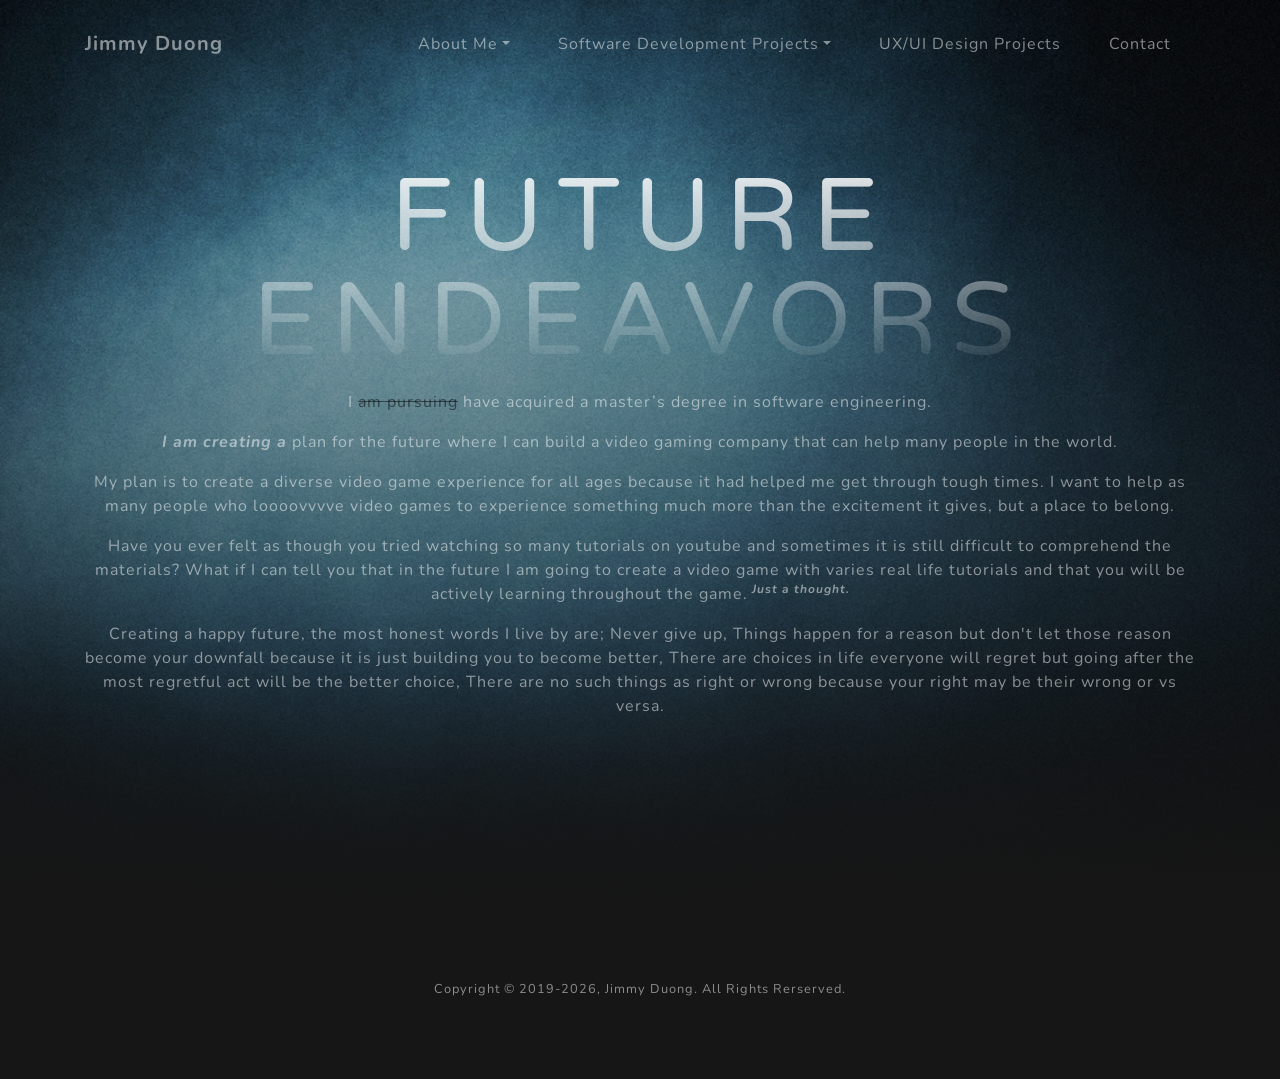
<file: dreamgoal.html>
<!DOCTYPE html>
<html lang="en">

<head>

  <meta charset="utf-8">
  <meta name="viewport" content="width=device-width, initial-scale=1, shrink-to-fit=no">
  <meta name="description" content="">
  <meta name="author" content="">

  <title>Future Endeavors</title>

  <!-- Bootstrap core CSS -->
  <link href="vendor/bootstrap/css/bootstrap.min.css" rel="stylesheet">

  <!-- Custom fonts for this template -->
  <link href="vendor/fontawesome-free/css/all.min.css" rel="stylesheet">
  <link href="https://fonts.googleapis.com/css?family=Varela+Round" rel="stylesheet">
  <link href="https://fonts.googleapis.com/css?family=Nunito:200,200i,300,300i,400,400i,600,600i,700,700i,800,800i,900,900i" rel="stylesheet">

  <!-- Custom styles for this template -->
  <link href="css/grayscale.min.css" rel="stylesheet">

</head>

<body id="page-top">
  
  <!-- Navigation -->
  <nav class="navbar navbar-expand-lg navbar-light fixed-top" id="mainNav">
    <div class="container">
      <a class="navbar-brand js-scroll-trigger" href="index.html">Jimmy Duong</a>
      <button class="navbar-toggler navbar-toggler-right" type="button" data-toggle="collapse" data-target="#navbarResponsive" aria-controls="navbarResponsive" aria-expanded="false" aria-label="Toggle navigation">
        Menu
        <i class="fas fa-bars"></i>
      </button>
      <div class="collapse navbar-collapse" id="navbarResponsive">
        <ul class="navbar-nav ml-auto">
         <li class="nav-item dropdown">
            <a class="nav-link dropdown-toggle" href="#" id ="navbarDropdown" role ="button" data-toggle="dropdown" aria-haspopup="true" aria-expanded="false">About Me</a>
              <div class="dropdown-menu dropdown-menu-right animate slideIn" aria-labelledby="navbarDropdown">
            <a class="dropdown-item" href="dreamgoal.html">Future Endeavors</a>
            <a class="dropdown-item" href="model.html">Model
              <span class="sr-only">(current)</span>
            </a>
            <a class="dropdown-item" download href="Duong_Jimmy_Resume.pdf">Download Resume</a>
            <a class="dropdown-item" download href="Resolutions - 06-24-2015 Conference_Board Meeting - RESOLUTION NO. 19.pdf">Download High School Achievement</a>
          </li>
          <li class="nav-item dropdown">
            <a class="nav-link dropdown-toggle" href="#" id ="navbarDropdown" role ="button" data-toggle="dropdown" aria-haspopup="true" aria-expanded="false">Software Development Projects</a>
              <div class="dropdown-menu dropdown-menu-right animate slideIn" aria-labelledby="navbarDropdown">
            <a class="dropdown-item" href="snakegame.html">Snake Game</a>
            <a class="dropdown-item" href="petrinet.html">Petri Net</a>
            <a class="dropdown-item" href="outlookmobileapp.html">The Outlook Mobile Application</a>
          </li>
          <li class="nav-item">
            <a class="nav-link" href="uxdesign.html">UX/UI Design Projects</a>
          </li>
          <li class="nav-item">
            <a class="nav-link" href="contact.html">Contact</a>
          </li>
        </ul>
      </div>
    </div>
  </nav>

  <!-- Header -->
  <header class="masthead">
    <div class="container d-flex h-100 align-items-center">
      <div class="mx-auto text-center">
        <h1 class="mx-auto my-0 text-uppercase">Future Endeavors</h1>
        <p class="text-white-50 mt-3">I <del class="text-black-50">am pursuing</del> have acquired a master’s degree in software engineering. </p>
        <p class="text-white-50"><i><strong>I am creating a</strong></i> plan for the future where I can build a video gaming company that can help many people in the world. 
        <p class="text-white-50">  My plan is to create a diverse video game experience for all ages because it had helped me get through tough times.
          I want to help as many people who loooovvvve video games to experience something much more than the excitement it gives, 
          but a place to belong.</p> 
        <p class="text-white-50">  Have you ever felt as though you tried watching so many tutorials on youtube and sometimes it is still difficult to comprehend the materials? 
          What if I can tell you that in the future I am going to create a video game with varies real life tutorials and that you will be actively learning throughout the game.<sup><i><strong> Just a thought.</strong></i></sup>
          </sup></p>
        <p class="text-white-50">Creating a happy future, the most honest words I live by are; Never give up, Things happen for a reason but don't let those reason become your downfall because it is just building you to become better, There are choices in life everyone will regret but going after the most regretful act will be the better choice, There are no such things as right or wrong because your right may be their wrong or vs versa.</p> 
      </div>
    </div>
  </header>


  <!-- Footer -->
  <footer class="bg-black small text-center text-white-50">
    <div class="container">
      Copyright &copy; 2019-<script>document.write(new Date().getUTCFullYear());</script>, Jimmy Duong. All Rights Rerserved.
    </div>
  </footer>

  <!-- Bootstrap core JavaScript -->
  <script src="vendor/jquery/jquery.min.js"></script>
  <script src="vendor/bootstrap/js/bootstrap.bundle.min.js"></script>

  <!-- Plugin JavaScript -->
  <script src="vendor/jquery-easing/jquery.easing.min.js"></script>

  <!-- Custom scripts for this template -->
  <script src="js/grayscale.min.js"></script>

</body>

</html>
</file>
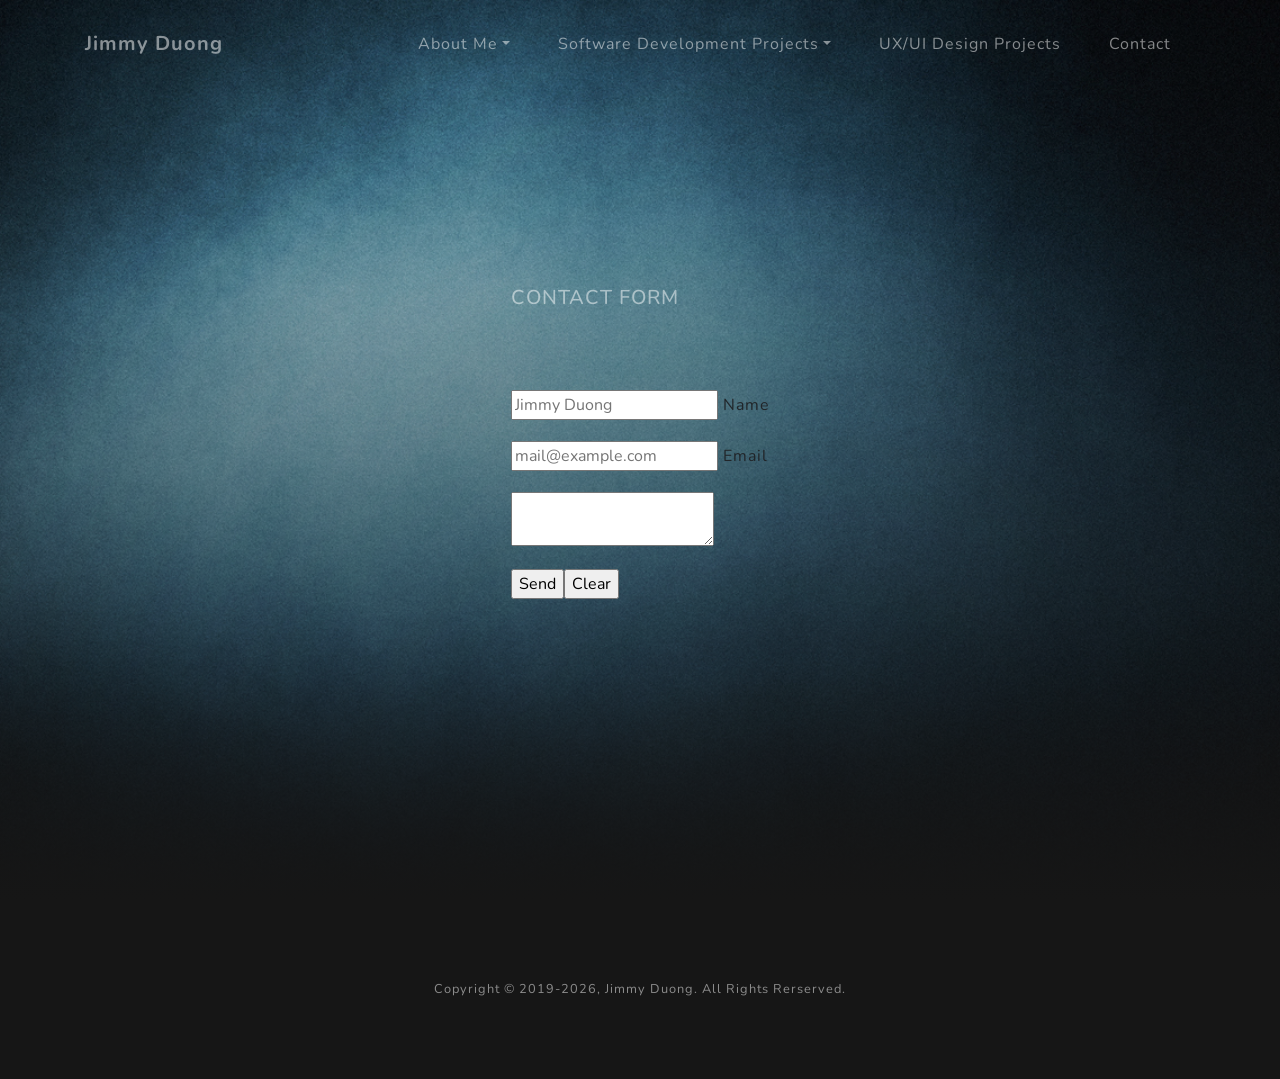
<file: EmailForm.html>
<!DOCTYPE html>
<html lang="en">

<head>

  <meta charset="utf-8">
  <meta name="viewport" content="width=device-width, initial-scale=1, shrink-to-fit=no">
  <meta name="description" content="">
  <meta name="author" content="">

  <title>Contact Information</title>

  <!-- Bootstrap core CSS -->
  <link href="vendor/bootstrap/css/bootstrap.min.css" rel="stylesheet">

  <!-- Custom fonts for this template -->
  <link href="vendor/fontawesome-free/css/all.min.css" rel="stylesheet">
  <link href="https://fonts.googleapis.com/css?family=Varela+Round" rel="stylesheet">
  <link href="https://fonts.googleapis.com/css?family=Nunito:200,200i,300,300i,400,400i,600,600i,700,700i,800,800i,900,900i" rel="stylesheet">

  <!-- Custom styles for this template -->
  <link href="css/grayscale.min.css" rel="stylesheet">

</head>

<body id="page-top">

  <!-- Navigation -->
  <nav class="navbar navbar-expand-lg navbar-light fixed-top" id="mainNav">
    <div class="container">
      <a class="navbar-brand js-scroll-trigger" href="index.html">Jimmy Duong</a>
      <button class="navbar-toggler navbar-toggler-right" type="button" data-toggle="collapse" data-target="#navbarResponsive" aria-controls="navbarResponsive" aria-expanded="false" aria-label="Toggle navigation">
        Menu
        <i class="fas fa-bars"></i>
      </button>
      <div class="collapse navbar-collapse" id="navbarResponsive">
        <ul class="navbar-nav ml-auto">
          <li class="nav-item dropdown">
            <a class="nav-link dropdown-toggle" href="#" id ="navbarDropdown" role ="button" data-toggle="dropdown" aria-haspopup="true" aria-expanded="false">About Me</a>
              <div class="dropdown-menu dropdown-menu-right animate slideIn" aria-labelledby="navbarDropdown">
            <a class="dropdown-item" href="dreamgoal.html">Dream Goal</a>
            <a class="dropdown-item" href="model.html">Model
              <span class="sr-only">(current)</span>
            </a>
            <a class="dropdown-item" download href="Duong_Jimmy_Resume.pdf">Download Resume</a>
            <a class="dropdown-item" download href="Resolutions - 06-24-2015 Conference_Board Meeting - RESOLUTION NO. 19.pdf">Download High School Achievement</a>
          </li>
          <li class="nav-item dropdown">
            <a class="nav-link dropdown-toggle" href="#" id ="navbarDropdown" role ="button" data-toggle="dropdown" aria-haspopup="true" aria-expanded="false">Software Development Projects</a>
              <div class="dropdown-menu dropdown-menu-right animate slideIn" aria-labelledby="navbarDropdown">
            <a class="dropdown-item" href="snakegame.html">Snake Game</a>
            <a class="dropdown-item" href="petrinet.html">Petri Net</a>
            <a class="dropdown-item" href="outlookmobileapp.html">The Outlook Mobile Application</a>
          </li>
          <li class="nav-item">
            <a class="nav-link" href="uxdesign.html">UX/UI Design Projects</a>
          </li>
          <li class="nav-item">
            <a class="nav-link" href="contact.html">Contact</a>
          </li>
        </ul>
      </div>
    </div>
  </nav>

  <!-- Header -->
  <header class="masthead">
    <div class="container d-flex h-100 align-items-center">
      <div class="mx-auto text-left">
        <h2 class="text-white-50 my-0 text-uppercase">Contact Form</h2>
        <section class="contact-section">
    <div class="container">

      <div class="row">

        
        <form class="form" action="mail.php" method="POST">
          <p class="name">
              <input type="text" name="name" id="name" placeholder="Jimmy Duong"/>
              <label for="name">Name</label>
          </p>
          
          <p class="email">
              <input type="text" name="email" id="email" placeholder="mail@example.com"/>
              <label for="email">Email</label>
          </p>

          <p class="text">
            <textarea name="message" placeholder=""></textarea>
          </p>

          <p class="submit">
            <input type="submit" value="Send"><input type="reset" value="Clear">
          </p>


        </form>

      </div>
    </div>
  </section>
      </div>
    </div>
  </header>


  <!-- Footer -->
  <footer class="bg-black small text-center text-white-50">
    <div class="container">
      Copyright &copy; 2019-<script>document.write(new Date().getUTCFullYear());</script>, Jimmy Duong. All Rights Rerserved.
    </div>
  </footer>

  <!-- Bootstrap core JavaScript -->
  <script src="vendor/jquery/jquery.min.js"></script>
  <script src="vendor/bootstrap/js/bootstrap.bundle.min.js"></script>

  <!-- Plugin JavaScript -->
  <script src="vendor/jquery-easing/jquery.easing.min.js"></script>

  <!-- Custom scripts for this template -->
  <script src="js/grayscale.min.js"></script>

</body>

</html>
</file>
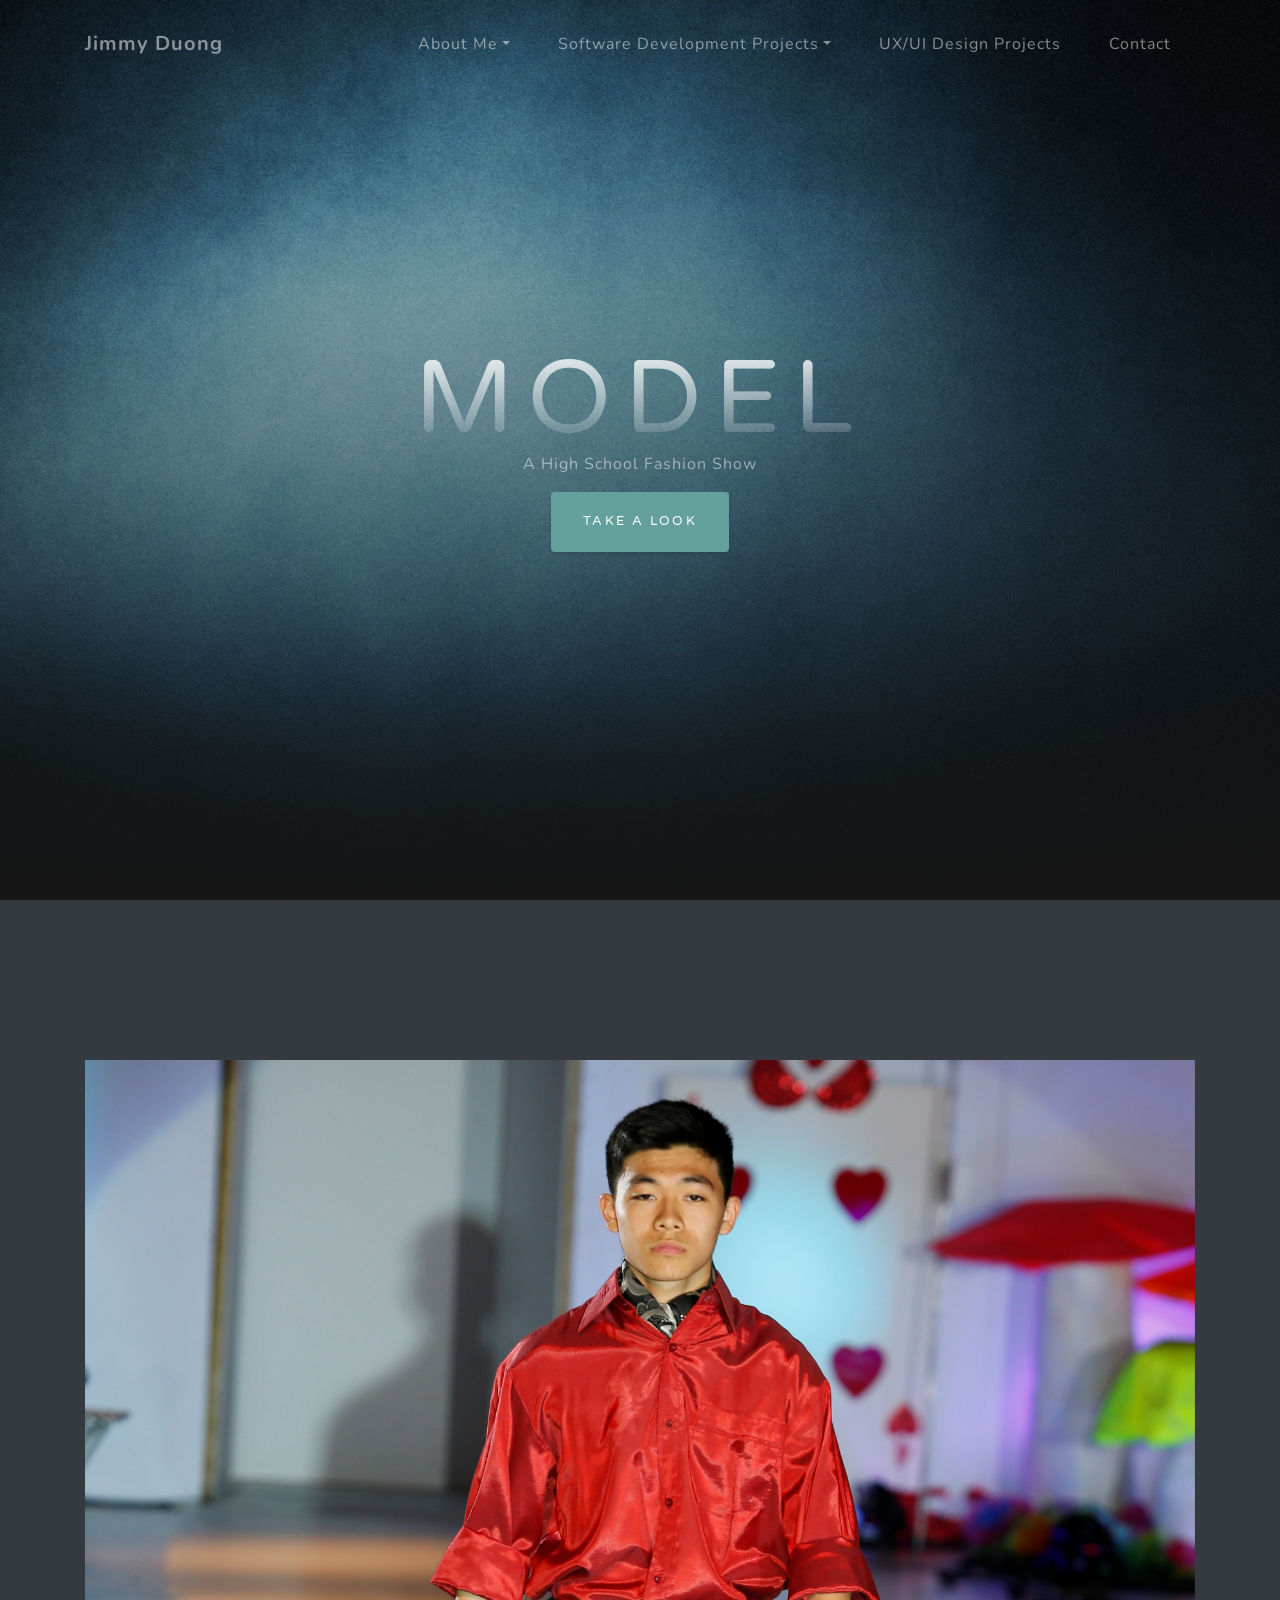
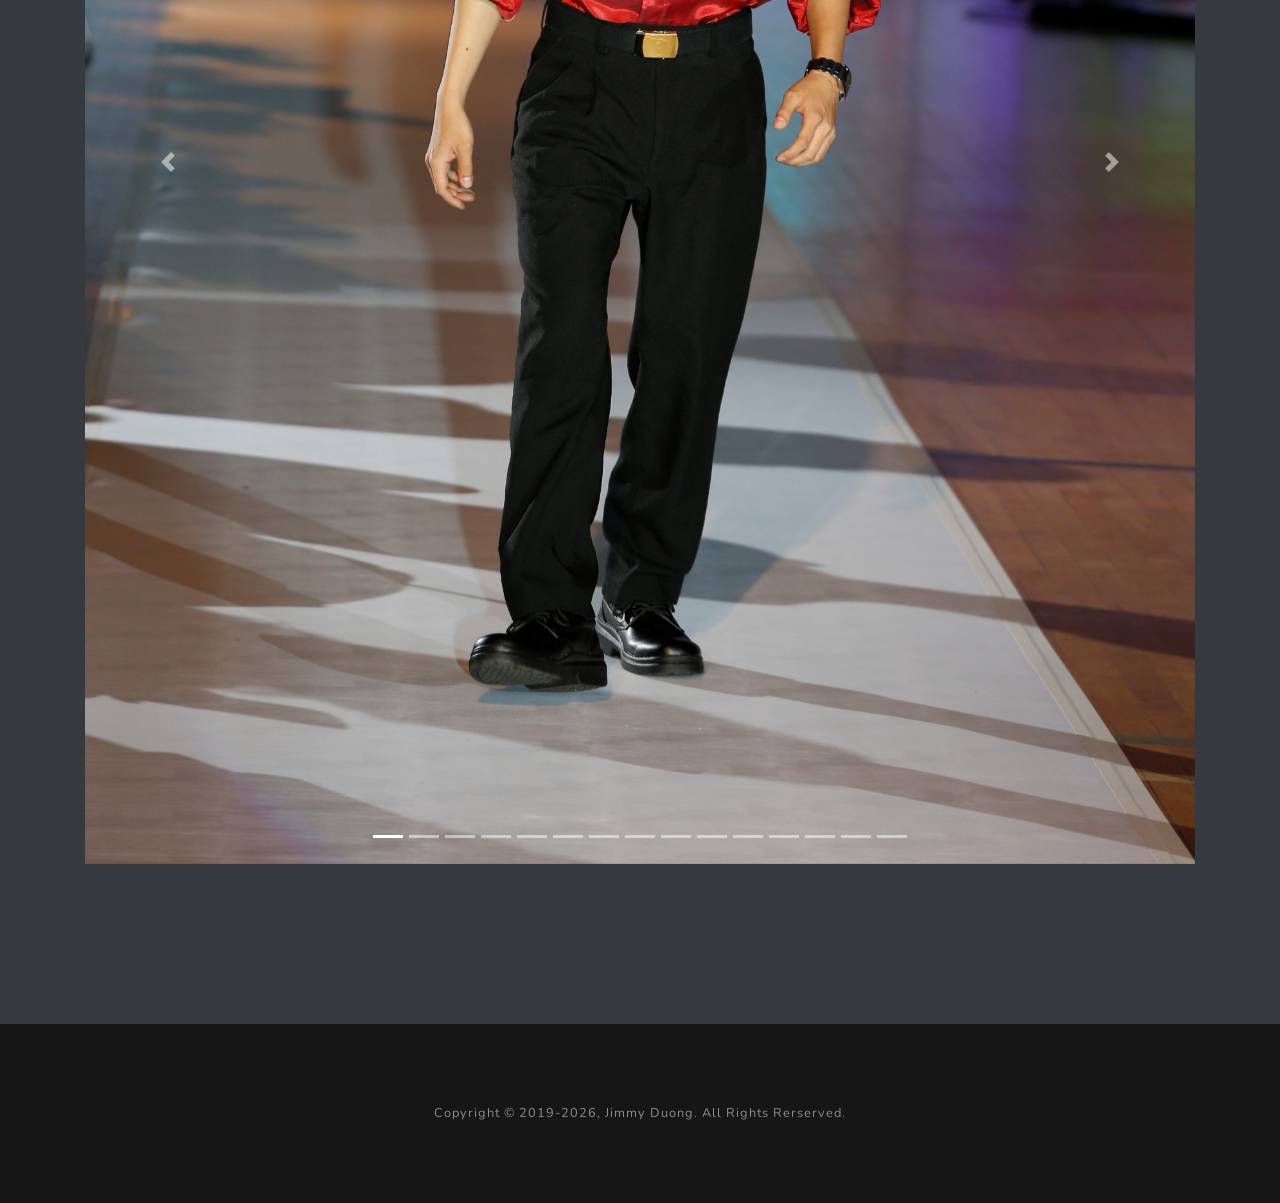
<file: model.html>
<!DOCTYPE html>
<html lang="en">

<head>

  <meta charset="utf-8">
  <meta name="viewport" content="width=device-width, initial-scale=1, shrink-to-fit=no">
  <meta name="description" content="">
  <meta name="author" content="">

  <title>Jimmy Duong</title>

  <!-- Bootstrap core CSS -->
  <link href="vendor/bootstrap/css/bootstrap.min.css" rel="stylesheet">

  <!-- Custom fonts for this template -->
  <link href="vendor/fontawesome-free/css/all.min.css" rel="stylesheet">
  <link href="https://fonts.googleapis.com/css?family=Varela+Round" rel="stylesheet">
  <link href="https://fonts.googleapis.com/css?family=Nunito:200,200i,300,300i,400,400i,600,600i,700,700i,800,800i,900,900i" rel="stylesheet">

  <!-- Custom styles for this template -->
  <link href="css/grayscale.min.css" rel="stylesheet">

</head>

<body id="page-top">

  <!-- Navigation -->
  <nav class="navbar navbar-expand-lg navbar-light fixed-top" id="mainNav">
    <div class="container">
      <a class="navbar-brand js-scroll-trigger" href="index.html">Jimmy Duong</a>
      <button class="navbar-toggler navbar-toggler-right" type="button" data-toggle="collapse" data-target="#navbarResponsive" aria-controls="navbarResponsive" aria-expanded="false" aria-label="Toggle navigation">
        Menu
        <i class="fas fa-bars"></i>
      </button>
      <div class="collapse navbar-collapse" id="navbarResponsive">
        <ul class="navbar-nav ml-auto">
         <li class="nav-item dropdown">
            <a class="nav-link dropdown-toggle" href="#" id ="navbarDropdown" role ="button" data-toggle="dropdown" aria-haspopup="true" aria-expanded="false">About Me</a>
              <div class="dropdown-menu dropdown-menu-right animate slideIn" aria-labelledby="navbarDropdown">
            <a class="dropdown-item" href="dreamgoal.html">Future Endeavors</a>
            <a class="dropdown-item" href="model.html">Model
              <span class="sr-only">(current)</span>
            </a>
            <a class="dropdown-item" download href="Duong_Jimmy_Resume.pdf">Download Resume</a>
            <a class="dropdown-item" download href="Resolutions - 06-24-2015 Conference_Board Meeting - RESOLUTION NO. 19.pdf">Download High School Achievement</a>
          </li>
          <li class="nav-item dropdown">
            <a class="nav-link dropdown-toggle" href="#" id ="navbarDropdown" role ="button" data-toggle="dropdown" aria-haspopup="true" aria-expanded="false">Software Development Projects</a>
              <div class="dropdown-menu dropdown-menu-right animate slideIn" aria-labelledby="navbarDropdown">
            <a class="dropdown-item" href="snakegame.html">Snake Game</a>
            <a class="dropdown-item" href="petrinet.html">Petri Net</a>
            <a class="dropdown-item" href="outlookmobileapp.html">The Outlook Mobile Application</a>
          </li>
          <li class="nav-item">
            <a class="nav-link" href="uxdesign.html">UX/UI Design Projects</a>
          </li>
          <li class="nav-item">
            <a class="nav-link" href="contact.html">Contact</a>
          </li>
        </ul>
      </div>
    </div>
  </nav>

  <!-- Header -->
  <header class="masthead">
    <div class="container d-flex h-100 align-items-center">
      <div class="mx-auto text-center">
        <h1 class="mx-auto my-0 text-uppercase">Model</h1>
         <p class="text-white-50">A High School Fashion Show</p>
        <a href="#fashion" class="btn btn-primary js-scroll-trigger">Take a Look</a>
      </div>
    </div>
  </header>


 <section id="fashion" class="projects-section bg-dark">
    <div class="container d-flex h-100 align-items-center">
      <div class="mx-auto text-center">
      </div>
      
<div id="carouselExampleIndicators" class="carousel slide" data-ride="carousel">
  
  <ol class="carousel-indicators">
    <li data-target="#carouselExampleIndicators" data-slide-to="0" class="active"></li>
    <li data-target="#carouselExampleIndicators" data-slide-to="1"></li>
    <li data-target="#carouselExampleIndicators" data-slide-to="2"></li>
    <li data-target="#carouselExampleIndicators" data-slide-to="3"></li>
    <li data-target="#carouselExampleIndicators" data-slide-to="4"></li>
    <li data-target="#carouselExampleIndicators" data-slide-to="5"></li>
    <li data-target="#carouselExampleIndicators" data-slide-to="6"></li>
    <li data-target="#carouselExampleIndicators" data-slide-to="7"></li>
    <li data-target="#carouselExampleIndicators" data-slide-to="8"></li>
    <li data-target="#carouselExampleIndicators" data-slide-to="9"></li>
    <li data-target="#carouselExampleIndicators" data-slide-to="10"></li>
    <li data-target="#carouselExampleIndicators" data-slide-to="11"></li>
    <li data-target="#carouselExampleIndicators" data-slide-to="12"></li>
    <li data-target="#carouselExampleIndicators" data-slide-to="13"></li>
    <li data-target="#carouselExampleIndicators" data-slide-to="14"></li>
  </ol>
  <div class="carousel-inner"style="width: 100%; height: 100%px">
    
     <div class="carousel-item active">
        <img class="d-block w-100" src="img/MPFS15-0411.JPG" alt="First slide">
      </div>
      <div class="carousel-item">
        <img class="d-block w-100" src="img/MPFS15-0412.JPG" alt="Second slide">
      </div>
      <div class="carousel-item">
        <img class="d-block w-100" src="img/MPFS15-0413.JPG" alt="Third slide">
      </div>
      <div class="carousel-item">
        <img class="d-block w-100" src="img/MPFS15-0506.JPG" alt="Fourth slide">
      </div>
      <div class="carousel-item">
        <img class="d-block w-100" src="img/MPFS15-0507.JPG" alt="Fifth slide">
      </div>
      <div class="carousel-item">
        <img class="d-block w-100" src="img/MPFS15-0508.JPG" alt="Sixth slide">
      </div>
      <div class="carousel-item">
        <img class="d-block w-100" src="img/MPFS15-0509.JPG" alt="Seventh slide">
      </div>
      <div class="carousel-item">
        <img class="d-block w-100" src="img/MPFS15-0726.JPG" alt="Eighth slide">
      </div>
      <div class="carousel-item">
        <img class="d-block w-100" src="img/MPFS15-0727.JPG" alt="Ninth slide">
      </div>
      <div class="carousel-item">
        <img class="d-block w-100" src="img/MPFS15-0728.JPG" alt="Tenth slide">
      </div>
      <div class="carousel-item">
        <img class="d-block w-100" src="img/MPFS15-0729.JPG" alt="Eleventh slide">
      </div>
      <div class="carousel-item">
        <img class="d-block w-100" src="img/MPFS15-0985.JPG" alt="Twelfth slide">
      </div>
      <div class="carousel-item">
        <img class="d-block w-100" src="img/MPFS15-0986.JPG" alt="Thirteenth slide">
      </div>
      <div class="carousel-item">
        <img class="d-block w-100" src="img/MPFS15-0987.JPG" alt="Fourteenth slide">
      </div>
      <div class="carousel-item">
        <img class="d-block w-100" src="img/MPFS15-0988.JPG" alt="Fifteenth slide">
      </div>
    </div>
  <a class="carousel-control-prev" href="#carouselExampleIndicators" role="button" data-slide="prev">
    <span class="carousel-control-prev-icon" aria-hidden="true"></span>
    <span class="sr-only">Previous</span>
  </a>
  <a class="carousel-control-next" href="#carouselExampleIndicators" role="button" data-slide="next">
    <span class="carousel-control-next-icon" aria-hidden="true"></span>
    <span class="sr-only">Next</span>
  </a>
</div>
</div>
</section>


  <!-- Footer -->
  <footer class="bg-black small text-center text-white-50">
    <div class="container">
      Copyright &copy; 2019-<script>document.write(new Date().getUTCFullYear());</script>, Jimmy Duong. All Rights Rerserved.
    </div>
  </footer>

  <!-- Bootstrap core JavaScript -->
  <script src="vendor/jquery/jquery.min.js"></script>
  <script src="vendor/bootstrap/js/bootstrap.bundle.min.js"></script>

  <!-- Plugin JavaScript -->
  <script src="vendor/jquery-easing/jquery.easing.min.js"></script>

  <!-- Custom scripts for this template -->
  <script src="js/grayscale.min.js"></script>

</body>

</html>
</file>
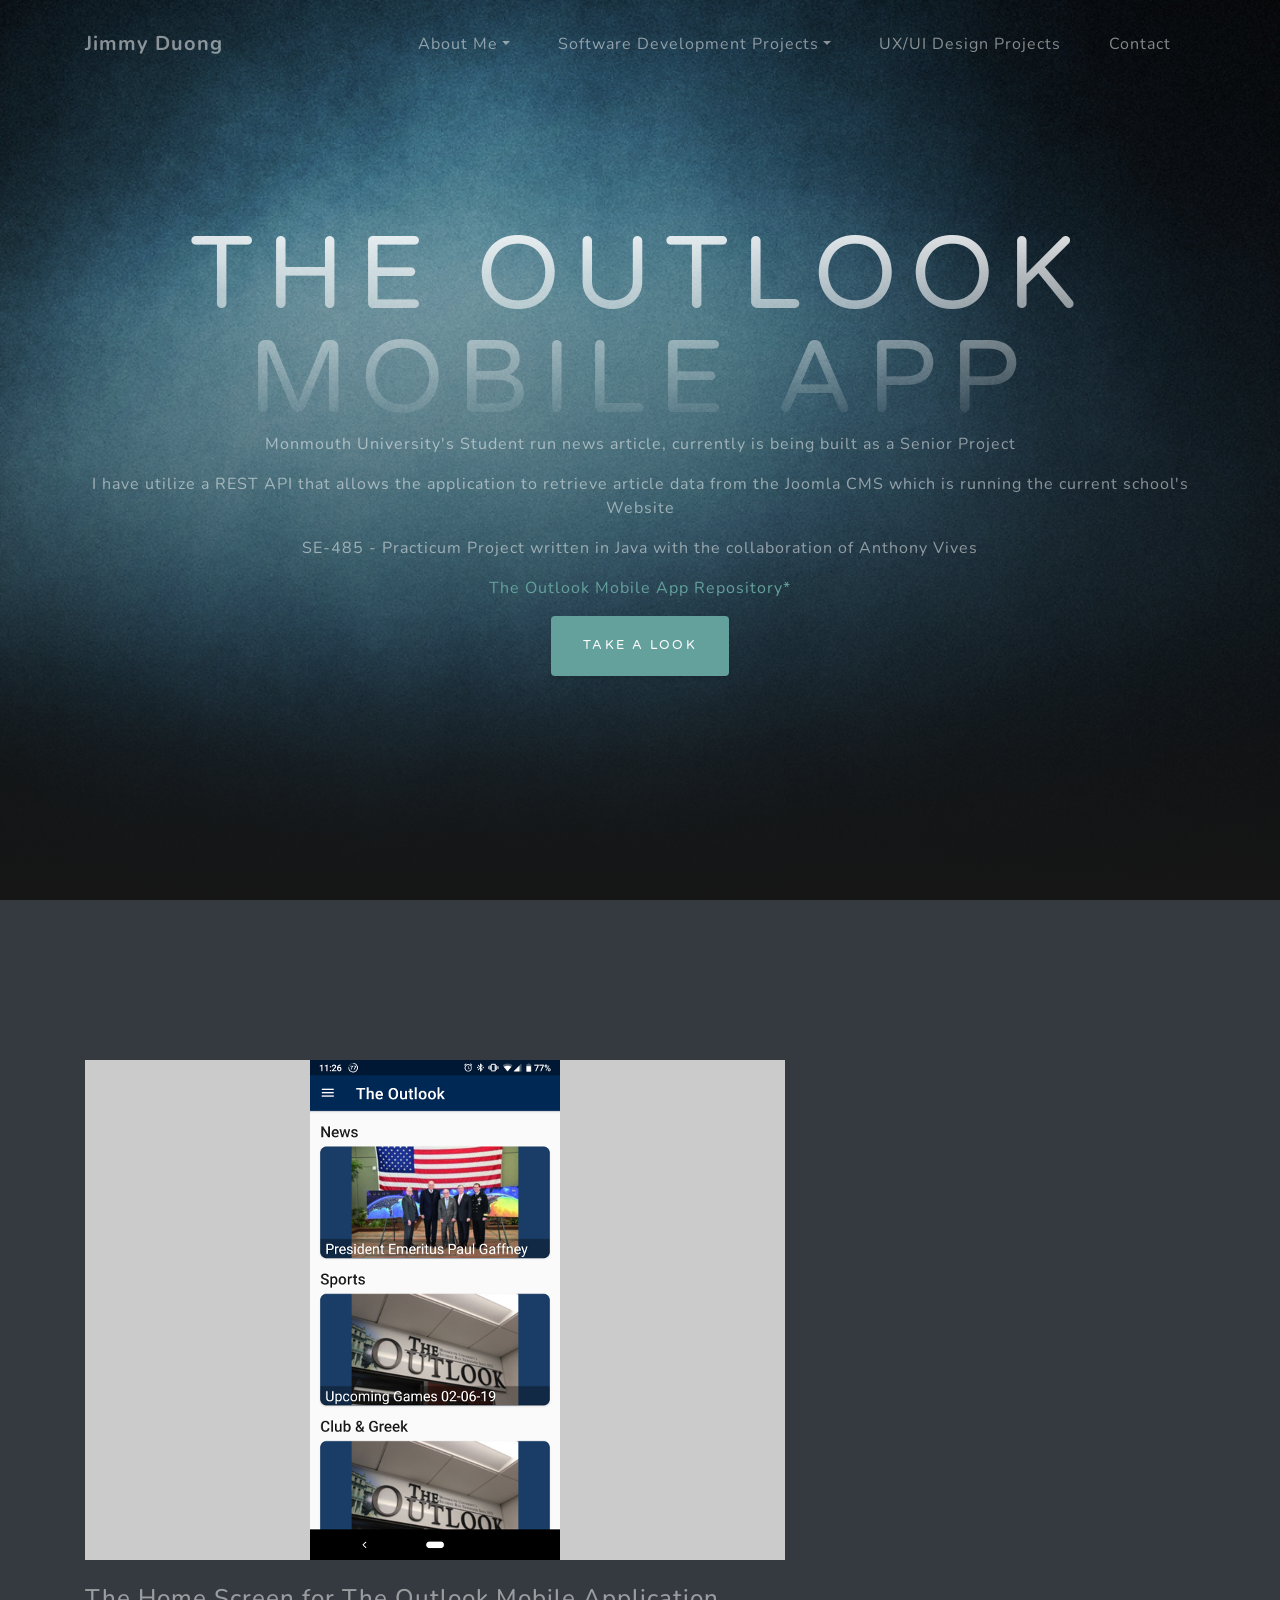
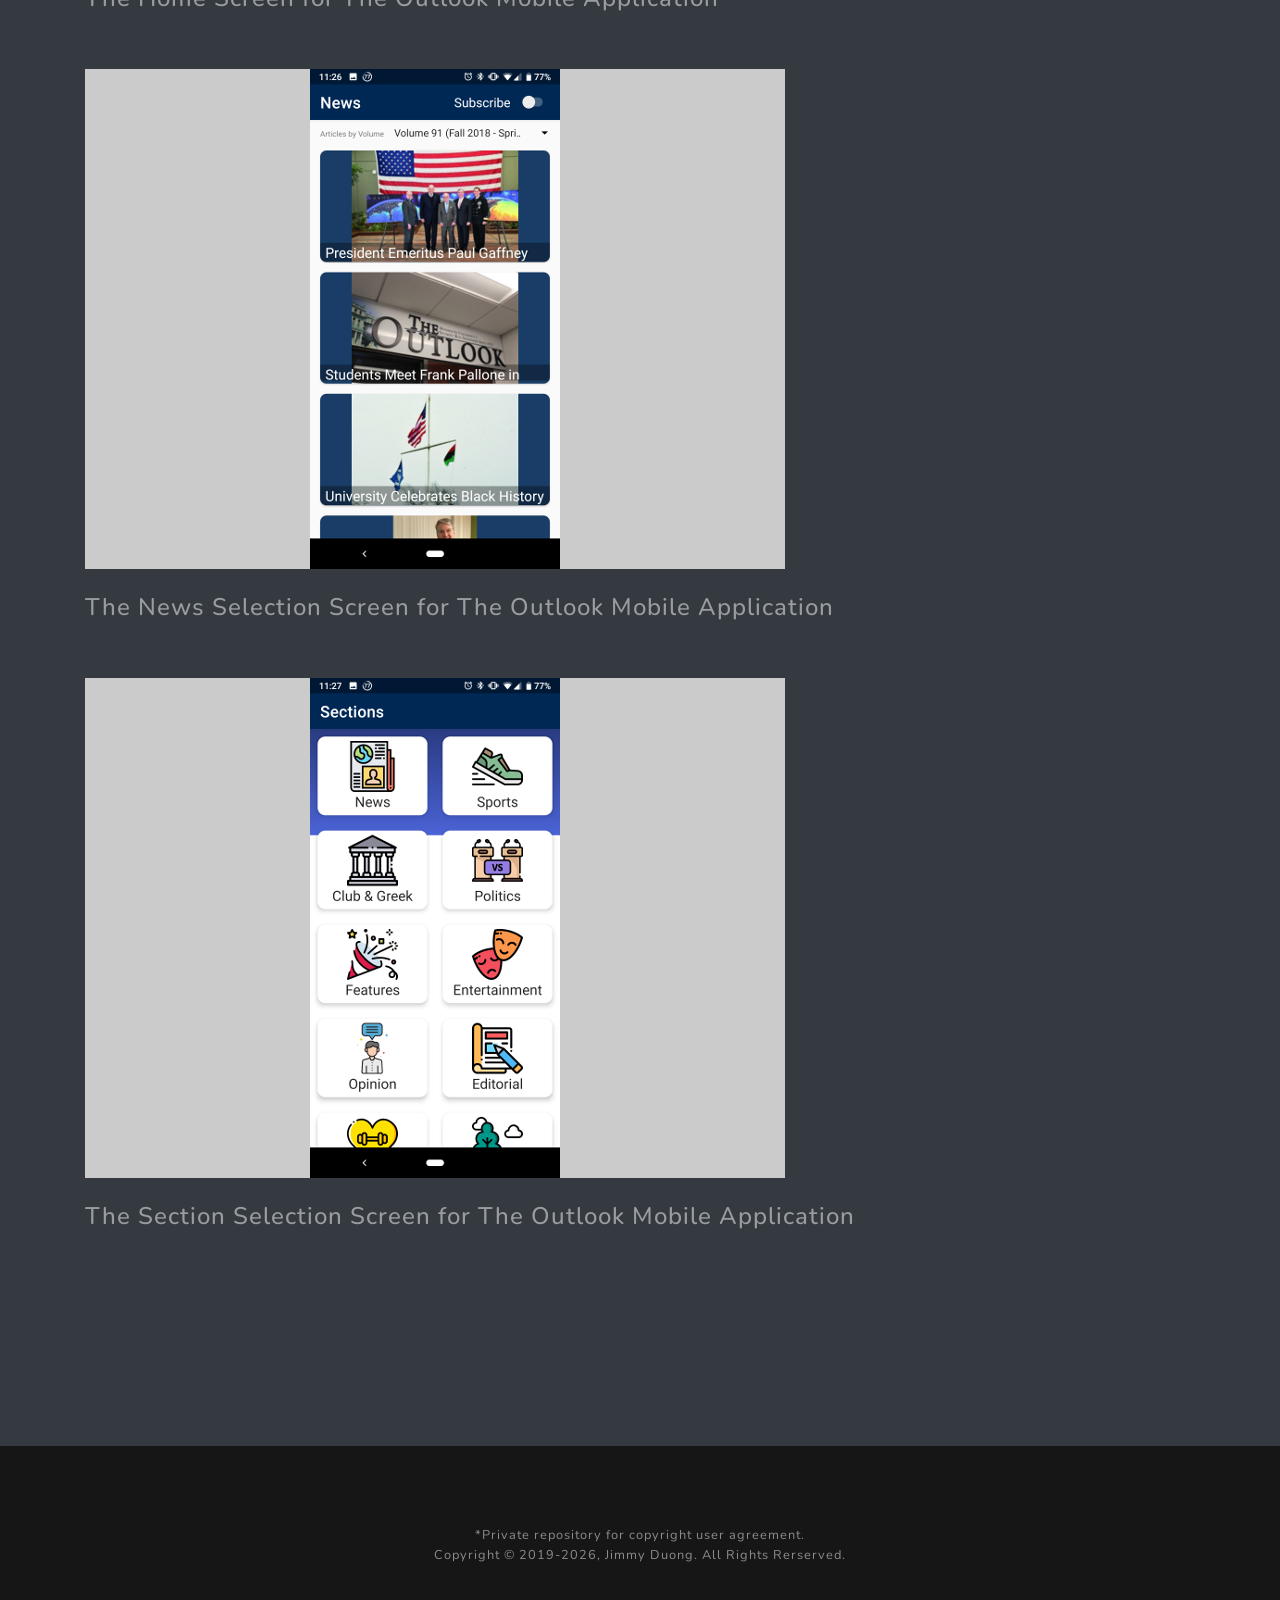
<file: outlookmobileapp.html>
<!DOCTYPE html>
<html lang="en">

<head>

  <meta charset="utf-8">
  <meta name="viewport" content="width=device-width, initial-scale=1, shrink-to-fit=no">
  <meta name="description" content="">
  <meta name="author" content="">

  <title>Software Development</title>

  <!-- Bootstrap core CSS -->
  <link href="vendor/bootstrap/css/bootstrap.min.css" rel="stylesheet">

  <!-- Custom fonts for this template -->
  <link href="vendor/fontawesome-free/css/all.min.css" rel="stylesheet">
  <link href="https://fonts.googleapis.com/css?family=Varela+Round" rel="stylesheet">
  <link href="https://fonts.googleapis.com/css?family=Nunito:200,200i,300,300i,400,400i,600,600i,700,700i,800,800i,900,900i" rel="stylesheet">

  <!-- Custom styles for this template -->
  <link href="css/grayscale.min.css" rel="stylesheet">

</head>

<body id="page-top">

  <!-- Navigation -->
  <nav class="navbar navbar-expand-lg navbar-light fixed-top" id="mainNav">
    <div class="container">
      <a class="navbar-brand js-scroll-trigger" href="index.html">Jimmy Duong</a>
      <button class="navbar-toggler navbar-toggler-right" type="button" data-toggle="collapse" data-target="#navbarResponsive" aria-controls="navbarResponsive" aria-expanded="false" aria-label="Toggle navigation">
        Menu
        <i class="fas fa-bars"></i>
      </button>
      <div class="collapse navbar-collapse" id="navbarResponsive">
        <ul class="navbar-nav ml-auto">
         <li class="nav-item dropdown">
            <a class="nav-link dropdown-toggle" href="#" id ="navbarDropdown" role ="button" data-toggle="dropdown" aria-haspopup="true" aria-expanded="false">About Me</a>
              <div class="dropdown-menu dropdown-menu-right animate slideIn" aria-labelledby="navbarDropdown">
            <a class="dropdown-item" href="dreamgoal.html">Future Endeavors</a>
            <a class="dropdown-item" href="model.html">Model
              <span class="sr-only">(current)</span>
            </a>
            <a class="dropdown-item" download href="Duong_Jimmy_Resume.pdf">Download Resume</a>
            <a class="dropdown-item" download href="Resolutions - 06-24-2015 Conference_Board Meeting - RESOLUTION NO. 19.pdf">Download High School Achievement</a>
          </li>
          <li class="nav-item dropdown">
            <a class="nav-link dropdown-toggle" href="#" id ="navbarDropdown" role ="button" data-toggle="dropdown" aria-haspopup="true" aria-expanded="false">Software Development Projects</a>
              <div class="dropdown-menu dropdown-menu-right animate slideIn" aria-labelledby="navbarDropdown">
            <a class="dropdown-item" href="snakegame.html">Snake Game</a>
            <a class="dropdown-item" href="petrinet.html">Petri Net</a>
            <a class="dropdown-item" href="outlookmobileapp.html">The Outlook Mobile Application</a>
          </li>
          <li class="nav-item">
            <a class="nav-link" href="uxdesign.html">UX/UI Design Projects</a>
          </li>
          <li class="nav-item">
            <a class="nav-link" href="contact.html">Contact</a>
          </li>
        </ul>
      </div>
    </div>
  </nav>

  <!-- Header -->
  <header class="masthead">
    <div class="container d-flex h-100 align-items-center">
      <div class="mx-auto text-center">
        <h1 class="mx-auto my-0 text-uppercase">The Outlook Mobile App</h1>
         <p class="text-white-50">Monmouth University's Student run news article, currently is being built as a Senior Project</p> 
         <p class="text-white-50"> I have utilize a REST API that allows the application to retrieve article data from the Joomla CMS which is running the current school's Website</p>
          <p class ="text-white-50">SE-485 - Practicum Project written in Java with the collaboration of Anthony Vives</p>
            <p class="text-white-50">
              <a href="https://github.com/anthonydvives/the-outlook" target="_blank">The Outlook Mobile App Repository*</a>
            </p>
        <a href="#theOutLookApp" class="btn btn-primary js-scroll-trigger">Take a Look</a>
      </div>
    </div>
  </header>
<!-- Projects Section -->
  <section id="theOutLookApp" class="projects-section bg-dark">
    <div class="container">

      <!-- Featured Project Row -->
      <div class="row align-items-center no-gutters mb-4 mb-lg-5">
        <img class="img-fluid mb-3 mb-lg-0" src="img/the-outlook-1.png" alt="">
         <h4 class="text-white-50 mt-4">The Home Screen for The Outlook Mobile Application</h4>
      </div>

      <div class="row align-items-center no-gutters mb-4 mb-lg-5">
        <img class="img-fluid mb-3 mb-lg-0" src="img/the-outlook-2.png" alt="">
         <h4 class="text-white-50 mt-4">The News Selection Screen for The Outlook Mobile Application</h4>
      </div>

      <div class="row align-items-center no-gutters mb-4 mb-lg-5">
        <img class="img-fluid mb-3 mb-lg-0" src="img/the-outlook-3.png" alt="">
         <h4 class="text-white-50 mt-4">The Section Selection Screen for The Outlook Mobile Application</h4>
      </div>
    </div>
  </section>

  <!-- Footer -->
  <footer class="bg-black small text-center text-white-50">
    <div class="container">
      <div>
        *Private repository for copyright user agreement.
      </div>
      Copyright &copy; 2019-<script>document.write(new Date().getUTCFullYear());</script>, Jimmy Duong. All Rights Rerserved.
    </div>
  </footer>

  <!-- Bootstrap core JavaScript -->
  <script src="vendor/jquery/jquery.min.js"></script>
  <script src="vendor/bootstrap/js/bootstrap.bundle.min.js"></script>

  <!-- Plugin JavaScript -->
  <script src="vendor/jquery-easing/jquery.easing.min.js"></script>

  <!-- Custom scripts for this template -->
  <script src="js/grayscale.min.js"></script>

</body>

</html>
</file>
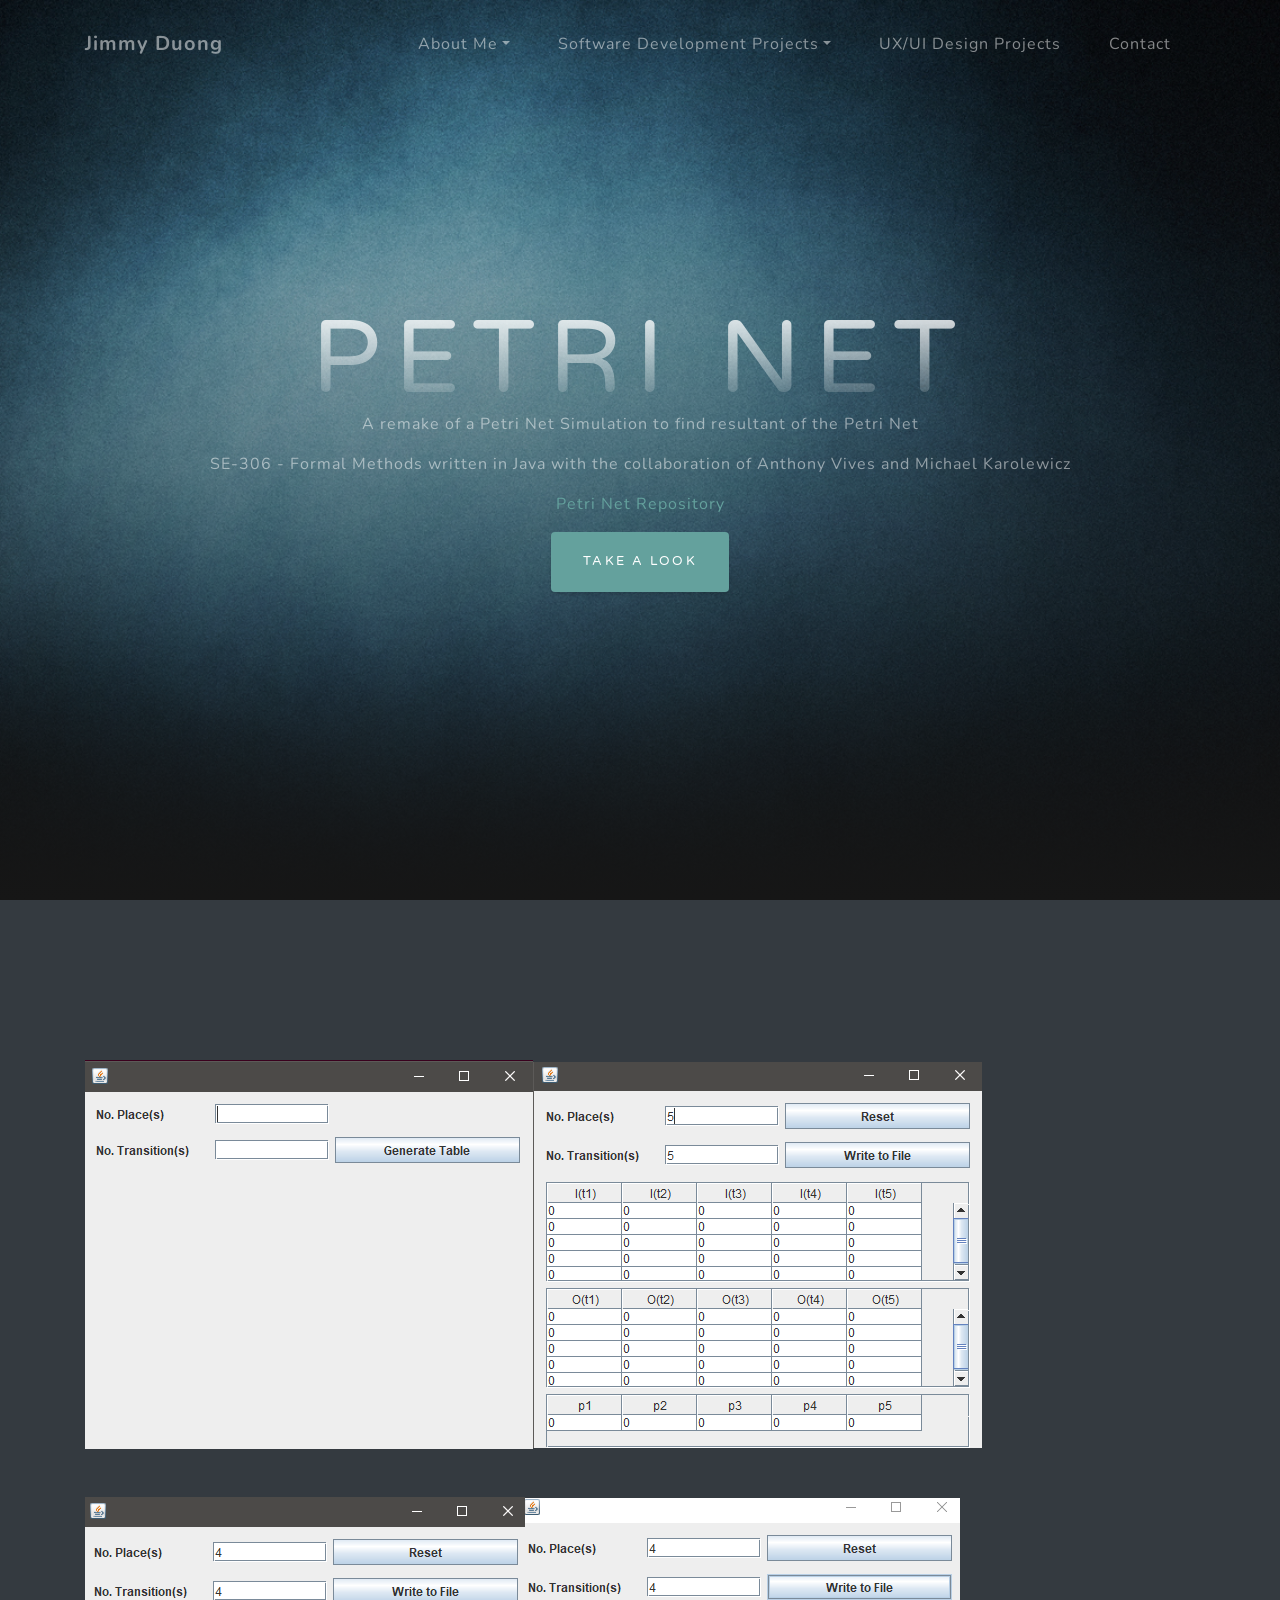
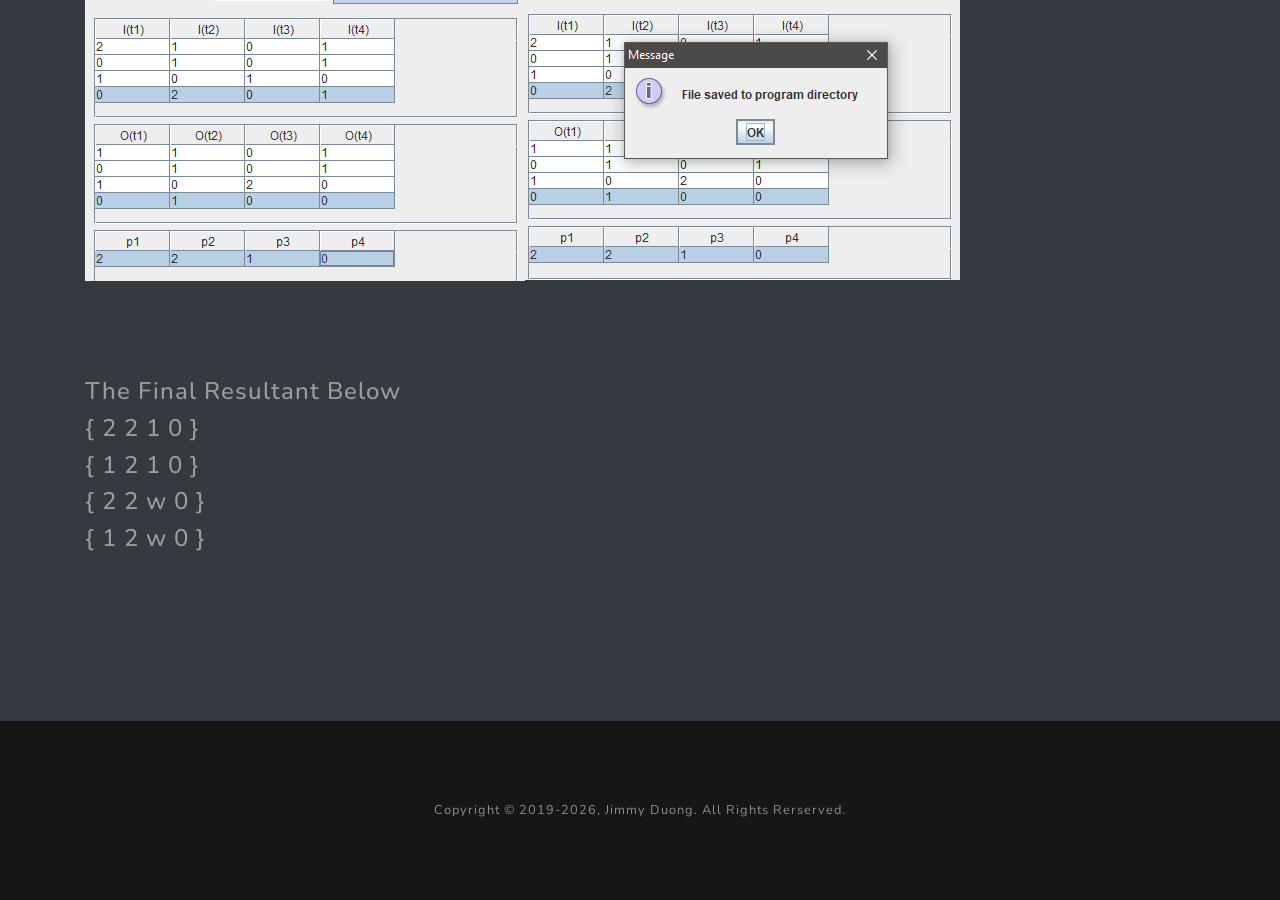
<file: petrinet.html>
<!DOCTYPE html>
<html lang="en">

<head>

  <meta charset="utf-8">
  <meta name="viewport" content="width=device-width, initial-scale=1, shrink-to-fit=no">
  <meta name="description" content="">
  <meta name="author" content="">

  <title>Software Development</title>

  <!-- Bootstrap core CSS -->
  <link href="vendor/bootstrap/css/bootstrap.min.css" rel="stylesheet">

  <!-- Custom fonts for this template -->
  <link href="vendor/fontawesome-free/css/all.min.css" rel="stylesheet">
  <link href="https://fonts.googleapis.com/css?family=Varela+Round" rel="stylesheet">
  <link href="https://fonts.googleapis.com/css?family=Nunito:200,200i,300,300i,400,400i,600,600i,700,700i,800,800i,900,900i" rel="stylesheet">

  <!-- Custom styles for this template -->
  <link href="css/grayscale.min.css" rel="stylesheet">

</head>

<body id="page-top">

  <!-- Navigation -->
  <nav class="navbar navbar-expand-lg navbar-light fixed-top" id="mainNav">
    <div class="container">
      <a class="navbar-brand js-scroll-trigger" href="index.html">Jimmy Duong</a>
      <button class="navbar-toggler navbar-toggler-right" type="button" data-toggle="collapse" data-target="#navbarResponsive" aria-controls="navbarResponsive" aria-expanded="false" aria-label="Toggle navigation">
        Menu
        <i class="fas fa-bars"></i>
      </button>
      <div class="collapse navbar-collapse" id="navbarResponsive">
        <ul class="navbar-nav ml-auto">
         <li class="nav-item dropdown">
            <a class="nav-link dropdown-toggle" href="#" id ="navbarDropdown" role ="button" data-toggle="dropdown" aria-haspopup="true" aria-expanded="false">About Me</a>
              <div class="dropdown-menu dropdown-menu-right animate slideIn" aria-labelledby="navbarDropdown">
            <a class="dropdown-item" href="dreamgoal.html">Future Endeavors</a>
            <a class="dropdown-item" href="model.html">Model
              <span class="sr-only">(current)</span>
            </a>
            <a class="dropdown-item" download href="Duong_Jimmy_Resume.pdf">Download Resume</a>
            <a class="dropdown-item" download href="Resolutions - 06-24-2015 Conference_Board Meeting - RESOLUTION NO. 19.pdf">Download High School Achievement</a>
          </li>
          <li class="nav-item dropdown">
            <a class="nav-link dropdown-toggle" href="#" id ="navbarDropdown" role ="button" data-toggle="dropdown" aria-haspopup="true" aria-expanded="false">Software Development Projects</a>
              <div class="dropdown-menu dropdown-menu-right animate slideIn" aria-labelledby="navbarDropdown">
            <a class="dropdown-item" href="snakegame.html">Snake Game</a>
            <a class="dropdown-item" href="petrinet.html">Petri Net</a>
            <a class="dropdown-item" href="outlookmobileapp.html">The Outlook Mobile Application</a>
          </li>
          <li class="nav-item">
            <a class="nav-link" href="uxdesign.html">UX/UI Design Projects</a>
          </li>
          <li class="nav-item">
            <a class="nav-link" href="contact.html">Contact</a>
          </li>
        </ul>
      </div>
    </div>
  </nav>
  
  <!-- Header -->
  <header class="masthead">
    <div class="container d-flex h-100 align-items-center">
      <div class="mx-auto text-center">
        <h1 class="mx-auto my-0 text-uppercase">Petri Net</h1>
         <p class="text-white-50">A remake of a Petri Net Simulation to find resultant of the Petri Net</p>
         <p class="text-white-50">SE-306 - Formal Methods written in Java with the collaboration of Anthony Vives and Michael Karolewicz</p>
            <p class="text-white-50">
              <a href="https://github.com/anthonydvives/petri-net" target="_blank">Petri Net Repository</a>
            </p>
          <a href="#screenshotsPetriNet" class="btn btn-primary js-scroll-trigger">Take a Look</a>
      </div>
    </div>
  </header>
<!-- Projects Section -->
  <section id="screenshotsPetriNet" class="projects-section bg-dark">
    <div class="container">

      <!-- Featured Project Row -->
      <div class="row align-items-center no-gutters mb-4 mb-lg-5">
        <div class="column align-items-center no-gutters mb-4 mb-lg-5">
        <img class="img-fluid mb-3 mb-lg-0" src="img/table_selection.png" alt="">
      </div>
      <div class="column align-items-center no-gutters mb-4 mb-lg-5">
        <img class="img-fluid mb-3 mb-lg-0" src="img/inputs_and_outputs.png" alt="">
      </div>
      <div class="column align-items-center no-gutters mb-4 mb-lg-5">
        <img class="img-fluid mb-3 mb-lg-0" src="img/inputed_numbers.png" alt="">
      </div>
      <div class="column align-items-center no-gutters mb-4 mb-lg-5">
        <img class="img-fluid mb-3 mb-lg-0" src="img/save_to_text_file.png" alt="">
      </div>
    </div>
      <h4 class="text-white-50">The Final Resultant Below</h4>
      <h4 class="text-white-50">{ 2  2  1  0 }</h4>
      <h4 class="text-white-50">{ 1  2  1  0 }</h4>
      <h4 class="text-white-50">{ 2  2  w  0 }</h4>
      <h4 class="text-white-50">{ 1  2  w  0 }</h4>
      <!--object data="output.txt"></object-->
    </div>
  </section>

  <!-- Footer -->
  <footer class="bg-black small text-center text-white-50">
    <div class="container">
      Copyright &copy; 2019-<script>document.write(new Date().getUTCFullYear());</script>, Jimmy Duong. All Rights Rerserved.
    </div>
  </footer>

  <!-- Bootstrap core JavaScript -->
  <script src="vendor/jquery/jquery.min.js"></script>
  <script src="vendor/bootstrap/js/bootstrap.bundle.min.js"></script>

  <!-- Plugin JavaScript -->
  <script src="vendor/jquery-easing/jquery.easing.min.js"></script>

  <!-- Custom scripts for this template -->
  <script src="js/grayscale.min.js"></script>

</body>

</html>
</file>
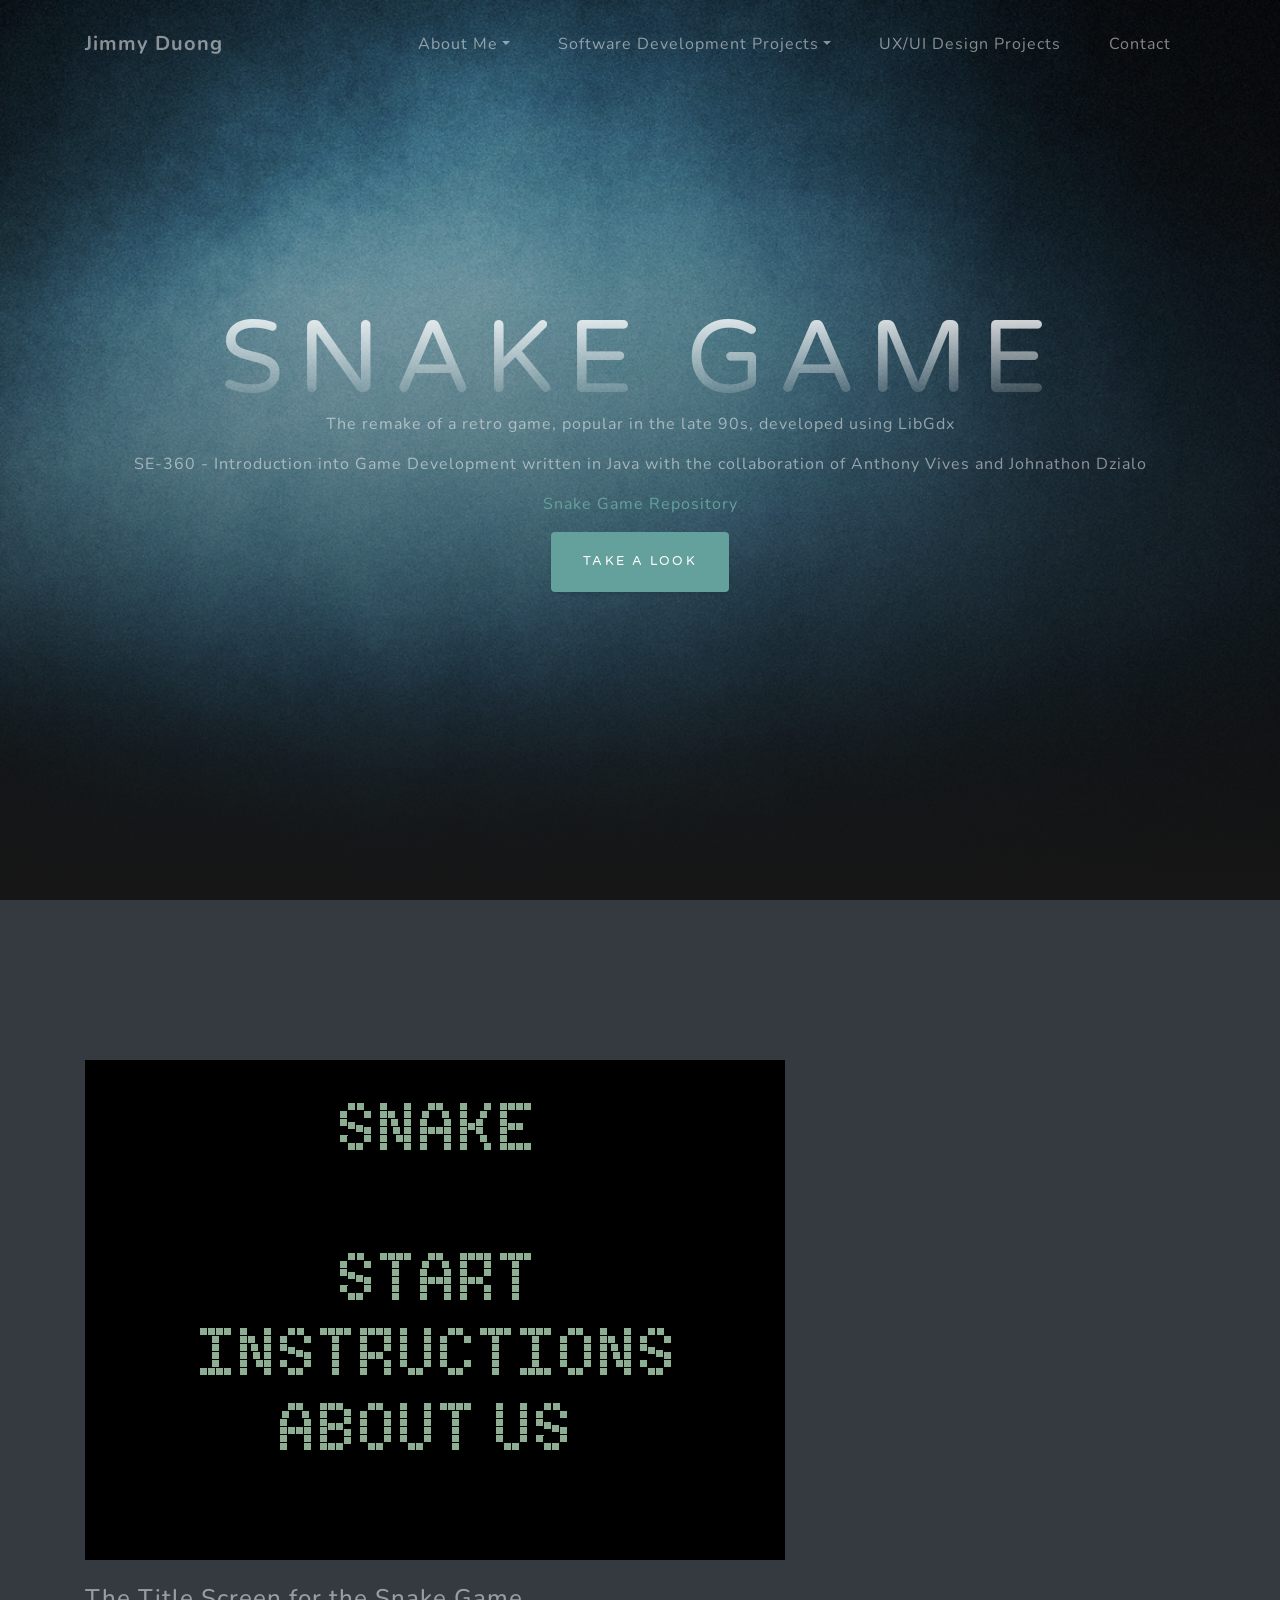
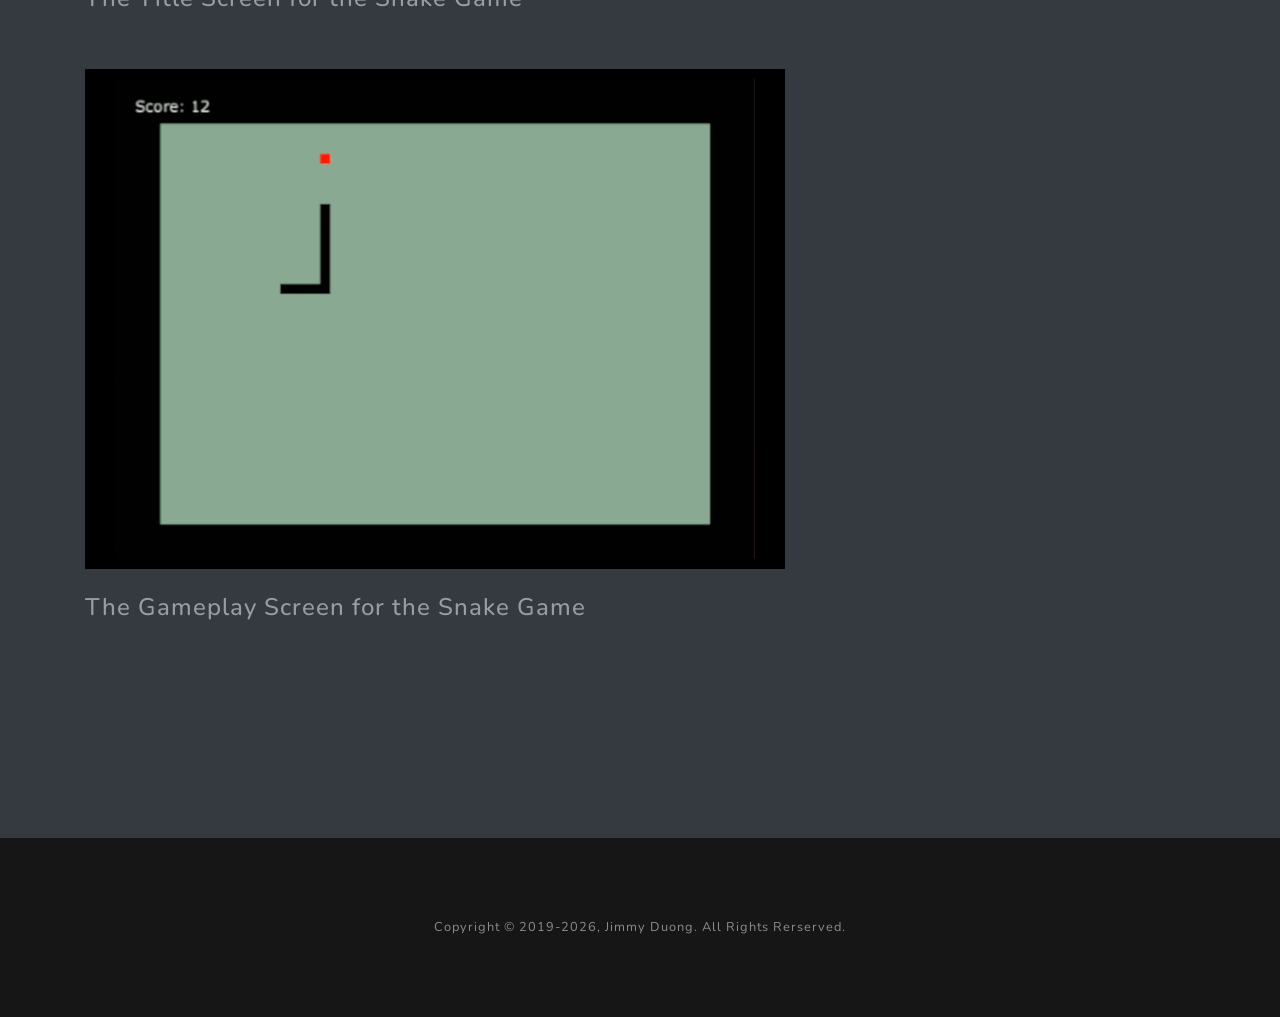
<file: snakegame.html>
<!DOCTYPE html>
<html lang="en">

<head>

  <meta charset="utf-8">
  <meta name="viewport" content="width=device-width, initial-scale=1, shrink-to-fit=no">
  <meta name="description" content="">
  <meta name="author" content="">

  <title>Software Development</title>

  <!-- Bootstrap core CSS -->
  <link href="vendor/bootstrap/css/bootstrap.min.css" rel="stylesheet">

  <!-- Custom fonts for this template -->
  <link href="vendor/fontawesome-free/css/all.min.css" rel="stylesheet">
  <link href="https://fonts.googleapis.com/css?family=Varela+Round" rel="stylesheet">
  <link href="https://fonts.googleapis.com/css?family=Nunito:200,200i,300,300i,400,400i,600,600i,700,700i,800,800i,900,900i" rel="stylesheet">

  <!-- Custom styles for this template -->
  <link href="css/grayscale.min.css" rel="stylesheet">

</head>

<body id="page-top">

  <!-- Navigation -->
  <nav class="navbar navbar-expand-lg navbar-light fixed-top" id="mainNav">
    <div class="container">
      <a class="navbar-brand js-scroll-trigger" href="index.html">Jimmy Duong</a>
      <button class="navbar-toggler navbar-toggler-right" type="button" data-toggle="collapse" data-target="#navbarResponsive" aria-controls="navbarResponsive" aria-expanded="false" aria-label="Toggle navigation">
        Menu
        <i class="fas fa-bars"></i>
      </button>
      <div class="collapse navbar-collapse" id="navbarResponsive">
        <ul class="navbar-nav ml-auto">
         <li class="nav-item dropdown">
            <a class="nav-link dropdown-toggle" href="#" id ="navbarDropdown" role ="button" data-toggle="dropdown" aria-haspopup="true" aria-expanded="false">About Me</a>
              <div class="dropdown-menu dropdown-menu-right animate slideIn" aria-labelledby="navbarDropdown">
            <a class="dropdown-item" href="dreamgoal.html">Future Endeavors</a>
            <a class="dropdown-item" href="model.html">Model
              <span class="sr-only">(current)</span>
            </a>
            <a class="dropdown-item" download href="Duong_Jimmy_Resume.pdf">Download Resume</a>
            <a class="dropdown-item" download href="Resolutions - 06-24-2015 Conference_Board Meeting - RESOLUTION NO. 19.pdf">Download High School Achievement</a>
          </li>
          <li class="nav-item dropdown">
            <a class="nav-link dropdown-toggle" href="#" id ="navbarDropdown" role ="button" data-toggle="dropdown" aria-haspopup="true" aria-expanded="false">Software Development Projects</a>
              <div class="dropdown-menu dropdown-menu-right animate slideIn" aria-labelledby="navbarDropdown">
            <a class="dropdown-item" href="snakegame.html">Snake Game</a>
            <a class="dropdown-item" href="petrinet.html">Petri Net</a>
            <a class="dropdown-item" href="outlookmobileapp.html">The Outlook Mobile Application</a>
          </li>
          <li class="nav-item">
            <a class="nav-link" href="uxdesign.html">UX/UI Design Projects</a>
          </li>
          <li class="nav-item">
            <a class="nav-link" href="contact.html">Contact</a>
          </li>
        </ul>
      </div>
    </div>
  </nav>

  <!-- Header -->
  <header class="masthead">
    <div class="container d-flex h-100 align-items-center">
      <div class="mx-auto text-center">
        <h1 class="mx-auto my-0 text-uppercase">Snake Game</h1>
         <p class="text-white-50">The remake of a retro game, popular in the late 90s, developed using LibGdx</p>
          <p class ="text-white-50">SE-360 - Introduction into Game Development written in Java with the collaboration of Anthony Vives and Johnathon Dzialo</p>
            <p class="text-white-50">
              <a href="https://github.com/anthonydvives/snake-libgdx" target="_blank">Snake Game Repository</a>
            </p>
        <a href="#screenshotSnakeGame" class="btn btn-primary js-scroll-trigger">Take a Look</a>
      </div>
    </div>
  </header>
<!-- Projects Section -->
  <section id="screenshotSnakeGame" class="projects-section bg-dark">
    <div class="container">

      <!-- Featured Project Row -->
      <div class="row align-items-center no-gutters mb-4 mb-lg-5">
          <img class="img-fluid mb-3 mb-lg-0" src="img/snake_title.png" alt="">
         <h4 class="text-white-50 mt-4">The Title Screen for the Snake Game</h4>
      </div>

      <div class="row align-items-center no-gutters mb-4 mb-lg-5">
        <img class="img-fluid mb-3 mb-lg-0" src="img/snake_gameplay.png" alt="">
         <h4 class="text-white-50 mt-4">The Gameplay Screen for the Snake Game</h4>
      </div>
    </div>
  </section>

  <!-- Footer -->
  <footer class="bg-black small text-center text-white-50">
    <div class="container">
      Copyright &copy; 2019-<script>document.write(new Date().getUTCFullYear());</script>, Jimmy Duong. All Rights Rerserved.
    </div>
  </footer>

  <!-- Bootstrap core JavaScript -->
  <script src="vendor/jquery/jquery.min.js"></script>
  <script src="vendor/bootstrap/js/bootstrap.bundle.min.js"></script>

  <!-- Plugin JavaScript -->
  <script src="vendor/jquery-easing/jquery.easing.min.js"></script>

  <!-- Custom scripts for this template -->
  <script src="js/grayscale.min.js"></script>

</body>

</html>
</file>
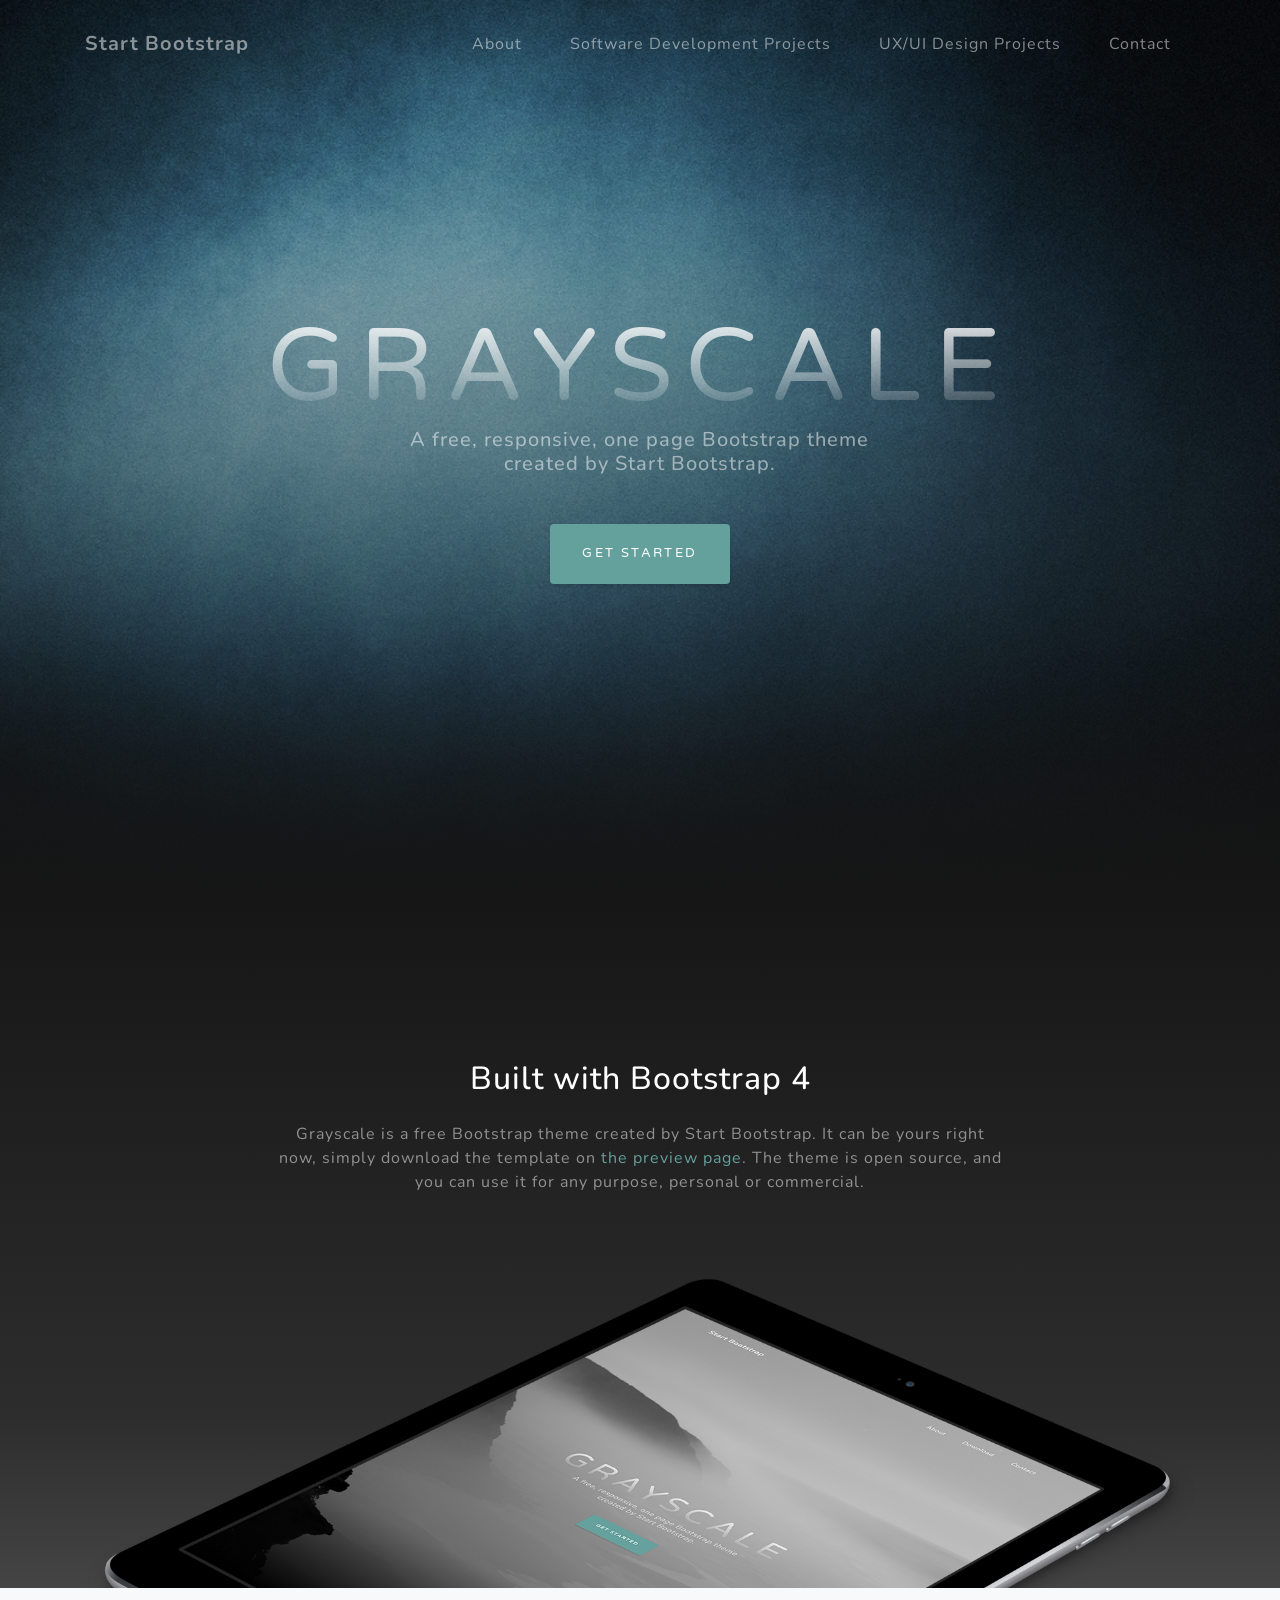
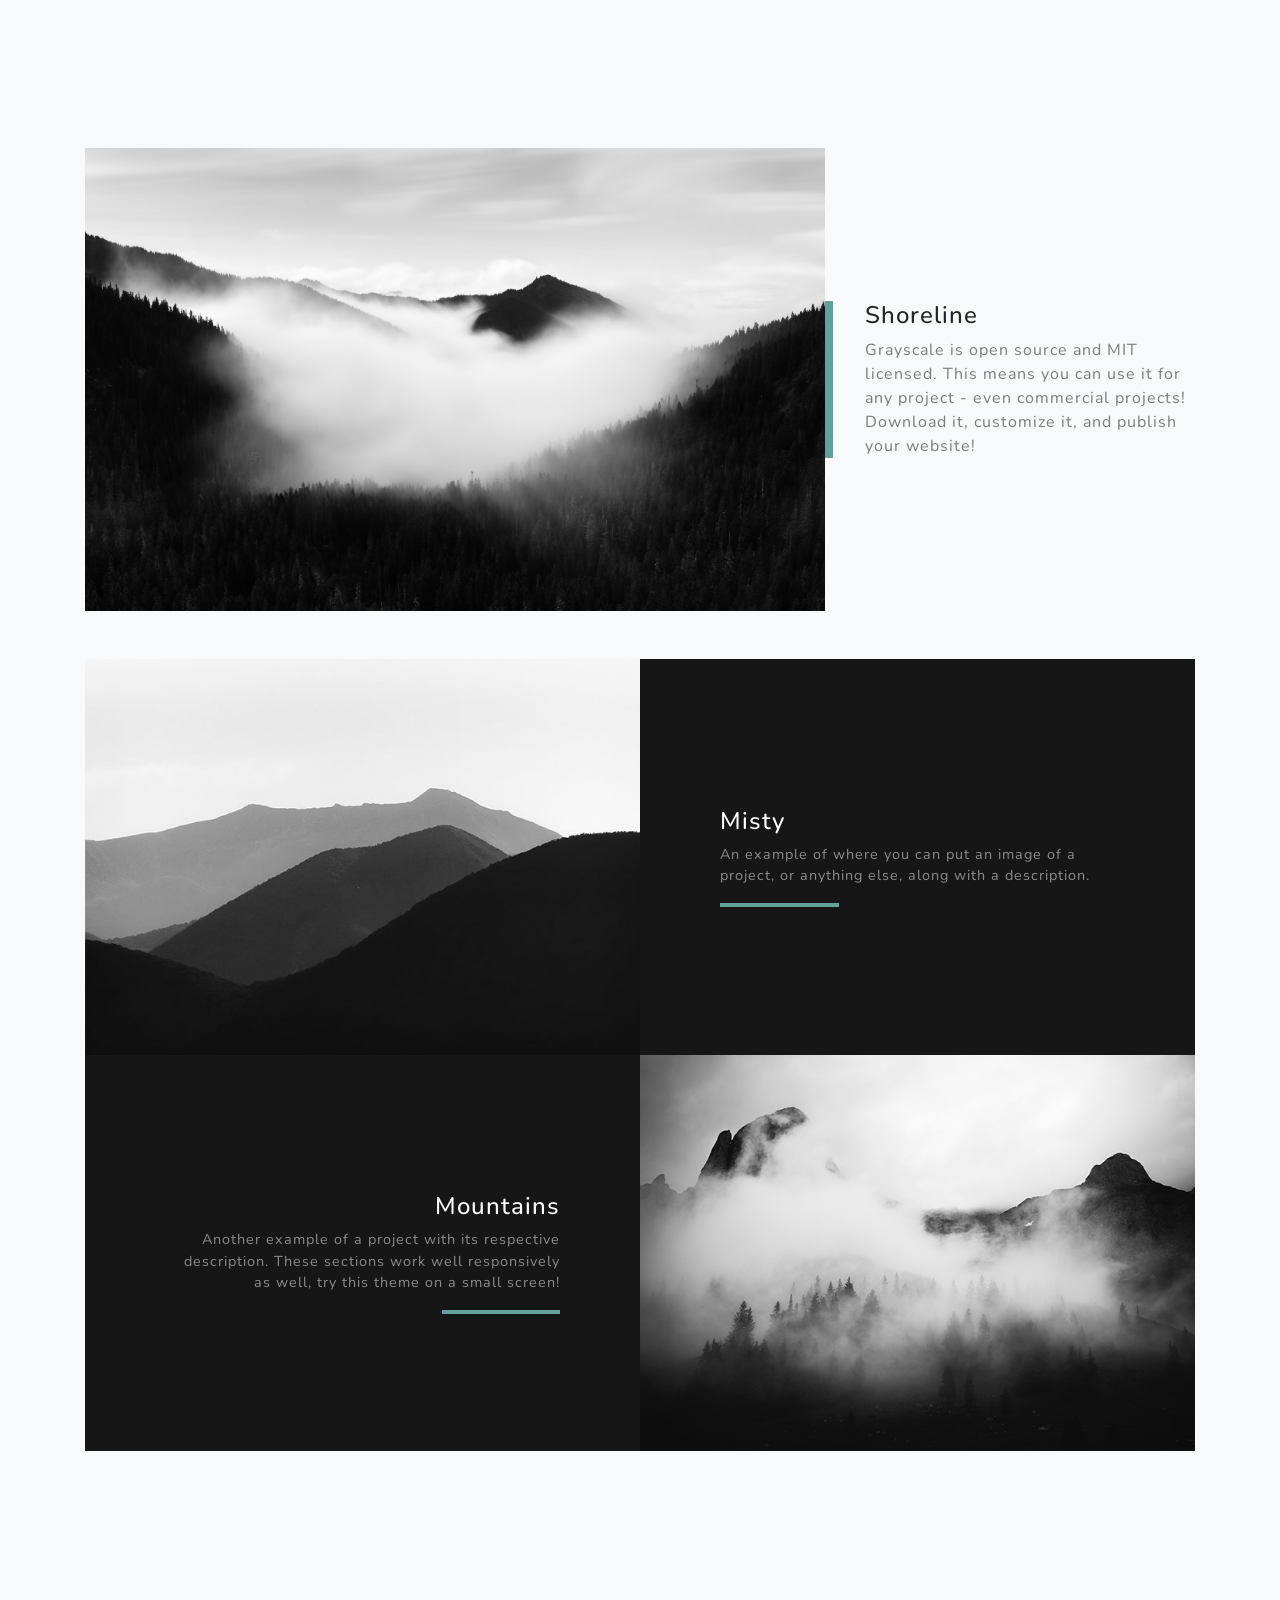
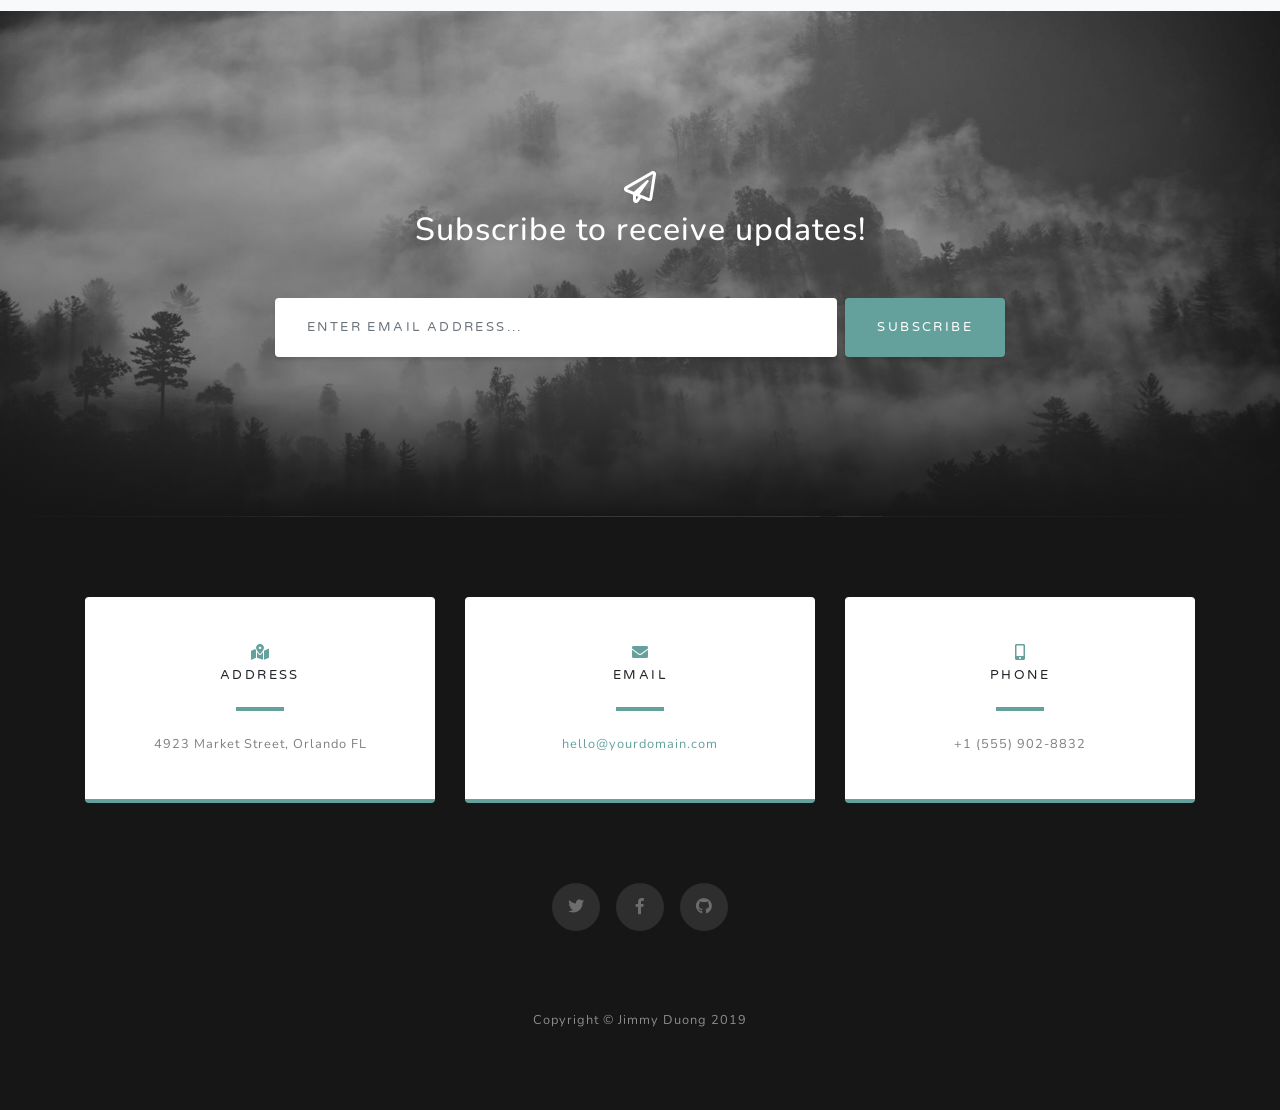
<file: softwaredev.html>
<!DOCTYPE html>
<html lang="en">

<head>

  <meta charset="utf-8">
  <meta name="viewport" content="width=device-width, initial-scale=1, shrink-to-fit=no">
  <meta name="description" content="">
  <meta name="author" content="">

  <title>Grayscale - Start Bootstrap Theme</title>

  <!-- Bootstrap core CSS -->
  <link href="vendor/bootstrap/css/bootstrap.min.css" rel="stylesheet">

  <!-- Custom fonts for this template -->
  <link href="vendor/fontawesome-free/css/all.min.css" rel="stylesheet">
  <link href="https://fonts.googleapis.com/css?family=Varela+Round" rel="stylesheet">
  <link href="https://fonts.googleapis.com/css?family=Nunito:200,200i,300,300i,400,400i,600,600i,700,700i,800,800i,900,900i" rel="stylesheet">

  <!-- Custom styles for this template -->
  <link href="css/grayscale.min.css" rel="stylesheet">

</head>

<body id="page-top">

  <!-- Navigation -->
  <nav class="navbar navbar-expand-lg navbar-light fixed-top" id="mainNav">
    <div class="container">
      <a class="navbar-brand js-scroll-trigger" href="#page-top">Start Bootstrap</a>
      <button class="navbar-toggler navbar-toggler-right" type="button" data-toggle="collapse" data-target="#navbarResponsive" aria-controls="navbarResponsive" aria-expanded="false" aria-label="Toggle navigation">
        Menu
        <i class="fas fa-bars"></i>
      </button>
      <div class="collapse navbar-collapse" id="navbarResponsive">
        <ul class="navbar-nav ml-auto">
          <li class="nav-item">
            <a class="nav-link" href="about.html">About</a>
          </li>
          <li class="nav-item">
            <a class="nav-link " href="softwaredev.html">Software Development Projects</a>
          </li>
          <li class="nav-item">
            <a class="nav-link" href="uxdesign.html">UX/UI Design Projects</a>
          </li>
          <li class="nav-item">
            <a class="nav-link" href="contact.html">Contact</a>
          </li>
        </ul>
      </div>
    </div>
  </nav>

  <!-- Header -->
  <header class="masthead">
    <div class="container d-flex h-100 align-items-center">
      <div class="mx-auto text-center">
        <h1 class="mx-auto my-0 text-uppercase">Grayscale</h1>
        <h2 class="text-white-50 mx-auto mt-2 mb-5">A free, responsive, one page Bootstrap theme created by Start Bootstrap.</h2>
        <a href="#about" class="btn btn-primary js-scroll-trigger">Get Started</a>
      </div>
    </div>
  </header>

  <!-- About Section -->
  <section id="about" class="about-section text-center">
    <div class="container">
      <div class="row">
        <div class="col-lg-8 mx-auto">
          <h2 class="text-white mb-4">Built with Bootstrap 4</h2>
          <p class="text-white-50">Grayscale is a free Bootstrap theme created by Start Bootstrap. It can be yours right now, simply download the template on
            <a href="http://startbootstrap.com/template-overviews/grayscale/">the preview page</a>. The theme is open source, and you can use it for any purpose, personal or commercial.</p>
        </div>
      </div>
      <img src="img/ipad.png" class="img-fluid" alt="">
    </div>
  </section>

  <!-- Projects Section -->
  <section id="projects" class="projects-section bg-light">
    <div class="container">

      <!-- Featured Project Row -->
      <div class="row align-items-center no-gutters mb-4 mb-lg-5">
        <div class="col-xl-8 col-lg-7">
          <img class="img-fluid mb-3 mb-lg-0" src="img/bg-masthead.jpg" alt="">
        </div>
        <div class="col-xl-4 col-lg-5">
          <div class="featured-text text-center text-lg-left">
            <h4>Shoreline</h4>
            <p class="text-black-50 mb-0">Grayscale is open source and MIT licensed. This means you can use it for any project - even commercial projects! Download it, customize it, and publish your website!</p>
          </div>
        </div>
      </div>

      <!-- Project One Row -->
      <div class="row justify-content-center no-gutters mb-5 mb-lg-0">
        <div class="col-lg-6">
          <img class="img-fluid" src="img/demo-image-01.jpg" alt="">
        </div>
        <div class="col-lg-6">
          <div class="bg-black text-center h-100 project">
            <div class="d-flex h-100">
              <div class="project-text w-100 my-auto text-center text-lg-left">
                <h4 class="text-white">Misty</h4>
                <p class="mb-0 text-white-50">An example of where you can put an image of a project, or anything else, along with a description.</p>
                <hr class="d-none d-lg-block mb-0 ml-0">
              </div>
            </div>
          </div>
        </div>
      </div>

      <!-- Project Two Row -->
      <div class="row justify-content-center no-gutters">
        <div class="col-lg-6">
          <img class="img-fluid" src="img/demo-image-02.jpg" alt="">
        </div>
        <div class="col-lg-6 order-lg-first">
          <div class="bg-black text-center h-100 project">
            <div class="d-flex h-100">
              <div class="project-text w-100 my-auto text-center text-lg-right">
                <h4 class="text-white">Mountains</h4>
                <p class="mb-0 text-white-50">Another example of a project with its respective description. These sections work well responsively as well, try this theme on a small screen!</p>
                <hr class="d-none d-lg-block mb-0 mr-0">
              </div>
            </div>
          </div>
        </div>
      </div>

    </div>
  </section>

  <!-- Signup Section -->
  <section id="signup" class="signup-section">
    <div class="container">
      <div class="row">
        <div class="col-md-10 col-lg-8 mx-auto text-center">

          <i class="far fa-paper-plane fa-2x mb-2 text-white"></i>
          <h2 class="text-white mb-5">Subscribe to receive updates!</h2>

          <form class="form-inline d-flex">
            <input type="email" class="form-control flex-fill mr-0 mr-sm-2 mb-3 mb-sm-0" id="inputEmail" placeholder="Enter email address...">
            <button type="submit" class="btn btn-primary mx-auto">Subscribe</button>
          </form>

        </div>
      </div>
    </div>
  </section>

  <!-- Contact Section -->
  <section class="contact-section bg-black">
    <div class="container">

      <div class="row">

        <div class="col-md-4 mb-3 mb-md-0">
          <div class="card py-4 h-100">
            <div class="card-body text-center">
              <i class="fas fa-map-marked-alt text-primary mb-2"></i>
              <h4 class="text-uppercase m-0">Address</h4>
              <hr class="my-4">
              <div class="small text-black-50">4923 Market Street, Orlando FL</div>
            </div>
          </div>
        </div>

        <div class="col-md-4 mb-3 mb-md-0">
          <div class="card py-4 h-100">
            <div class="card-body text-center">
              <i class="fas fa-envelope text-primary mb-2"></i>
              <h4 class="text-uppercase m-0">Email</h4>
              <hr class="my-4">
              <div class="small text-black-50">
                <a href="#">hello@yourdomain.com</a>
              </div>
            </div>
          </div>
        </div>

        <div class="col-md-4 mb-3 mb-md-0">
          <div class="card py-4 h-100">
            <div class="card-body text-center">
              <i class="fas fa-mobile-alt text-primary mb-2"></i>
              <h4 class="text-uppercase m-0">Phone</h4>
              <hr class="my-4">
              <div class="small text-black-50">+1 (555) 902-8832</div>
            </div>
          </div>
        </div>
      </div>

      <div class="social d-flex justify-content-center">
        <a href="#" class="mx-2">
          <i class="fab fa-twitter"></i>
        </a>
        <a href="#" class="mx-2">
          <i class="fab fa-facebook-f"></i>
        </a>
        <a href="#" class="mx-2">
          <i class="fab fa-github"></i>
        </a>
      </div>

    </div>
  </section>

  <!-- Footer -->
  <footer class="bg-black small text-center text-white-50">
    <div class="container">
      Copyright &copy; Jimmy Duong 2019
    </div>
  </footer>

  <!-- Bootstrap core JavaScript -->
  <script src="vendor/jquery/jquery.min.js"></script>
  <script src="vendor/bootstrap/js/bootstrap.bundle.min.js"></script>

  <!-- Plugin JavaScript -->
  <script src="vendor/jquery-easing/jquery.easing.min.js"></script>

  <!-- Custom scripts for this template -->
  <script src="js/grayscale.min.js"></script>

</body>

</html>
</file>
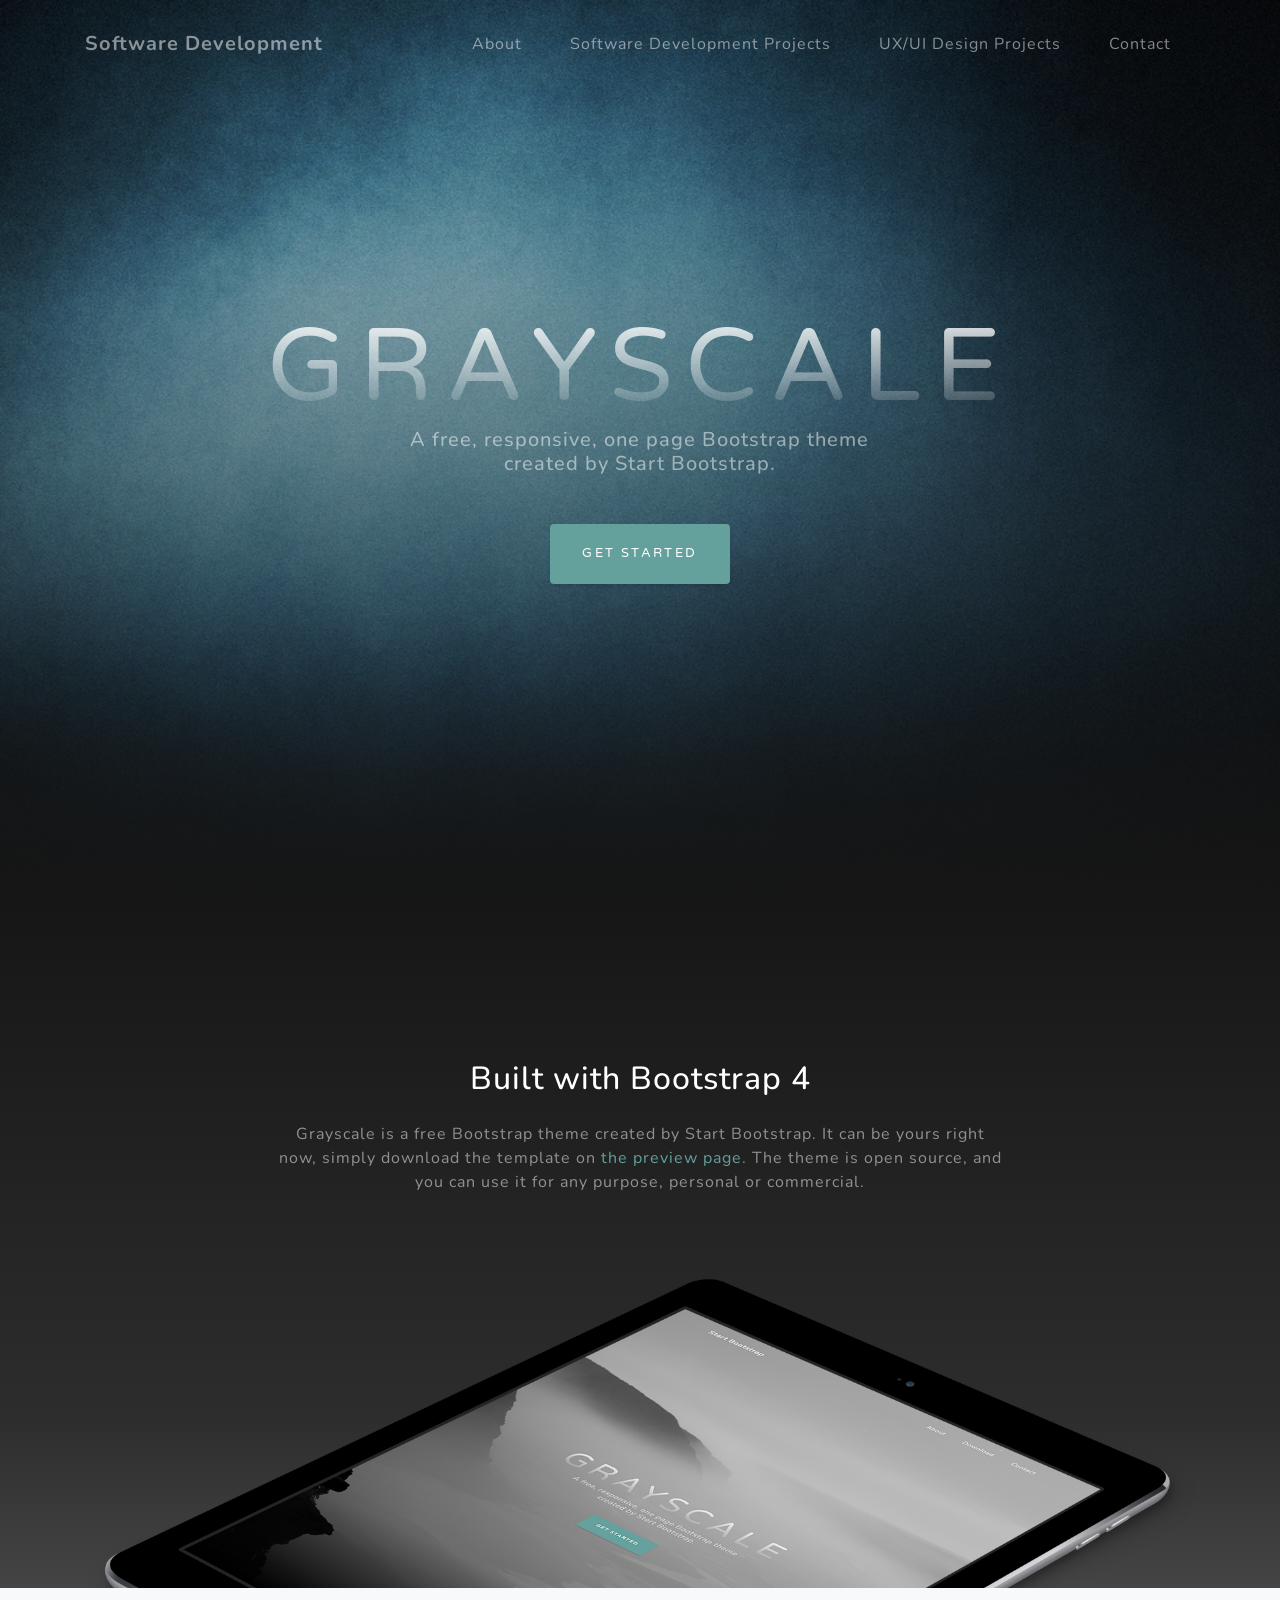
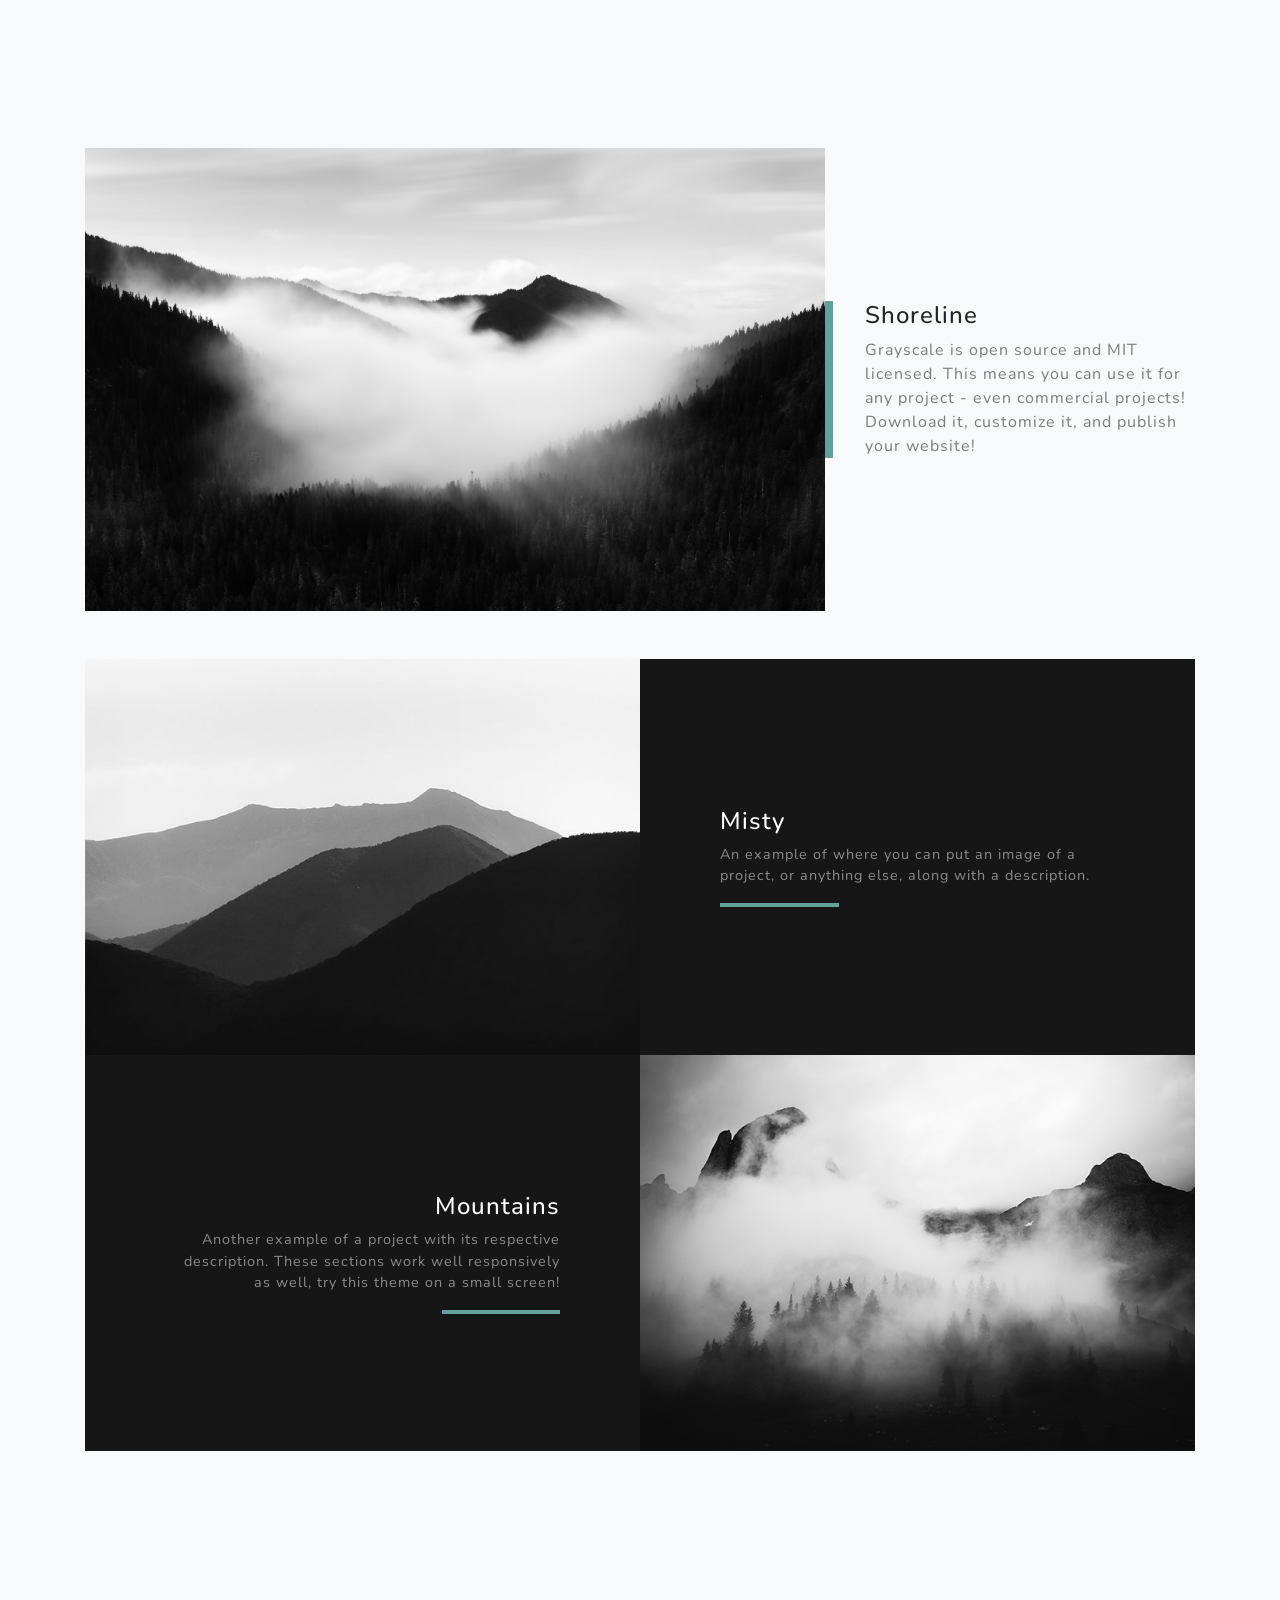
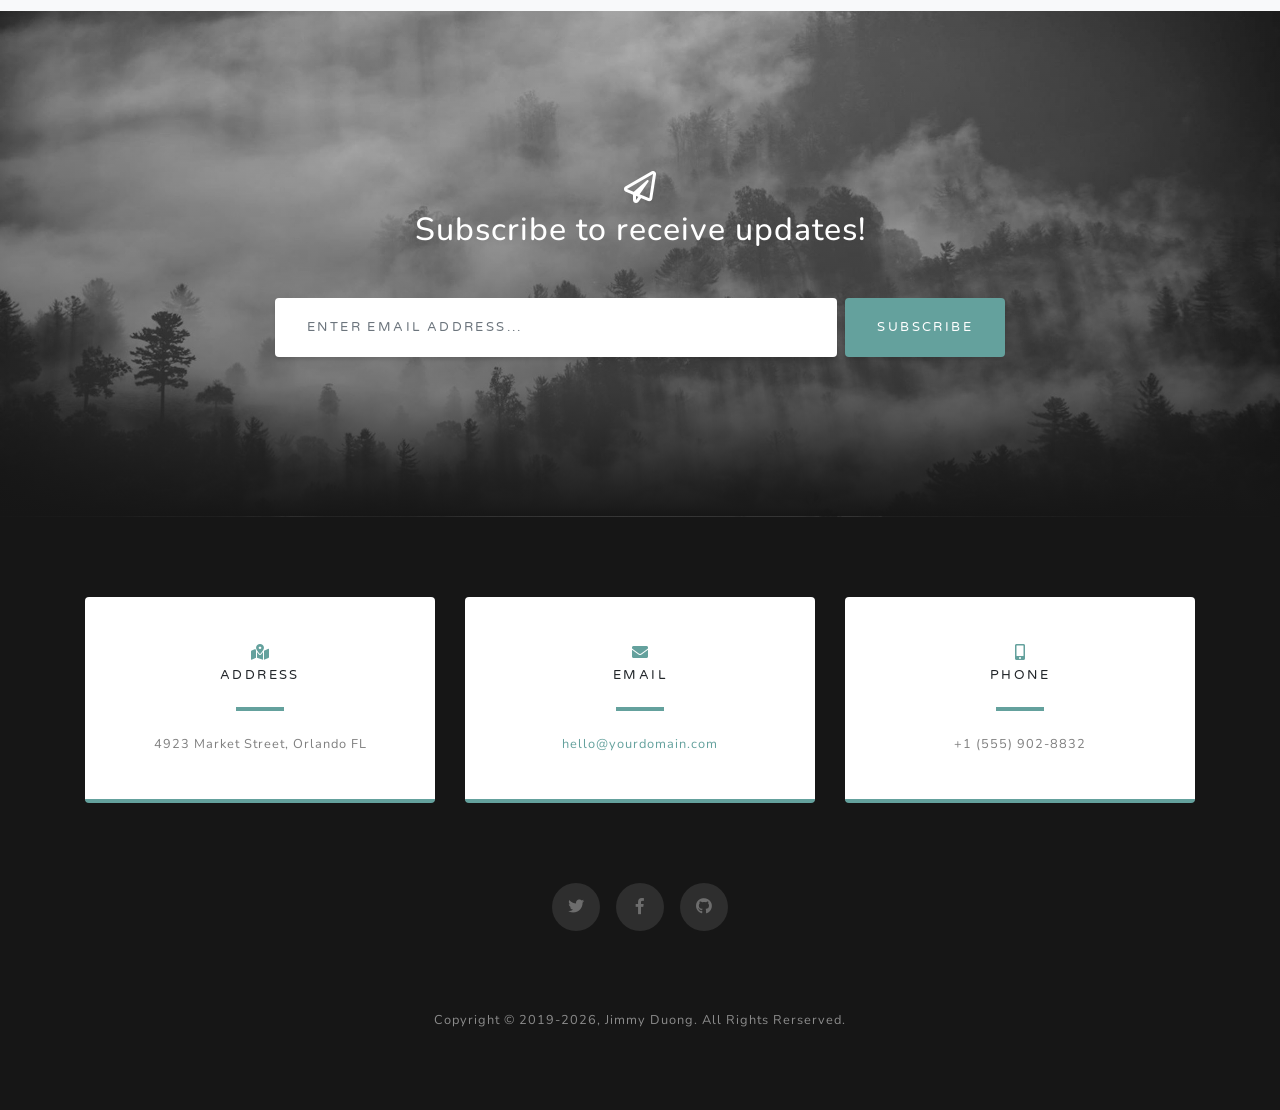
<file: template.html>
<!DOCTYPE html>
<html lang="en">

<head>

  <meta charset="utf-8">
  <meta name="viewport" content="width=device-width, initial-scale=1, shrink-to-fit=no">
  <meta name="description" content="">
  <meta name="author" content="">

  <title>Software Development</title>

  <!-- Bootstrap core CSS -->
  <link href="vendor/bootstrap/css/bootstrap.min.css" rel="stylesheet">

  <!-- Custom fonts for this template -->
  <link href="vendor/fontawesome-free/css/all.min.css" rel="stylesheet">
  <link href="https://fonts.googleapis.com/css?family=Varela+Round" rel="stylesheet">
  <link href="https://fonts.googleapis.com/css?family=Nunito:200,200i,300,300i,400,400i,600,600i,700,700i,800,800i,900,900i" rel="stylesheet">

  <!-- Custom styles for this template -->
  <link href="css/grayscale.min.css" rel="stylesheet">

</head>

<body id="page-top">

  <!-- Navigation -->
  <nav class="navbar navbar-expand-lg navbar-light fixed-top" id="mainNav">
    <div class="container">
      <a class="navbar-brand js-scroll-trigger" href="#page-top">Software Development</a>
      <button class="navbar-toggler navbar-toggler-right" type="button" data-toggle="collapse" data-target="#navbarResponsive" aria-controls="navbarResponsive" aria-expanded="false" aria-label="Toggle navigation">
        Menu
        <i class="fas fa-bars"></i>
      </button>
      <div class="collapse navbar-collapse" id="navbarResponsive">
        <ul class="navbar-nav ml-auto">
          <li class="nav-item">
            <a class="nav-link" href="index.html">About</a>
          </li>
          <li class="nav-item">
            <a class="nav-link " href="softwaredev.html">Software Development Projects</a>
          </li>
          <li class="nav-item">
            <a class="nav-link" href="uxdesign.html">UX/UI Design Projects</a>
          </li>
          <li class="nav-item">
            <a class="nav-link" href="contact.html">Contact</a>
          </li>
        </ul>
      </div>
    </div>
  </nav>

  <!-- Header -->
  <header class="masthead">
    <div class="container d-flex h-100 align-items-center">
      <div class="mx-auto text-center">
        <h1 class="mx-auto my-0 text-uppercase">Grayscale</h1>
        <h2 class="text-white-50 mx-auto mt-2 mb-5">A free, responsive, one page Bootstrap theme created by Start Bootstrap.</h2>
        <a href="#about" class="btn btn-primary js-scroll-trigger">Get Started</a>
      </div>
    </div>
  </header>

  <!-- About Section -->
  <section id="about" class="about-section text-center">
    <div class="container">
      <div class="row">
        <div class="col-lg-8 mx-auto">
          <h2 class="text-white mb-4">Built with Bootstrap 4</h2>
          <p class="text-white-50">Grayscale is a free Bootstrap theme created by Start Bootstrap. It can be yours right now, simply download the template on
            <a href="http://startbootstrap.com/template-overviews/grayscale/">the preview page</a>. The theme is open source, and you can use it for any purpose, personal or commercial.</p>
        </div>
      </div>
      <img src="img/ipad.png" class="img-fluid" alt="">
    </div>
  </section>

  <!-- Projects Section -->
  <section id="projects" class="projects-section bg-light">
    <div class="container">

      <!-- Featured Project Row -->
      <div class="row align-items-center no-gutters mb-4 mb-lg-5">
        <div class="col-xl-8 col-lg-7">
          <img class="img-fluid mb-3 mb-lg-0" src="img/bg-masthead.jpg" alt="">
        </div>
        <div class="col-xl-4 col-lg-5">
          <div class="featured-text text-center text-lg-left">
            <h4>Shoreline</h4>
            <p class="text-black-50 mb-0">Grayscale is open source and MIT licensed. This means you can use it for any project - even commercial projects! Download it, customize it, and publish your website!</p>
          </div>
        </div>
      </div>

      <!-- Project One Row -->
      <div class="row justify-content-center no-gutters mb-5 mb-lg-0">
        <div class="col-lg-6">
          <img class="img-fluid" src="img/demo-image-01.jpg" alt="">
        </div>
        <div class="col-lg-6">
          <div class="bg-black text-center h-100 project">
            <div class="d-flex h-100">
              <div class="project-text w-100 my-auto text-center text-lg-left">
                <h4 class="text-white">Misty</h4>
                <p class="mb-0 text-white-50">An example of where you can put an image of a project, or anything else, along with a description.</p>
                <hr class="d-none d-lg-block mb-0 ml-0">
              </div>
            </div>
          </div>
        </div>
      </div>

      <!-- Project Two Row -->
      <div class="row justify-content-center no-gutters">
        <div class="col-lg-6">
          <img class="img-fluid" src="img/demo-image-02.jpg" alt="">
        </div>
        <div class="col-lg-6 order-lg-first">
          <div class="bg-black text-center h-100 project">
            <div class="d-flex h-100">
              <div class="project-text w-100 my-auto text-center text-lg-right">
                <h4 class="text-white">Mountains</h4>
                <p class="mb-0 text-white-50">Another example of a project with its respective description. These sections work well responsively as well, try this theme on a small screen!</p>
                <hr class="d-none d-lg-block mb-0 mr-0">
              </div>
            </div>
          </div>
        </div>
      </div>

    </div>
  </section>

  <!-- Signup Section -->
  <section id="signup" class="signup-section">
    <div class="container">
      <div class="row">
        <div class="col-md-10 col-lg-8 mx-auto text-center">

          <i class="far fa-paper-plane fa-2x mb-2 text-white"></i>
          <h2 class="text-white mb-5">Subscribe to receive updates!</h2>

          <form class="form-inline d-flex">
            <input type="email" class="form-control flex-fill mr-0 mr-sm-2 mb-3 mb-sm-0" id="inputEmail" placeholder="Enter email address...">
            <button type="submit" class="btn btn-primary mx-auto">Subscribe</button>
          </form>

        </div>
      </div>
    </div>
  </section>

  <!-- Contact Section -->
  <section class="contact-section bg-black">
    <div class="container">

      <div class="row">

        <div class="col-md-4 mb-3 mb-md-0">
          <div class="card py-4 h-100">
            <div class="card-body text-center">
              <i class="fas fa-map-marked-alt text-primary mb-2"></i>
              <h4 class="text-uppercase m-0">Address</h4>
              <hr class="my-4">
              <div class="small text-black-50">4923 Market Street, Orlando FL</div>
            </div>
          </div>
        </div>

        <div class="col-md-4 mb-3 mb-md-0">
          <div class="card py-4 h-100">
            <div class="card-body text-center">
              <i class="fas fa-envelope text-primary mb-2"></i>
              <h4 class="text-uppercase m-0">Email</h4>
              <hr class="my-4">
              <div class="small text-black-50">
                <a href="#">hello@yourdomain.com</a>
              </div>
            </div>
          </div>
        </div>

        <div class="col-md-4 mb-3 mb-md-0">
          <div class="card py-4 h-100">
            <div class="card-body text-center">
              <i class="fas fa-mobile-alt text-primary mb-2"></i>
              <h4 class="text-uppercase m-0">Phone</h4>
              <hr class="my-4">
              <div class="small text-black-50">+1 (555) 902-8832</div>
            </div>
          </div>
        </div>
      </div>

      <div class="social d-flex justify-content-center">
        <a href="#" class="mx-2">
          <i class="fab fa-twitter"></i>
        </a>
        <a href="#" class="mx-2">
          <i class="fab fa-facebook-f"></i>
        </a>
        <a href="#" class="mx-2">
          <i class="fab fa-github"></i>
        </a>
      </div>

    </div>
  </section>

  <!-- Footer -->
  <footer class="bg-black small text-center text-white-50">
    <div class="container">
      Copyright &copy; 2019-<script>document.write(new Date().getUTCFullYear());</script>, Jimmy Duong. All Rights Rerserved.
    </div>
  </footer>

  <!-- Bootstrap core JavaScript -->
  <script src="vendor/jquery/jquery.min.js"></script>
  <script src="vendor/bootstrap/js/bootstrap.bundle.min.js"></script>

  <!-- Plugin JavaScript -->
  <script src="vendor/jquery-easing/jquery.easing.min.js"></script>

  <!-- Custom scripts for this template -->
  <script src="js/grayscale.min.js"></script>

</body>

</html>
</file>
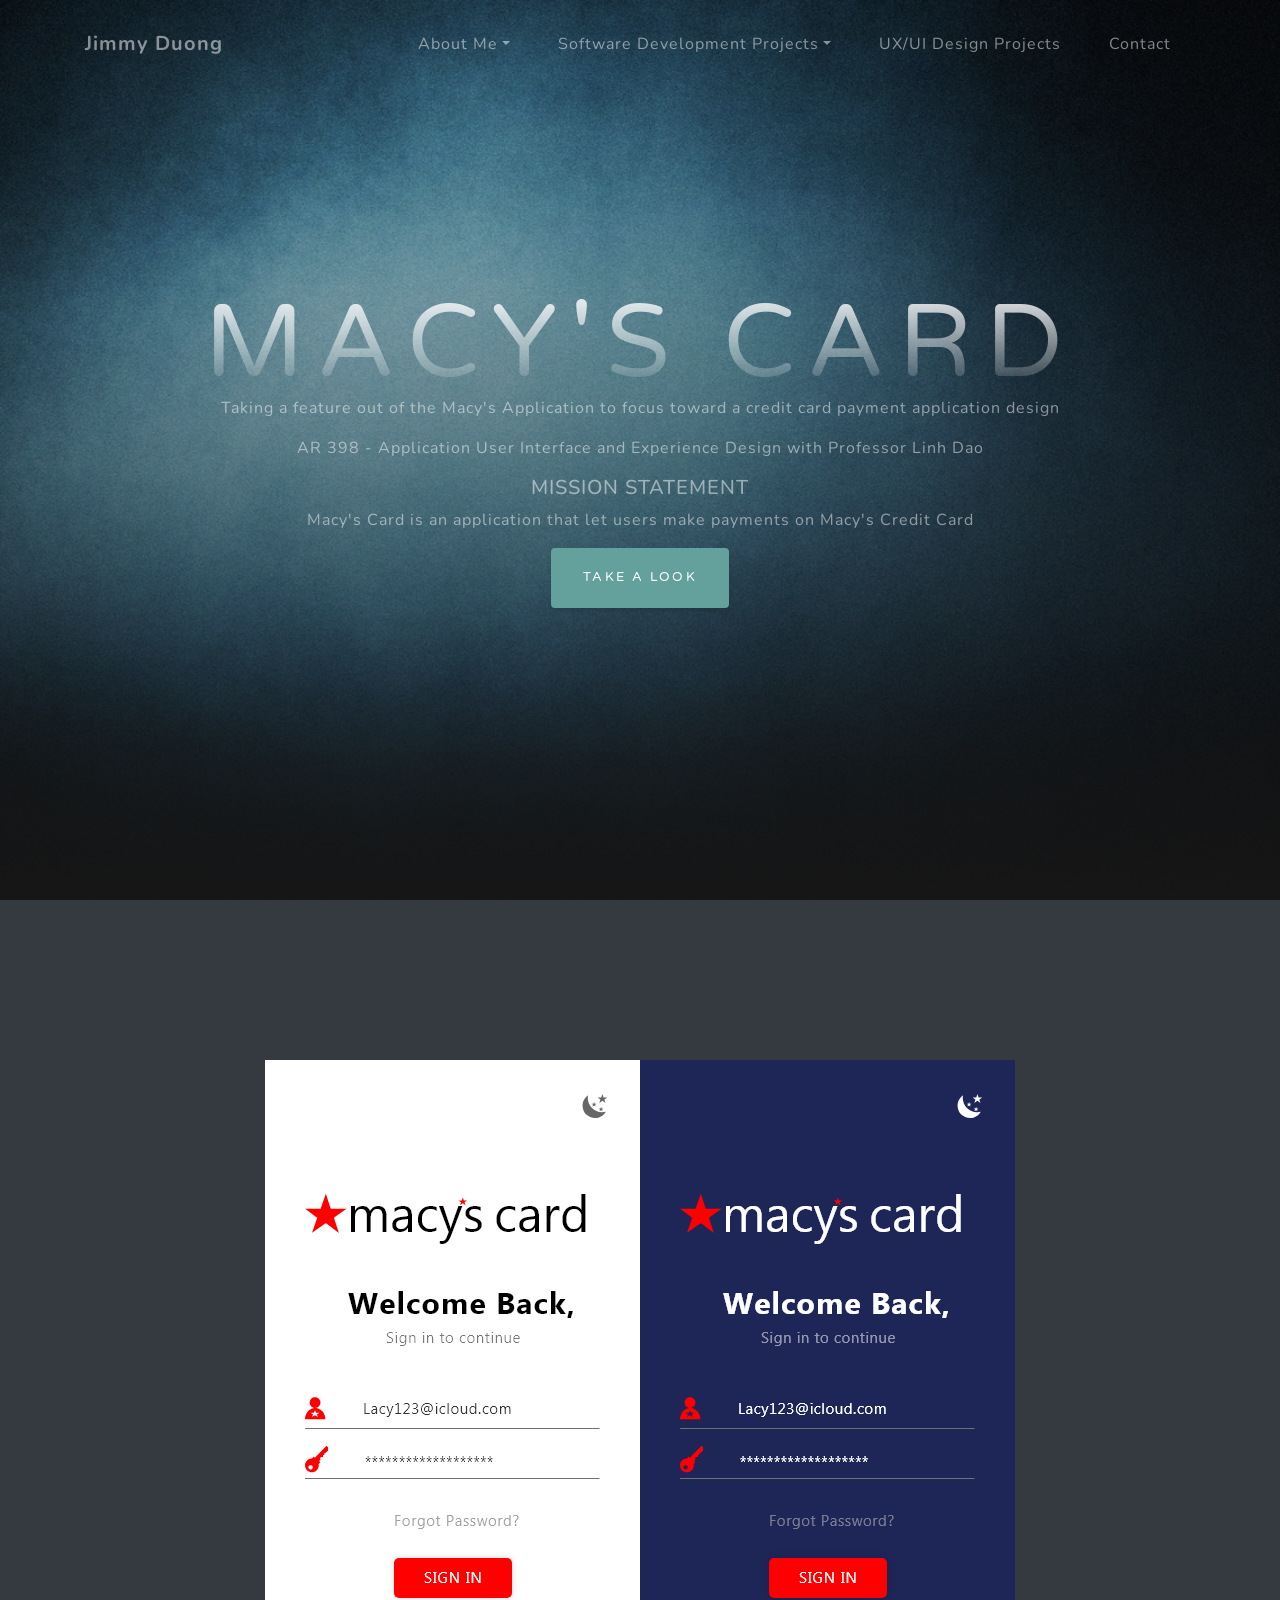
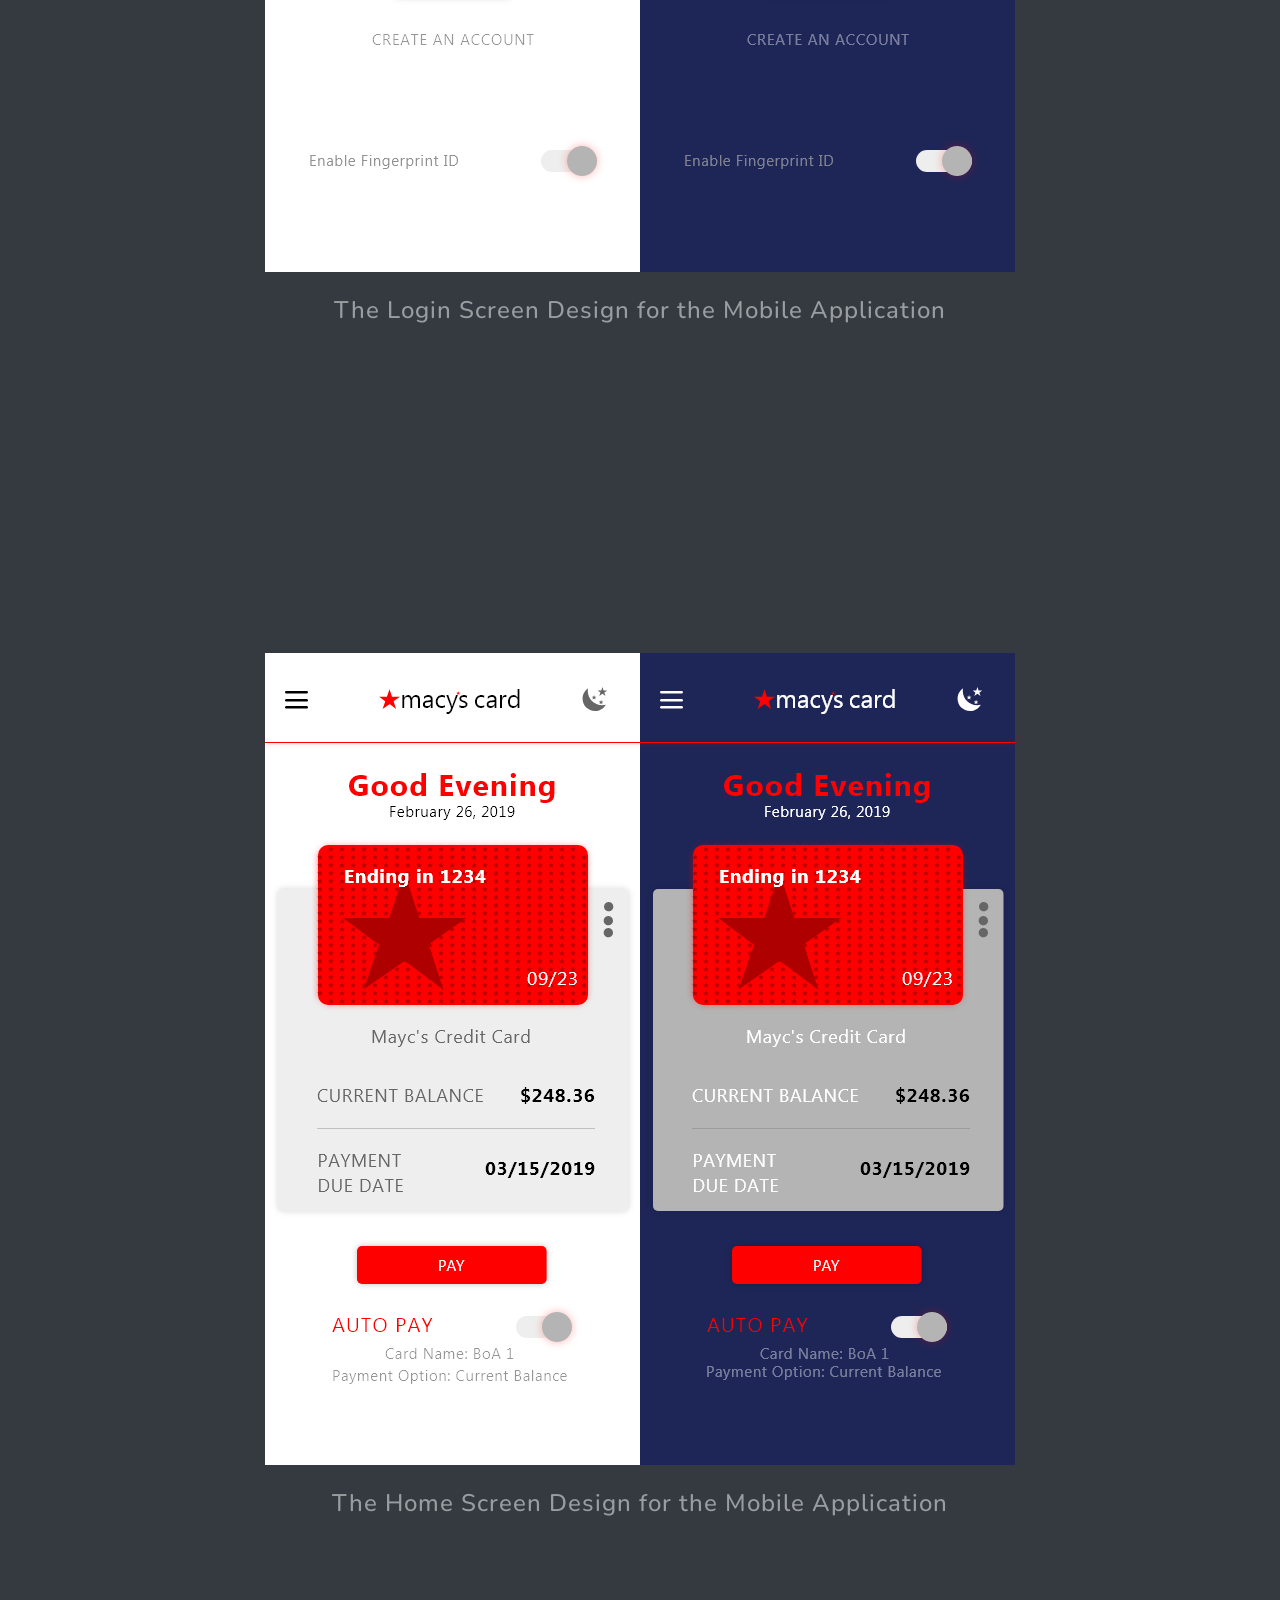
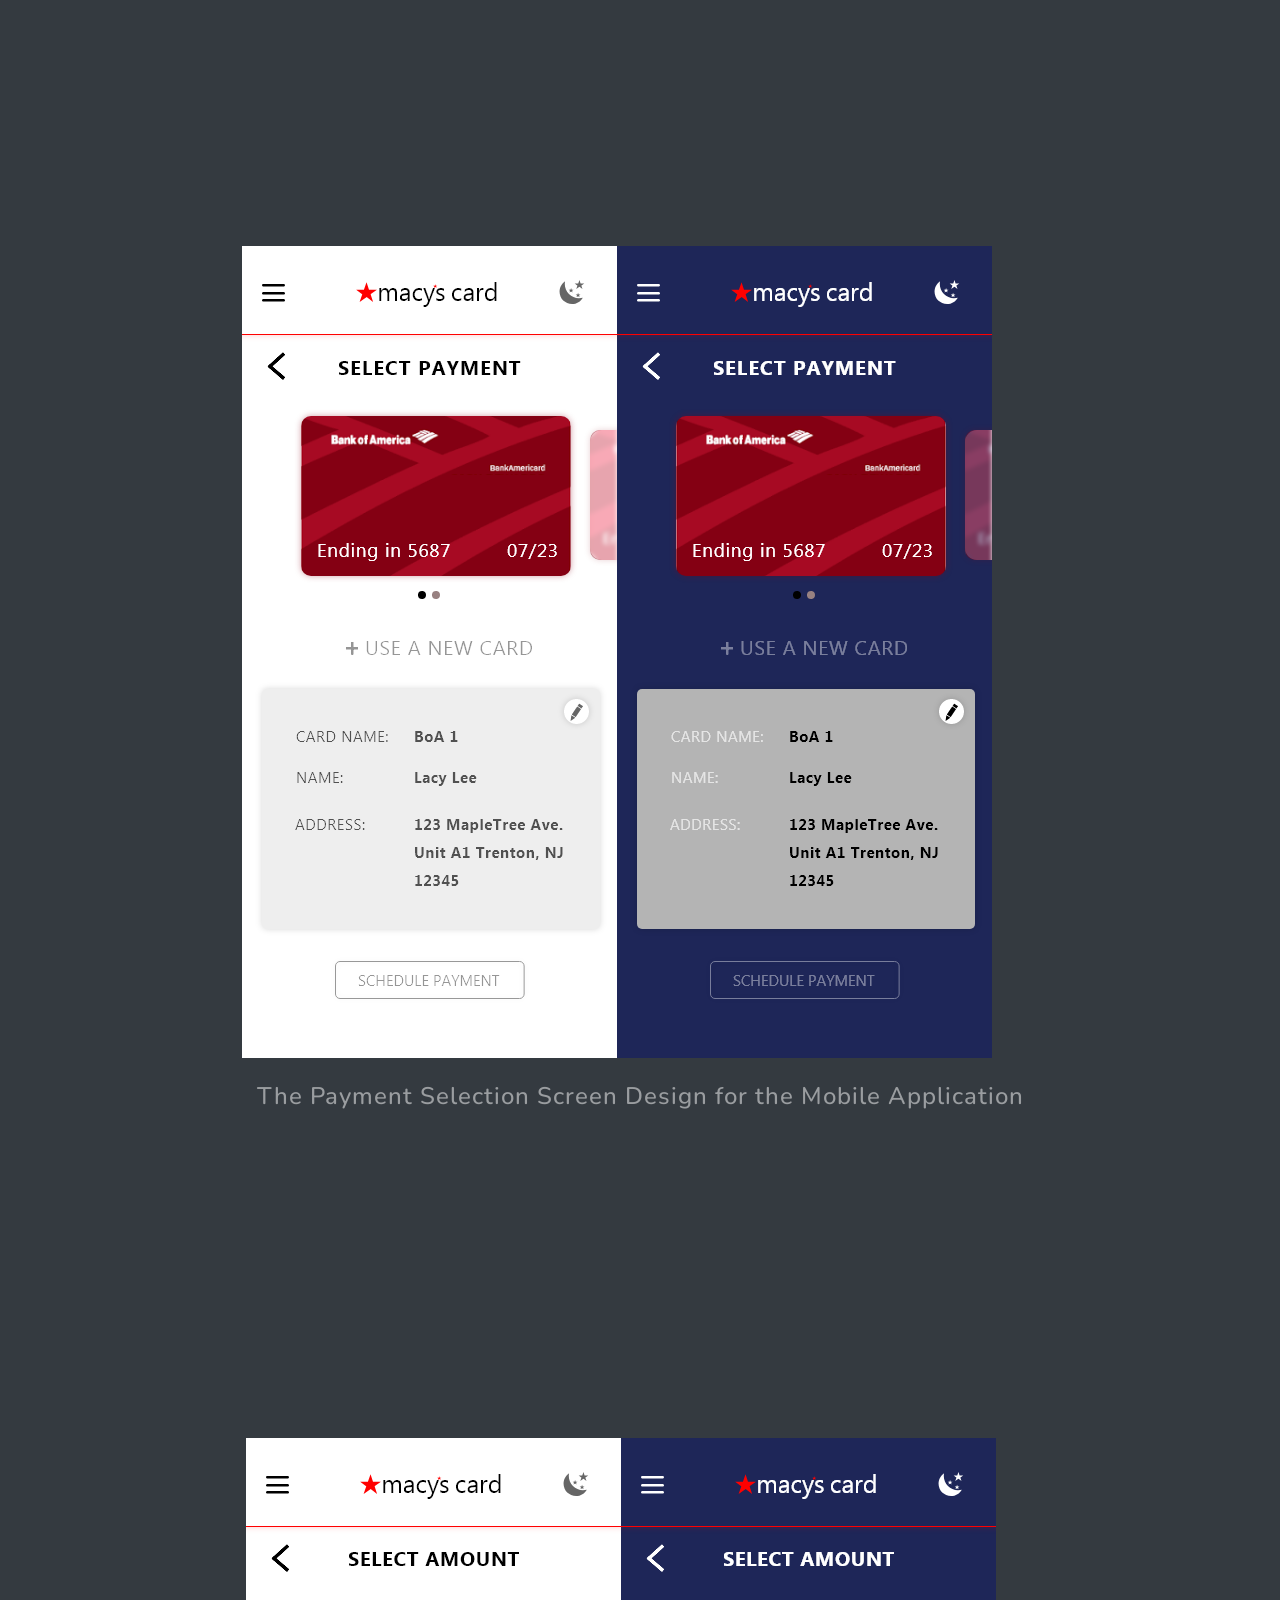
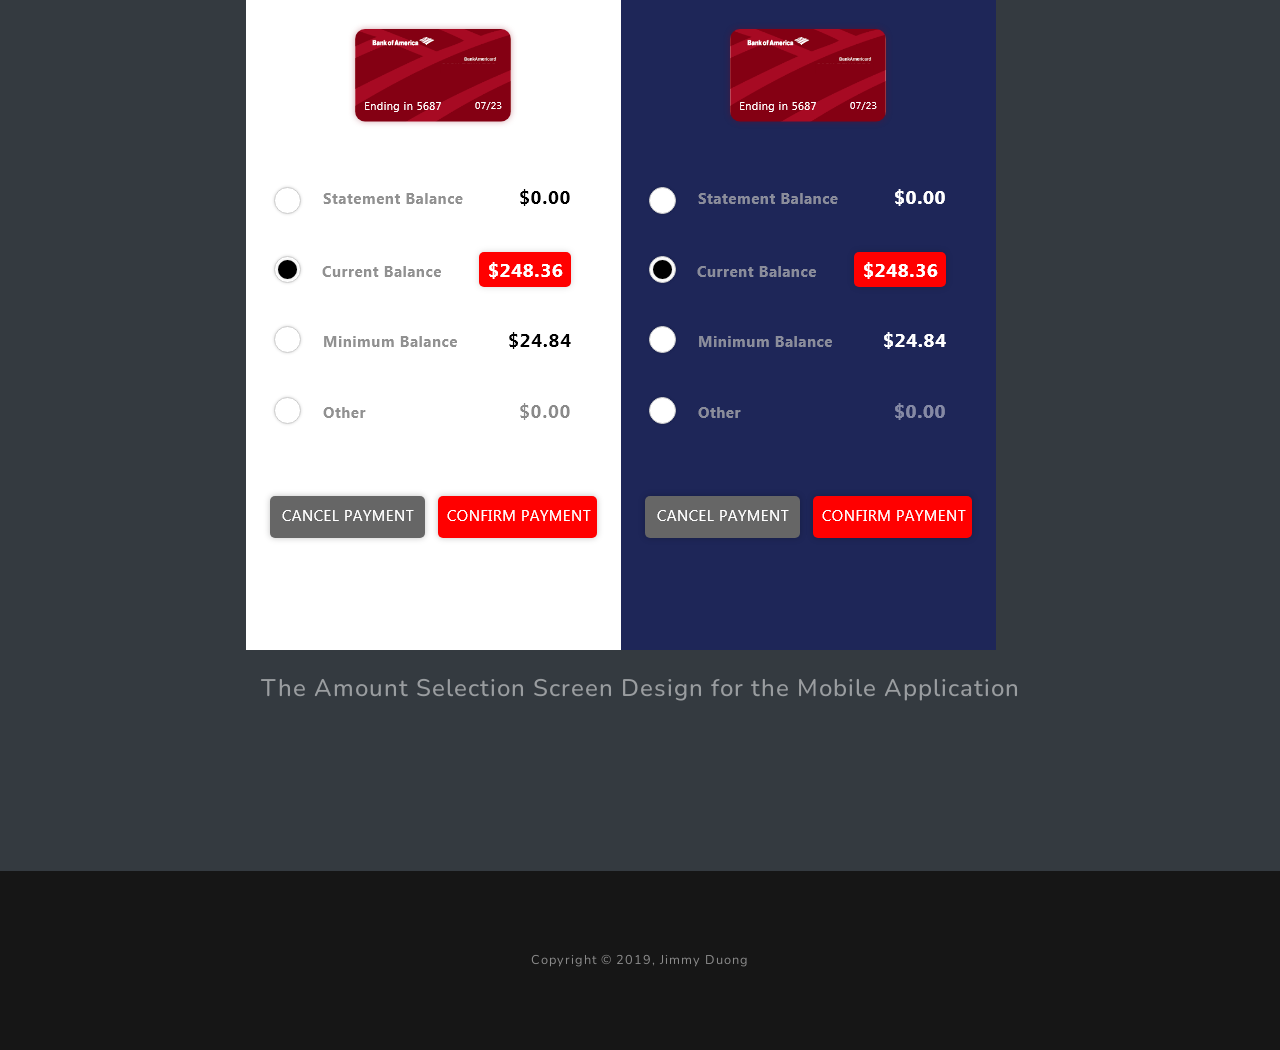
<file: uxdesign - Copy.html>
<!DOCTYPE html>
<html lang="en">

<head>

  <meta charset="utf-8">
  <meta name="viewport" content="width=device-width, initial-scale=1, shrink-to-fit=no">
  <meta name="description" content="">
  <meta name="author" content="">

  <title>UX/UI Design</title>

  <!-- Bootstrap core CSS -->
  <link href="vendor/bootstrap/css/bootstrap.min.css" rel="stylesheet">

  <!-- Custom fonts for this template -->
  <link href="vendor/fontawesome-free/css/all.min.css" rel="stylesheet">
  <link href="https://fonts.googleapis.com/css?family=Varela+Round" rel="stylesheet">
  <link href="https://fonts.googleapis.com/css?family=Nunito:200,200i,300,300i,400,400i,600,600i,700,700i,800,800i,900,900i" rel="stylesheet">

  <!-- Custom styles for this template -->
  <link href="css/grayscale.min.css" rel="stylesheet">

</head>

<body id="page-top">

  <!-- Navigation -->
  <nav class="navbar navbar-expand-lg navbar-light fixed-top" id="mainNav">
    <div class="container">
      <a class="navbar-brand js-scroll-trigger" href="index.html">Jimmy Duong</a>
      <button class="navbar-toggler navbar-toggler-right" type="button" data-toggle="collapse" data-target="#navbarResponsive" aria-controls="navbarResponsive" aria-expanded="false" aria-label="Toggle navigation">
        Menu
        <i class="fas fa-bars"></i>
      </button>
      <div class="collapse navbar-collapse" id="navbarResponsive">
        <ul class="navbar-nav ml-auto">
          <li class="nav-item dropdown">
            <a class="nav-link dropdown-toggle" href="#" id ="navbarDropdown" role ="button" data-toggle="dropdown" aria-haspopup="true" aria-expanded="false">About Me</a>
              <div class="dropdown-menu dropdown-menu-right animate slideIn" aria-labelledby="navbarDropdown">
            <a class="dropdown-item" href="dreamgoal.html">Dream Goal</a>
            <a class="dropdown-item" href="model.html">Model
              <span class="sr-only">(current)</span>
            </a>
            <a class="dropdown-item" download href="Duong_Jimmy_Resume.pdf">Download Resume</a>
            <a class="dropdown-item" download href="Resolutions - 06-24-2015 Conference_Board Meeting - RESOLUTION NO. 19.pdf">Download High School Achievement</a>
          </li>
          <li class="nav-item dropdown">
            <a class="nav-link dropdown-toggle" href="#" id ="navbarDropdown" role ="button" data-toggle="dropdown" aria-haspopup="true" aria-expanded="false">Software Development Projects</a>
              <div class="dropdown-menu dropdown-menu-right animate slideIn" aria-labelledby="navbarDropdown">
            <a class="dropdown-item" href="snakegame.html">Snake Game</a>
            <a class="dropdown-item" href="petrinet.html">Petri Net</a>
            <a class="dropdown-item" href="outlookmobileapp.html">The Outlook Mobile Application</a>
          </li>
          <li class="nav-item">
            <a class="nav-link" href="uxdesign.html">UX/UI Design Projects</a>
          </li>
          <li class="nav-item">
            <a class="nav-link" href="contact.html">Contact</a>
          </li>
        </ul>
      </div>
    </div>
  </nav>

  <!-- Header -->
  <header class="masthead">
    <div class="container d-flex h-100 align-items-center">
      <div class="mx-auto text-center">
        <h1 class="mx-auto my-0 text-uppercase">Macy's Card</h1>
        <p class="text-white-50"> Taking a feature out of the Macy's Application to focus toward a credit card payment application design </p>
        <p class="text-white-50"> AR 398 - Application User Interface and Experience Design with Professor Linh Dao</p>
        <h2 class="text-white-50 mx-auto mt-2">MISSION STATEMENT</h2>
        <p class="text-white-50 mx-auto mt-2">Macy's Card is an application that let users make payments on Macy's Credit Card</p>
        <a href="#screens" class="btn btn-primary js-scroll-trigger">Take a Look</a>
      </div>
    </div>
  </header>

  <!-- Projects Section -->
  <section id="screens" class="projects-section bg-dark">
    <div class="container">
      <div class="container d-flex h-100 align-items-center">
      <div class="mx-auto text-center">
    <div class="row">
    <div class="column">
      <img class="d-block w-100" src="img/iPhone1.png" alt="">
    </div>
    <div class="column">
      <img class="d-block w-100" src="img/iPhone5.png" alt="">
    </div>
  </div>
   <h4 class="text-white-50 mt-4">The Login Screen Design for the Mobile Application</h4>
  </div>
</div>
</div>
</section>

<section class="projects-section bg-dark">
    <div class="container">
      <div class="container d-flex h-100 align-items-center">
      <div class="mx-auto text-center">
    <div class="row">
    <div class="column">
      <img class="d-block w-100" src="img/iPhone2.png" alt="">
    </div>
    <div class="column">
      <img class="d-block w-100" src="img/iPhone6.png" alt="">
    </div>
  </div>
  <h4 class="text-white-50 mt-4">The Home Screen Design for the Mobile Application</h4>
  </div>
</div>
</div>
</section>

<section class="projects-section bg-dark">
    <div class="container">
      <div class="container d-flex h-100 align-items-center">
      <div class="mx-auto text-center">
    <div class="row">
    <div class="column">
      <img class="d-block w-100" src="img/iPhone3.png" alt="">
    </div>
    <div class="column">
      <img class="d-block w-100" src="img/iPhone7.png" alt="">
    </div>
  </div>
  <h4 class="text-white-50 mt-4">The Payment Selection Screen Design for the Mobile Application</h4>
  </div>
</div>
</div>
</section>

<section class="projects-section bg-dark">
    <div class="container">
      <div class="container d-flex h-100 align-items-center">
      <div class="mx-auto text-center">
    <div class="row">
    <div class="column">
      <img class="d-block w-100" src="img/iPhone4.png" alt="">
    </div>
    <div class="column">
      <img class="d-block w-100" src="img/iPhone8.png" alt="">
    </div>
  </div>
  <h4 class="text-white-50 mt-4">The Amount Selection Screen Design for the Mobile Application</h4>
  </div>
</div>
</div>
</section>
  <!-- Footer -->
  <footer class="bg-black small text-center text-white-50">
    <div class="container">
      Copyright &copy; 2019, Jimmy Duong
    </div>
  </footer>

  <!-- Bootstrap core JavaScript -->
  <script src="vendor/jquery/jquery.min.js"></script>
  <script src="vendor/bootstrap/js/bootstrap.bundle.min.js"></script>

  <!-- Plugin JavaScript -->
  <script src="vendor/jquery-easing/jquery.easing.min.js"></script>

  <!-- Custom scripts for this template -->
  <script src="js/grayscale.min.js"></script>

</body>

</html>
</file>
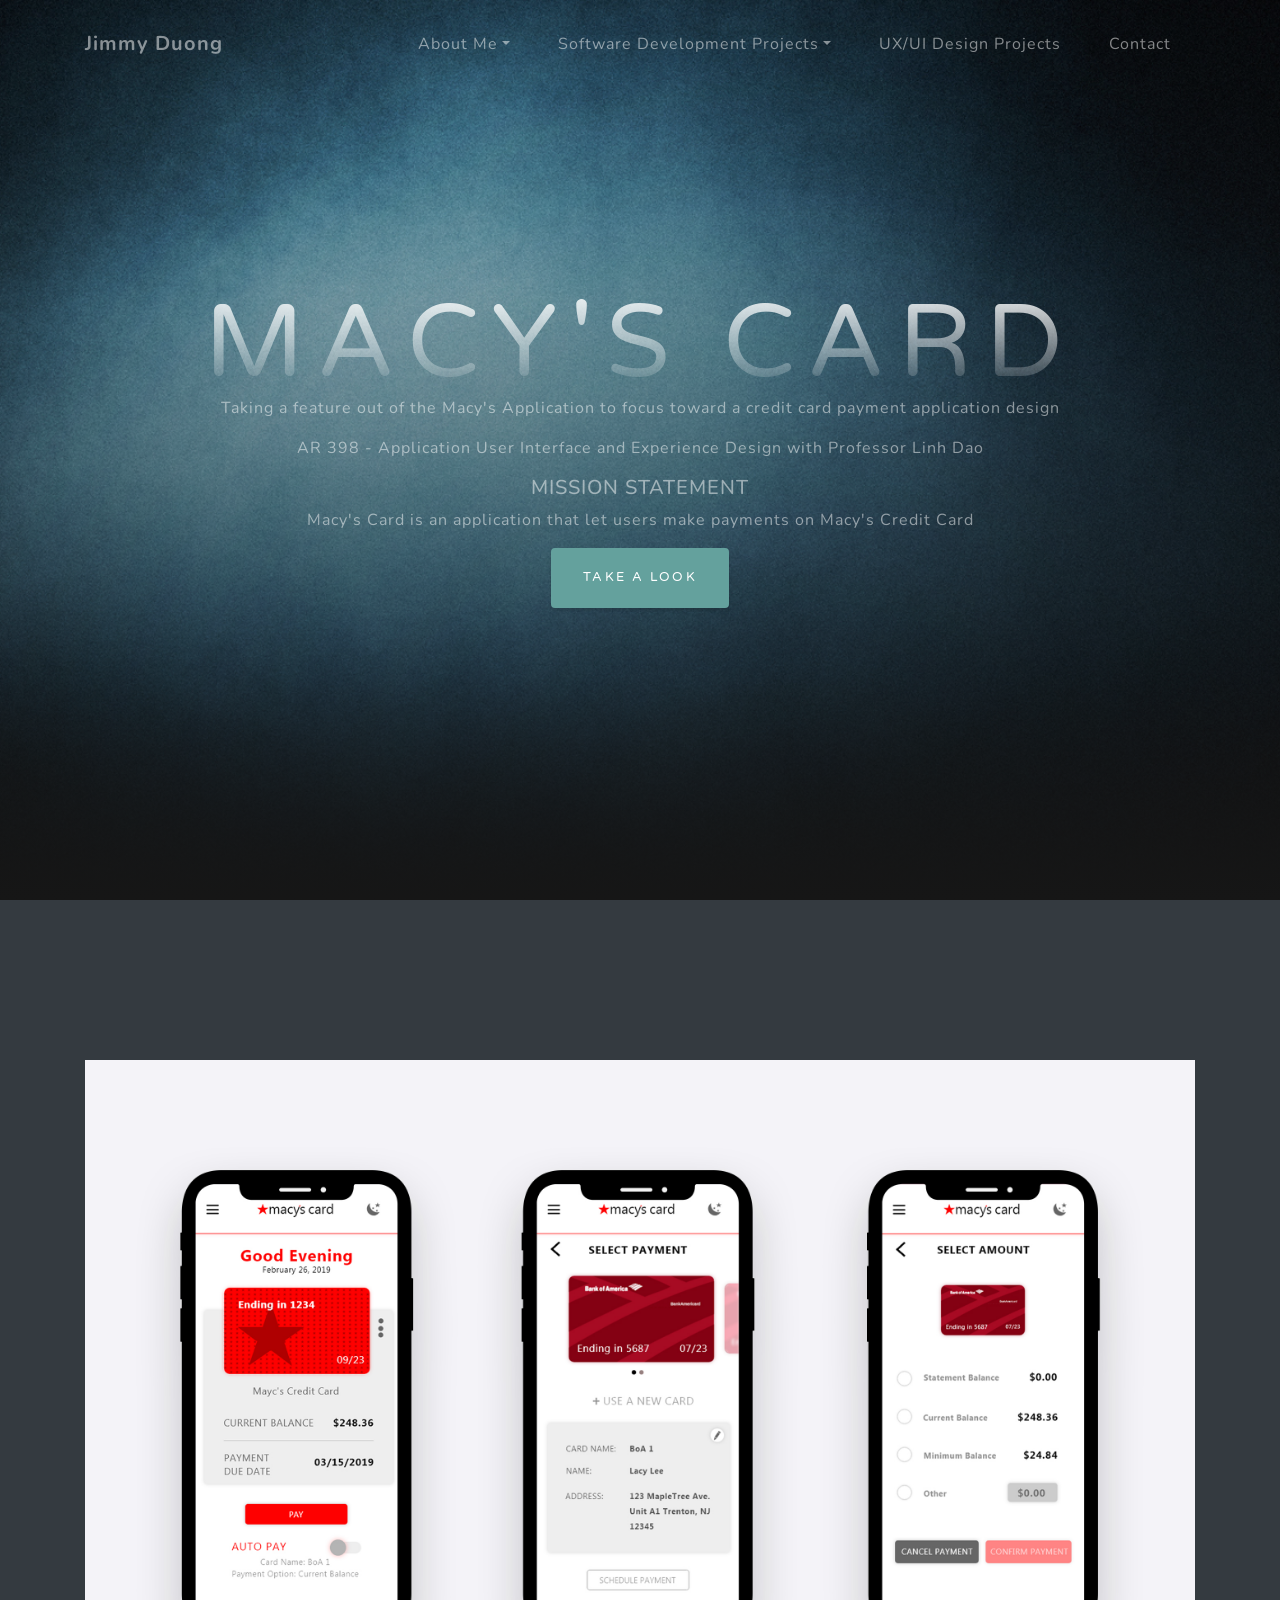
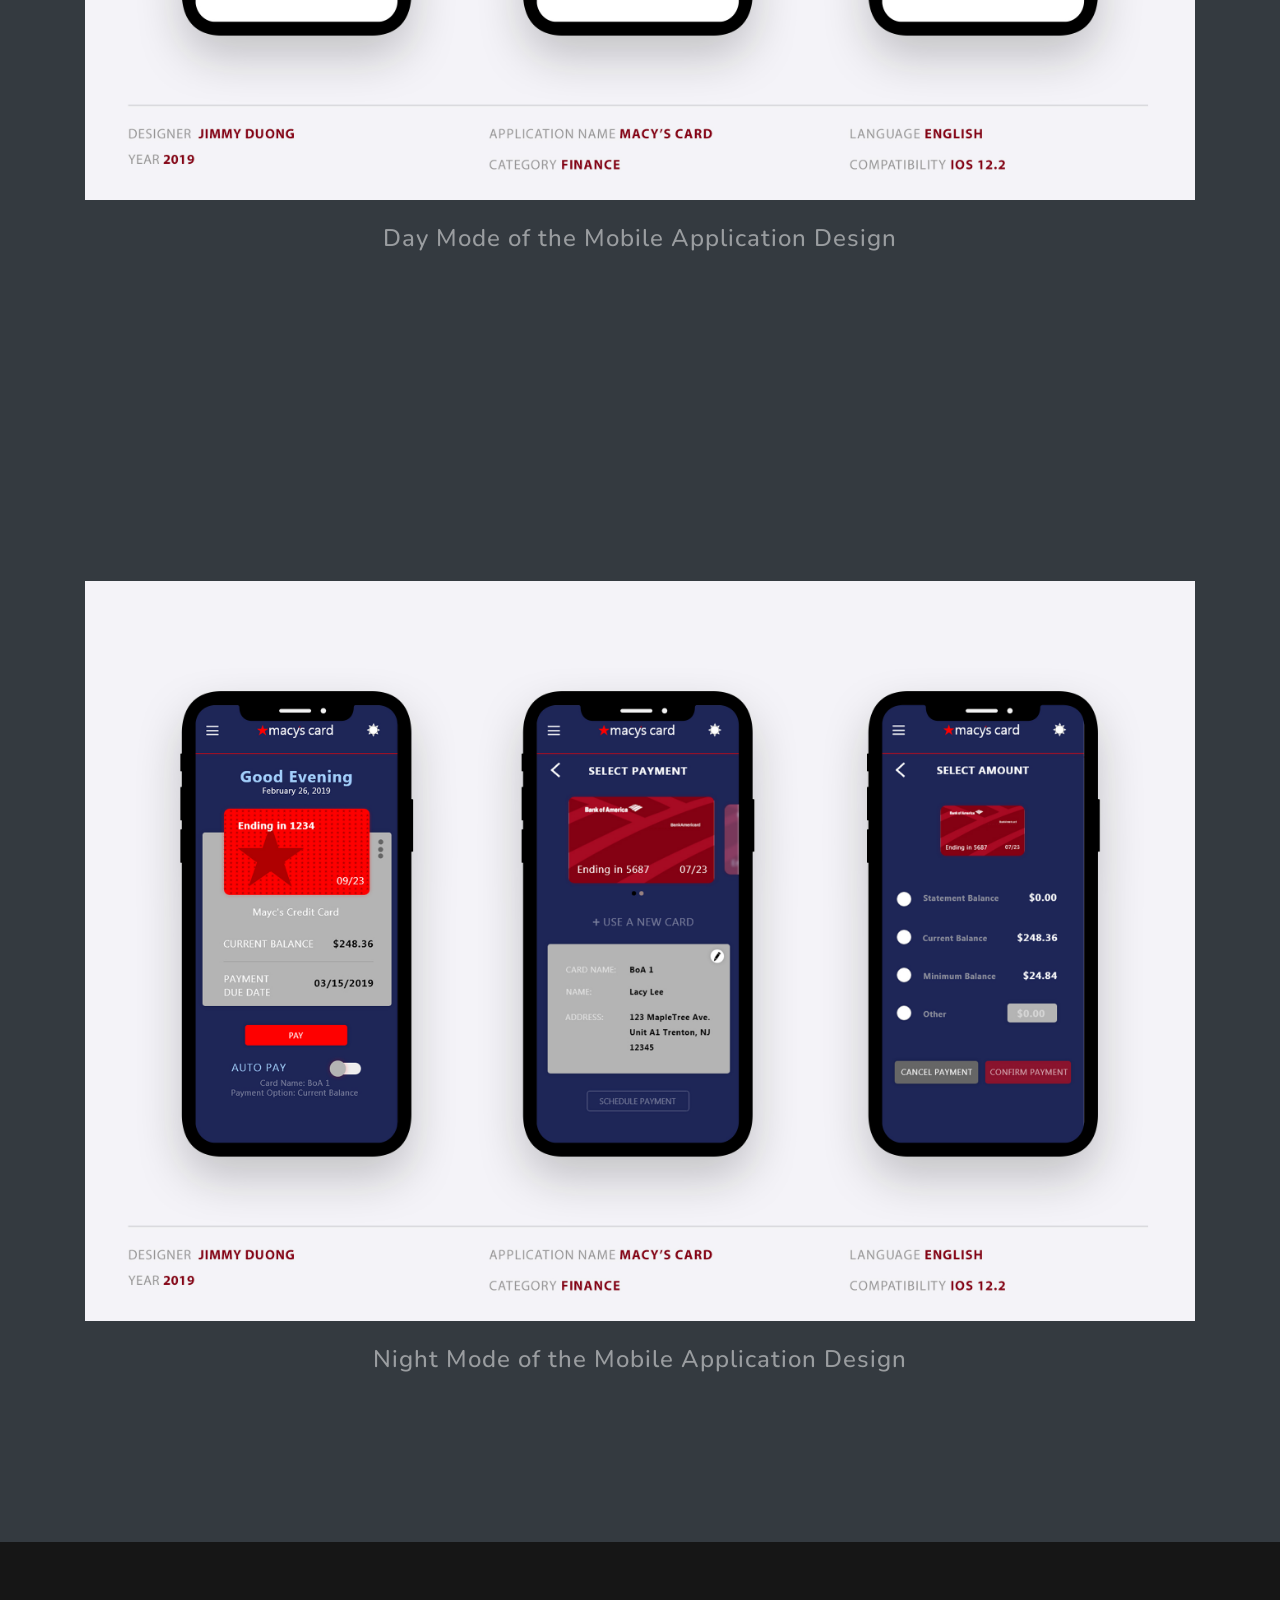
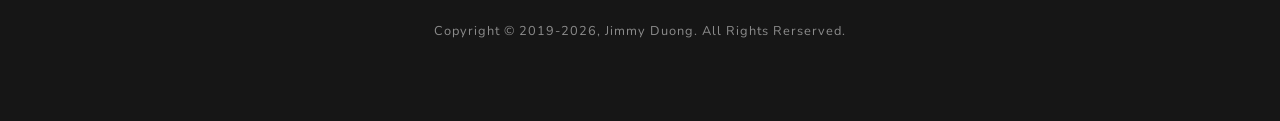
<file: uxdesign.html>
<!DOCTYPE html>
<html lang="en">

<head>

  <meta charset="utf-8">
  <meta name="viewport" content="width=device-width, initial-scale=1, shrink-to-fit=no">
  <meta name="description" content="">
  <meta name="author" content="">

  <title>UX/UI Design</title>

  <!-- Bootstrap core CSS -->
  <link href="vendor/bootstrap/css/bootstrap.min.css" rel="stylesheet">

  <!-- Custom fonts for this template -->
  <link href="vendor/fontawesome-free/css/all.min.css" rel="stylesheet">
  <link href="https://fonts.googleapis.com/css?family=Varela+Round" rel="stylesheet">
  <link href="https://fonts.googleapis.com/css?family=Nunito:200,200i,300,300i,400,400i,600,600i,700,700i,800,800i,900,900i" rel="stylesheet">

  <!-- Custom styles for this template -->
  <link href="css/grayscale.min.css" rel="stylesheet">

</head>

<body id="page-top">

  <!-- Navigation -->
  <nav class="navbar navbar-expand-lg navbar-light fixed-top" id="mainNav">
    <div class="container">
      <a class="navbar-brand js-scroll-trigger" href="index.html">Jimmy Duong</a>
      <button class="navbar-toggler navbar-toggler-right" type="button" data-toggle="collapse" data-target="#navbarResponsive" aria-controls="navbarResponsive" aria-expanded="false" aria-label="Toggle navigation">
        Menu
        <i class="fas fa-bars"></i>
      </button>
      <div class="collapse navbar-collapse" id="navbarResponsive">
        <ul class="navbar-nav ml-auto">
         <li class="nav-item dropdown">
            <a class="nav-link dropdown-toggle" href="#" id ="navbarDropdown" role ="button" data-toggle="dropdown" aria-haspopup="true" aria-expanded="false">About Me</a>
              <div class="dropdown-menu dropdown-menu-right animate slideIn" aria-labelledby="navbarDropdown">
            <a class="dropdown-item" href="dreamgoal.html">Future Endeavors</a>
            <a class="dropdown-item" href="model.html">Model
              <span class="sr-only">(current)</span>
            </a>
            <a class="dropdown-item" download href="Duong_Jimmy_Resume.pdf">Download Resume</a>
            <a class="dropdown-item" download href="Resolutions - 06-24-2015 Conference_Board Meeting - RESOLUTION NO. 19.pdf">Download High School Achievement</a>
          </li>
          <li class="nav-item dropdown">
            <a class="nav-link dropdown-toggle" href="#" id ="navbarDropdown" role ="button" data-toggle="dropdown" aria-haspopup="true" aria-expanded="false">Software Development Projects</a>
              <div class="dropdown-menu dropdown-menu-right animate slideIn" aria-labelledby="navbarDropdown">
            <a class="dropdown-item" href="snakegame.html">Snake Game</a>
            <a class="dropdown-item" href="petrinet.html">Petri Net</a>
            <a class="dropdown-item" href="outlookmobileapp.html">The Outlook Mobile Application</a>
          </li>
          <li class="nav-item">
            <a class="nav-link" href="uxdesign.html">UX/UI Design Projects</a>
          </li>
          <li class="nav-item">
            <a class="nav-link" href="contact.html">Contact</a>
          </li>
        </ul>
      </div>
    </div>
  </nav>

  <!-- Header -->
  <header class="masthead">
    <div class="container d-flex h-100 align-items-center">
      <div class="mx-auto text-center">
        <h1 class="mx-auto my-0 text-uppercase">Macy's Card</h1>
        <p class="text-white-50"> Taking a feature out of the Macy's Application to focus toward a credit card payment application design </p>
        <p class="text-white-50"> AR 398 - Application User Interface and Experience Design with Professor Linh Dao</p>
        <h2 class="text-white-50 mx-auto mt-2">MISSION STATEMENT</h2>
        <p class="text-white-50 mx-auto mt-2">Macy's Card is an application that let users make payments on Macy's Credit Card</p>
        <a href="#screens" class="btn btn-primary js-scroll-trigger">Take a Look</a>
      </div>
    </div>
  </header>

  <!-- Projects Section -->
  <section id="screens" class="projects-section bg-dark">
    <div class="container">
      <div class="container d-flex h-100 align-items-center">
      <div class="mx-auto text-center">
    <div class="row">
    <div class="column">
      <img class="d-block w-100" src="img/presentation_1 Day Mode.jpg" alt="">
    </div>
  </div>
   <h4 class="text-white-50 mt-4">Day Mode of the Mobile Application Design</h4>
  </div>
</div>
</div>
</section>

<section class="projects-section bg-dark">
    <div class="container">
      <div class="container d-flex h-100 align-items-center">
      <div class="mx-auto text-center">
    <div class="row">
    <div class="column">
      <img class="d-block w-100" src="img/presentation_1 Night Mode.jpg" alt="">
    </div>
  </div>
  <h4 class="text-white-50 mt-4">Night Mode of the Mobile Application Design</h4>
  </div>
</div>
</div>
</section>

  <!-- Footer -->
  <footer class="bg-black small text-center text-white-50">
    <div class="container">
      Copyright &copy; 2019-<script>document.write(new Date().getUTCFullYear());</script>, Jimmy Duong. All Rights Rerserved.
    </div>
  </footer>

  <!-- Bootstrap core JavaScript -->
  <script src="vendor/jquery/jquery.min.js"></script>
  <script src="vendor/bootstrap/js/bootstrap.bundle.min.js"></script>

  <!-- Plugin JavaScript -->
  <script src="vendor/jquery-easing/jquery.easing.min.js"></script>

  <!-- Custom scripts for this template -->
  <script src="js/grayscale.min.js"></script>

</body>

</html>
</file>
<file: vendor/fontawesome-free/css/all.min.css>
.fa,.fab,.fal,.far,.fas{-moz-osx-font-smoothing:grayscale;-webkit-font-smoothing:antialiased;display:inline-block;font-style:normal;font-variant:normal;text-rendering:auto;line-height:1}.fa-lg{font-size:1.33333em;line-height:.75em;vertical-align:-.0667em}.fa-xs{font-size:.75em}.fa-sm{font-size:.875em}.fa-1x{font-size:1em}.fa-2x{font-size:2em}.fa-3x{font-size:3em}.fa-4x{font-size:4em}.fa-5x{font-size:5em}.fa-6x{font-size:6em}.fa-7x{font-size:7em}.fa-8x{font-size:8em}.fa-9x{font-size:9em}.fa-10x{font-size:10em}.fa-fw{text-align:center;width:1.25em}.fa-ul{list-style-type:none;margin-left:2.5em;padding-left:0}.fa-ul>li{position:relative}.fa-li{left:-2em;position:absolute;text-align:center;width:2em;line-height:inherit}.fa-border{border:.08em solid #eee;border-radius:.1em;padding:.2em .25em .15em}.fa-pull-left{float:left}.fa-pull-right{float:right}.fa.fa-pull-left,.fab.fa-pull-left,.fal.fa-pull-left,.far.fa-pull-left,.fas.fa-pull-left{margin-right:.3em}.fa.fa-pull-right,.fab.fa-pull-right,.fal.fa-pull-right,.far.fa-pull-right,.fas.fa-pull-right{margin-left:.3em}.fa-spin{animation:fa-spin 2s infinite linear}.fa-pulse{animation:fa-spin 1s infinite steps(8)}@keyframes fa-spin{0%{transform:rotate(0deg)}to{transform:rotate(1turn)}}.fa-rotate-90{-ms-filter:"progid:DXImageTransform.Microsoft.BasicImage(rotation=1)";transform:rotate(90deg)}.fa-rotate-180{-ms-filter:"progid:DXImageTransform.Microsoft.BasicImage(rotation=2)";transform:rotate(180deg)}.fa-rotate-270{-ms-filter:"progid:DXImageTransform.Microsoft.BasicImage(rotation=3)";transform:rotate(270deg)}.fa-flip-horizontal{-ms-filter:"progid:DXImageTransform.Microsoft.BasicImage(rotation=0, mirror=1)";transform:scaleX(-1)}.fa-flip-vertical{transform:scaleY(-1)}.fa-flip-both,.fa-flip-horizontal.fa-flip-vertical,.fa-flip-vertical{-ms-filter:"progid:DXImageTransform.Microsoft.BasicImage(rotation=2, mirror=1)"}.fa-flip-both,.fa-flip-horizontal.fa-flip-vertical{transform:scale(-1)}:root .fa-flip-both,:root .fa-flip-horizontal,:root .fa-flip-vertical,:root .fa-rotate-90,:root .fa-rotate-180,:root .fa-rotate-270{filter:none}.fa-stack{display:inline-block;height:2em;line-height:2em;position:relative;vertical-align:middle;width:2.5em}.fa-stack-1x,.fa-stack-2x{left:0;position:absolute;text-align:center;width:100%}.fa-stack-1x{line-height:inherit}.fa-stack-2x{font-size:2em}.fa-inverse{color:#fff}.fa-500px:before{content:"\f26e"}.fa-accessible-icon:before{content:"\f368"}.fa-accusoft:before{content:"\f369"}.fa-acquisitions-incorporated:before{content:"\f6af"}.fa-ad:before{content:"\f641"}.fa-address-book:before{content:"\f2b9"}.fa-address-card:before{content:"\f2bb"}.fa-adjust:before{content:"\f042"}.fa-adn:before{content:"\f170"}.fa-adobe:before{content:"\f778"}.fa-adversal:before{content:"\f36a"}.fa-affiliatetheme:before{content:"\f36b"}.fa-air-freshener:before{content:"\f5d0"}.fa-algolia:before{content:"\f36c"}.fa-align-center:before{content:"\f037"}.fa-align-justify:before{content:"\f039"}.fa-align-left:before{content:"\f036"}.fa-align-right:before{content:"\f038"}.fa-alipay:before{content:"\f642"}.fa-allergies:before{content:"\f461"}.fa-amazon:before{content:"\f270"}.fa-amazon-pay:before{content:"\f42c"}.fa-ambulance:before{content:"\f0f9"}.fa-american-sign-language-interpreting:before{content:"\f2a3"}.fa-amilia:before{content:"\f36d"}.fa-anchor:before{content:"\f13d"}.fa-android:before{content:"\f17b"}.fa-angellist:before{content:"\f209"}.fa-angle-double-down:before{content:"\f103"}.fa-angle-double-left:before{content:"\f100"}.fa-angle-double-right:before{content:"\f101"}.fa-angle-double-up:before{content:"\f102"}.fa-angle-down:before{content:"\f107"}.fa-angle-left:before{content:"\f104"}.fa-angle-right:before{content:"\f105"}.fa-angle-up:before{content:"\f106"}.fa-angry:before{content:"\f556"}.fa-angrycreative:before{content:"\f36e"}.fa-angular:before{content:"\f420"}.fa-ankh:before{content:"\f644"}.fa-app-store:before{content:"\f36f"}.fa-app-store-ios:before{content:"\f370"}.fa-apper:before{content:"\f371"}.fa-apple:before{content:"\f179"}.fa-apple-alt:before{content:"\f5d1"}.fa-apple-pay:before{content:"\f415"}.fa-archive:before{content:"\f187"}.fa-archway:before{content:"\f557"}.fa-arrow-alt-circle-down:before{content:"\f358"}.fa-arrow-alt-circle-left:before{content:"\f359"}.fa-arrow-alt-circle-right:before{content:"\f35a"}.fa-arrow-alt-circle-up:before{content:"\f35b"}.fa-arrow-circle-down:before{content:"\f0ab"}.fa-arrow-circle-left:before{content:"\f0a8"}.fa-arrow-circle-right:before{content:"\f0a9"}.fa-arrow-circle-up:before{content:"\f0aa"}.fa-arrow-down:before{content:"\f063"}.fa-arrow-left:before{content:"\f060"}.fa-arrow-right:before{content:"\f061"}.fa-arrow-up:before{content:"\f062"}.fa-arrows-alt:before{content:"\f0b2"}.fa-arrows-alt-h:before{content:"\f337"}.fa-arrows-alt-v:before{content:"\f338"}.fa-artstation:before{content:"\f77a"}.fa-assistive-listening-systems:before{content:"\f2a2"}.fa-asterisk:before{content:"\f069"}.fa-asymmetrik:before{content:"\f372"}.fa-at:before{content:"\f1fa"}.fa-atlas:before{content:"\f558"}.fa-atlassian:before{content:"\f77b"}.fa-atom:before{content:"\f5d2"}.fa-audible:before{content:"\f373"}.fa-audio-description:before{content:"\f29e"}.fa-autoprefixer:before{content:"\f41c"}.fa-avianex:before{content:"\f374"}.fa-aviato:before{content:"\f421"}.fa-award:before{content:"\f559"}.fa-aws:before{content:"\f375"}.fa-baby:before{content:"\f77c"}.fa-baby-carriage:before{content:"\f77d"}.fa-backspace:before{content:"\f55a"}.fa-backward:before{content:"\f04a"}.fa-bacon:before{content:"\f7e5"}.fa-balance-scale:before{content:"\f24e"}.fa-ban:before{content:"\f05e"}.fa-band-aid:before{content:"\f462"}.fa-bandcamp:before{content:"\f2d5"}.fa-barcode:before{content:"\f02a"}.fa-bars:before{content:"\f0c9"}.fa-baseball-ball:before{content:"\f433"}.fa-basketball-ball:before{content:"\f434"}.fa-bath:before{content:"\f2cd"}.fa-battery-empty:before{content:"\f244"}.fa-battery-full:before{content:"\f240"}.fa-battery-half:before{content:"\f242"}.fa-battery-quarter:before{content:"\f243"}.fa-battery-three-quarters:before{content:"\f241"}.fa-bed:before{content:"\f236"}.fa-beer:before{content:"\f0fc"}.fa-behance:before{content:"\f1b4"}.fa-behance-square:before{content:"\f1b5"}.fa-bell:before{content:"\f0f3"}.fa-bell-slash:before{content:"\f1f6"}.fa-bezier-curve:before{content:"\f55b"}.fa-bible:before{content:"\f647"}.fa-bicycle:before{content:"\f206"}.fa-bimobject:before{content:"\f378"}.fa-binoculars:before{content:"\f1e5"}.fa-biohazard:before{content:"\f780"}.fa-birthday-cake:before{content:"\f1fd"}.fa-bitbucket:before{content:"\f171"}.fa-bitcoin:before{content:"\f379"}.fa-bity:before{content:"\f37a"}.fa-black-tie:before{content:"\f27e"}.fa-blackberry:before{content:"\f37b"}.fa-blender:before{content:"\f517"}.fa-blender-phone:before{content:"\f6b6"}.fa-blind:before{content:"\f29d"}.fa-blog:before{content:"\f781"}.fa-blogger:before{content:"\f37c"}.fa-blogger-b:before{content:"\f37d"}.fa-bluetooth:before{content:"\f293"}.fa-bluetooth-b:before{content:"\f294"}.fa-bold:before{content:"\f032"}.fa-bolt:before{content:"\f0e7"}.fa-bomb:before{content:"\f1e2"}.fa-bone:before{content:"\f5d7"}.fa-bong:before{content:"\f55c"}.fa-book:before{content:"\f02d"}.fa-book-dead:before{content:"\f6b7"}.fa-book-medical:before{content:"\f7e6"}.fa-book-open:before{content:"\f518"}.fa-book-reader:before{content:"\f5da"}.fa-bookmark:before{content:"\f02e"}.fa-bowling-ball:before{content:"\f436"}.fa-box:before{content:"\f466"}.fa-box-open:before{content:"\f49e"}.fa-boxes:before{content:"\f468"}.fa-braille:before{content:"\f2a1"}.fa-brain:before{content:"\f5dc"}.fa-bread-slice:before{content:"\f7ec"}.fa-briefcase:before{content:"\f0b1"}.fa-briefcase-medical:before{content:"\f469"}.fa-broadcast-tower:before{content:"\f519"}.fa-broom:before{content:"\f51a"}.fa-brush:before{content:"\f55d"}.fa-btc:before{content:"\f15a"}.fa-bug:before{content:"\f188"}.fa-building:before{content:"\f1ad"}.fa-bullhorn:before{content:"\f0a1"}.fa-bullseye:before{content:"\f140"}.fa-burn:before{content:"\f46a"}.fa-buromobelexperte:before{content:"\f37f"}.fa-bus:before{content:"\f207"}.fa-bus-alt:before{content:"\f55e"}.fa-business-time:before{content:"\f64a"}.fa-buysellads:before{content:"\f20d"}.fa-calculator:before{content:"\f1ec"}.fa-calendar:before{content:"\f133"}.fa-calendar-alt:before{content:"\f073"}.fa-calendar-check:before{content:"\f274"}.fa-calendar-day:before{content:"\f783"}.fa-calendar-minus:before{content:"\f272"}.fa-calendar-plus:before{content:"\f271"}.fa-calendar-times:before{content:"\f273"}.fa-calendar-week:before{content:"\f784"}.fa-camera:before{content:"\f030"}.fa-camera-retro:before{content:"\f083"}.fa-campground:before{content:"\f6bb"}.fa-canadian-maple-leaf:before{content:"\f785"}.fa-candy-cane:before{content:"\f786"}.fa-cannabis:before{content:"\f55f"}.fa-capsules:before{content:"\f46b"}.fa-car:before{content:"\f1b9"}.fa-car-alt:before{content:"\f5de"}.fa-car-battery:before{content:"\f5df"}.fa-car-crash:before{content:"\f5e1"}.fa-car-side:before{content:"\f5e4"}.fa-caret-down:before{content:"\f0d7"}.fa-caret-left:before{content:"\f0d9"}.fa-caret-right:before{content:"\f0da"}.fa-caret-square-down:before{content:"\f150"}.fa-caret-square-left:before{content:"\f191"}.fa-caret-square-right:before{content:"\f152"}.fa-caret-square-up:before{content:"\f151"}.fa-caret-up:before{content:"\f0d8"}.fa-carrot:before{content:"\f787"}.fa-cart-arrow-down:before{content:"\f218"}.fa-cart-plus:before{content:"\f217"}.fa-cash-register:before{content:"\f788"}.fa-cat:before{content:"\f6be"}.fa-cc-amazon-pay:before{content:"\f42d"}.fa-cc-amex:before{content:"\f1f3"}.fa-cc-apple-pay:before{content:"\f416"}.fa-cc-diners-club:before{content:"\f24c"}.fa-cc-discover:before{content:"\f1f2"}.fa-cc-jcb:before{content:"\f24b"}.fa-cc-mastercard:before{content:"\f1f1"}.fa-cc-paypal:before{content:"\f1f4"}.fa-cc-stripe:before{content:"\f1f5"}.fa-cc-visa:before{content:"\f1f0"}.fa-centercode:before{content:"\f380"}.fa-centos:before{content:"\f789"}.fa-certificate:before{content:"\f0a3"}.fa-chair:before{content:"\f6c0"}.fa-chalkboard:before{content:"\f51b"}.fa-chalkboard-teacher:before{content:"\f51c"}.fa-charging-station:before{content:"\f5e7"}.fa-chart-area:before{content:"\f1fe"}.fa-chart-bar:before{content:"\f080"}.fa-chart-line:before{content:"\f201"}.fa-chart-pie:before{content:"\f200"}.fa-check:before{content:"\f00c"}.fa-check-circle:before{content:"\f058"}.fa-check-double:before{content:"\f560"}.fa-check-square:before{content:"\f14a"}.fa-cheese:before{content:"\f7ef"}.fa-chess:before{content:"\f439"}.fa-chess-bishop:before{content:"\f43a"}.fa-chess-board:before{content:"\f43c"}.fa-chess-king:before{content:"\f43f"}.fa-chess-knight:before{content:"\f441"}.fa-chess-pawn:before{content:"\f443"}.fa-chess-queen:before{content:"\f445"}.fa-chess-rook:before{content:"\f447"}.fa-chevron-circle-down:before{content:"\f13a"}.fa-chevron-circle-left:before{content:"\f137"}.fa-chevron-circle-right:before{content:"\f138"}.fa-chevron-circle-up:before{content:"\f139"}.fa-chevron-down:before{content:"\f078"}.fa-chevron-left:before{content:"\f053"}.fa-chevron-right:before{content:"\f054"}.fa-chevron-up:before{content:"\f077"}.fa-child:before{content:"\f1ae"}.fa-chrome:before{content:"\f268"}.fa-church:before{content:"\f51d"}.fa-circle:before{content:"\f111"}.fa-circle-notch:before{content:"\f1ce"}.fa-city:before{content:"\f64f"}.fa-clinic-medical:before{content:"\f7f2"}.fa-clipboard:before{content:"\f328"}.fa-clipboard-check:before{content:"\f46c"}.fa-clipboard-list:before{content:"\f46d"}.fa-clock:before{content:"\f017"}.fa-clone:before{content:"\f24d"}.fa-closed-captioning:before{content:"\f20a"}.fa-cloud:before{content:"\f0c2"}.fa-cloud-download-alt:before{content:"\f381"}.fa-cloud-meatball:before{content:"\f73b"}.fa-cloud-moon:before{content:"\f6c3"}.fa-cloud-moon-rain:before{content:"\f73c"}.fa-cloud-rain:before{content:"\f73d"}.fa-cloud-showers-heavy:before{content:"\f740"}.fa-cloud-sun:before{content:"\f6c4"}.fa-cloud-sun-rain:before{content:"\f743"}.fa-cloud-upload-alt:before{content:"\f382"}.fa-cloudscale:before{content:"\f383"}.fa-cloudsmith:before{content:"\f384"}.fa-cloudversify:before{content:"\f385"}.fa-cocktail:before{content:"\f561"}.fa-code:before{content:"\f121"}.fa-code-branch:before{content:"\f126"}.fa-codepen:before{content:"\f1cb"}.fa-codiepie:before{content:"\f284"}.fa-coffee:before{content:"\f0f4"}.fa-cog:before{content:"\f013"}.fa-cogs:before{content:"\f085"}.fa-coins:before{content:"\f51e"}.fa-columns:before{content:"\f0db"}.fa-comment:before{content:"\f075"}.fa-comment-alt:before{content:"\f27a"}.fa-comment-dollar:before{content:"\f651"}.fa-comment-dots:before{content:"\f4ad"}.fa-comment-medical:before{content:"\f7f5"}.fa-comment-slash:before{content:"\f4b3"}.fa-comments:before{content:"\f086"}.fa-comments-dollar:before{content:"\f653"}.fa-compact-disc:before{content:"\f51f"}.fa-compass:before{content:"\f14e"}.fa-compress:before{content:"\f066"}.fa-compress-arrows-alt:before{content:"\f78c"}.fa-concierge-bell:before{content:"\f562"}.fa-confluence:before{content:"\f78d"}.fa-connectdevelop:before{content:"\f20e"}.fa-contao:before{content:"\f26d"}.fa-cookie:before{content:"\f563"}.fa-cookie-bite:before{content:"\f564"}.fa-copy:before{content:"\f0c5"}.fa-copyright:before{content:"\f1f9"}.fa-couch:before{content:"\f4b8"}.fa-cpanel:before{content:"\f388"}.fa-creative-commons:before{content:"\f25e"}.fa-creative-commons-by:before{content:"\f4e7"}.fa-creative-commons-nc:before{content:"\f4e8"}.fa-creative-commons-nc-eu:before{content:"\f4e9"}.fa-creative-commons-nc-jp:before{content:"\f4ea"}.fa-creative-commons-nd:before{content:"\f4eb"}.fa-creative-commons-pd:before{content:"\f4ec"}.fa-creative-commons-pd-alt:before{content:"\f4ed"}.fa-creative-commons-remix:before{content:"\f4ee"}.fa-creative-commons-sa:before{content:"\f4ef"}.fa-creative-commons-sampling:before{content:"\f4f0"}.fa-creative-commons-sampling-plus:before{content:"\f4f1"}.fa-creative-commons-share:before{content:"\f4f2"}.fa-creative-commons-zero:before{content:"\f4f3"}.fa-credit-card:before{content:"\f09d"}.fa-critical-role:before{content:"\f6c9"}.fa-crop:before{content:"\f125"}.fa-crop-alt:before{content:"\f565"}.fa-cross:before{content:"\f654"}.fa-crosshairs:before{content:"\f05b"}.fa-crow:before{content:"\f520"}.fa-crown:before{content:"\f521"}.fa-crutch:before{content:"\f7f7"}.fa-css3:before{content:"\f13c"}.fa-css3-alt:before{content:"\f38b"}.fa-cube:before{content:"\f1b2"}.fa-cubes:before{content:"\f1b3"}.fa-cut:before{content:"\f0c4"}.fa-cuttlefish:before{content:"\f38c"}.fa-d-and-d:before{content:"\f38d"}.fa-d-and-d-beyond:before{content:"\f6ca"}.fa-dashcube:before{content:"\f210"}.fa-database:before{content:"\f1c0"}.fa-deaf:before{content:"\f2a4"}.fa-delicious:before{content:"\f1a5"}.fa-democrat:before{content:"\f747"}.fa-deploydog:before{content:"\f38e"}.fa-deskpro:before{content:"\f38f"}.fa-desktop:before{content:"\f108"}.fa-dev:before{content:"\f6cc"}.fa-deviantart:before{content:"\f1bd"}.fa-dharmachakra:before{content:"\f655"}.fa-dhl:before{content:"\f790"}.fa-diagnoses:before{content:"\f470"}.fa-diaspora:before{content:"\f791"}.fa-dice:before{content:"\f522"}.fa-dice-d20:before{content:"\f6cf"}.fa-dice-d6:before{content:"\f6d1"}.fa-dice-five:before{content:"\f523"}.fa-dice-four:before{content:"\f524"}.fa-dice-one:before{content:"\f525"}.fa-dice-six:before{content:"\f526"}.fa-dice-three:before{content:"\f527"}.fa-dice-two:before{content:"\f528"}.fa-digg:before{content:"\f1a6"}.fa-digital-ocean:before{content:"\f391"}.fa-digital-tachograph:before{content:"\f566"}.fa-directions:before{content:"\f5eb"}.fa-discord:before{content:"\f392"}.fa-discourse:before{content:"\f393"}.fa-divide:before{content:"\f529"}.fa-dizzy:before{content:"\f567"}.fa-dna:before{content:"\f471"}.fa-dochub:before{content:"\f394"}.fa-docker:before{content:"\f395"}.fa-dog:before{content:"\f6d3"}.fa-dollar-sign:before{content:"\f155"}.fa-dolly:before{content:"\f472"}.fa-dolly-flatbed:before{content:"\f474"}.fa-donate:before{content:"\f4b9"}.fa-door-closed:before{content:"\f52a"}.fa-door-open:before{content:"\f52b"}.fa-dot-circle:before{content:"\f192"}.fa-dove:before{content:"\f4ba"}.fa-download:before{content:"\f019"}.fa-draft2digital:before{content:"\f396"}.fa-drafting-compass:before{content:"\f568"}.fa-dragon:before{content:"\f6d5"}.fa-draw-polygon:before{content:"\f5ee"}.fa-dribbble:before{content:"\f17d"}.fa-dribbble-square:before{content:"\f397"}.fa-dropbox:before{content:"\f16b"}.fa-drum:before{content:"\f569"}.fa-drum-steelpan:before{content:"\f56a"}.fa-drumstick-bite:before{content:"\f6d7"}.fa-drupal:before{content:"\f1a9"}.fa-dumbbell:before{content:"\f44b"}.fa-dumpster:before{content:"\f793"}.fa-dumpster-fire:before{content:"\f794"}.fa-dungeon:before{content:"\f6d9"}.fa-dyalog:before{content:"\f399"}.fa-earlybirds:before{content:"\f39a"}.fa-ebay:before{content:"\f4f4"}.fa-edge:before{content:"\f282"}.fa-edit:before{content:"\f044"}.fa-egg:before{content:"\f7fb"}.fa-eject:before{content:"\f052"}.fa-elementor:before{content:"\f430"}.fa-ellipsis-h:before{content:"\f141"}.fa-ellipsis-v:before{content:"\f142"}.fa-ello:before{content:"\f5f1"}.fa-ember:before{content:"\f423"}.fa-empire:before{content:"\f1d1"}.fa-envelope:before{content:"\f0e0"}.fa-envelope-open:before{content:"\f2b6"}.fa-envelope-open-text:before{content:"\f658"}.fa-envelope-square:before{content:"\f199"}.fa-envira:before{content:"\f299"}.fa-equals:before{content:"\f52c"}.fa-eraser:before{content:"\f12d"}.fa-erlang:before{content:"\f39d"}.fa-ethereum:before{content:"\f42e"}.fa-ethernet:before{content:"\f796"}.fa-etsy:before{content:"\f2d7"}.fa-euro-sign:before{content:"\f153"}.fa-exchange-alt:before{content:"\f362"}.fa-exclamation:before{content:"\f12a"}.fa-exclamation-circle:before{content:"\f06a"}.fa-exclamation-triangle:before{content:"\f071"}.fa-expand:before{content:"\f065"}.fa-expand-arrows-alt:before{content:"\f31e"}.fa-expeditedssl:before{content:"\f23e"}.fa-external-link-alt:before{content:"\f35d"}.fa-external-link-square-alt:before{content:"\f360"}.fa-eye:before{content:"\f06e"}.fa-eye-dropper:before{content:"\f1fb"}.fa-eye-slash:before{content:"\f070"}.fa-facebook:before{content:"\f09a"}.fa-facebook-f:before{content:"\f39e"}.fa-facebook-messenger:before{content:"\f39f"}.fa-facebook-square:before{content:"\f082"}.fa-fantasy-flight-games:before{content:"\f6dc"}.fa-fast-backward:before{content:"\f049"}.fa-fast-forward:before{content:"\f050"}.fa-fax:before{content:"\f1ac"}.fa-feather:before{content:"\f52d"}.fa-feather-alt:before{content:"\f56b"}.fa-fedex:before{content:"\f797"}.fa-fedora:before{content:"\f798"}.fa-female:before{content:"\f182"}.fa-fighter-jet:before{content:"\f0fb"}.fa-figma:before{content:"\f799"}.fa-file:before{content:"\f15b"}.fa-file-alt:before{content:"\f15c"}.fa-file-archive:before{content:"\f1c6"}.fa-file-audio:before{content:"\f1c7"}.fa-file-code:before{content:"\f1c9"}.fa-file-contract:before{content:"\f56c"}.fa-file-csv:before{content:"\f6dd"}.fa-file-download:before{content:"\f56d"}.fa-file-excel:before{content:"\f1c3"}.fa-file-export:before{content:"\f56e"}.fa-file-image:before{content:"\f1c5"}.fa-file-import:before{content:"\f56f"}.fa-file-invoice:before{content:"\f570"}.fa-file-invoice-dollar:before{content:"\f571"}.fa-file-medical:before{content:"\f477"}.fa-file-medical-alt:before{content:"\f478"}.fa-file-pdf:before{content:"\f1c1"}.fa-file-powerpoint:before{content:"\f1c4"}.fa-file-prescription:before{content:"\f572"}.fa-file-signature:before{content:"\f573"}.fa-file-upload:before{content:"\f574"}.fa-file-video:before{content:"\f1c8"}.fa-file-word:before{content:"\f1c2"}.fa-fill:before{content:"\f575"}.fa-fill-drip:before{content:"\f576"}.fa-film:before{content:"\f008"}.fa-filter:before{content:"\f0b0"}.fa-fingerprint:before{content:"\f577"}.fa-fire:before{content:"\f06d"}.fa-fire-alt:before{content:"\f7e4"}.fa-fire-extinguisher:before{content:"\f134"}.fa-firefox:before{content:"\f269"}.fa-first-aid:before{content:"\f479"}.fa-first-order:before{content:"\f2b0"}.fa-first-order-alt:before{content:"\f50a"}.fa-firstdraft:before{content:"\f3a1"}.fa-fish:before{content:"\f578"}.fa-fist-raised:before{content:"\f6de"}.fa-flag:before{content:"\f024"}.fa-flag-checkered:before{content:"\f11e"}.fa-flag-usa:before{content:"\f74d"}.fa-flask:before{content:"\f0c3"}.fa-flickr:before{content:"\f16e"}.fa-flipboard:before{content:"\f44d"}.fa-flushed:before{content:"\f579"}.fa-fly:before{content:"\f417"}.fa-folder:before{content:"\f07b"}.fa-folder-minus:before{content:"\f65d"}.fa-folder-open:before{content:"\f07c"}.fa-folder-plus:before{content:"\f65e"}.fa-font:before{content:"\f031"}.fa-font-awesome:before{content:"\f2b4"}.fa-font-awesome-alt:before{content:"\f35c"}.fa-font-awesome-flag:before{content:"\f425"}.fa-font-awesome-logo-full:before{content:"\f4e6"}.fa-fonticons:before{content:"\f280"}.fa-fonticons-fi:before{content:"\f3a2"}.fa-football-ball:before{content:"\f44e"}.fa-fort-awesome:before{content:"\f286"}.fa-fort-awesome-alt:before{content:"\f3a3"}.fa-forumbee:before{content:"\f211"}.fa-forward:before{content:"\f04e"}.fa-foursquare:before{content:"\f180"}.fa-free-code-camp:before{content:"\f2c5"}.fa-freebsd:before{content:"\f3a4"}.fa-frog:before{content:"\f52e"}.fa-frown:before{content:"\f119"}.fa-frown-open:before{content:"\f57a"}.fa-fulcrum:before{content:"\f50b"}.fa-funnel-dollar:before{content:"\f662"}.fa-futbol:before{content:"\f1e3"}.fa-galactic-republic:before{content:"\f50c"}.fa-galactic-senate:before{content:"\f50d"}.fa-gamepad:before{content:"\f11b"}.fa-gas-pump:before{content:"\f52f"}.fa-gavel:before{content:"\f0e3"}.fa-gem:before{content:"\f3a5"}.fa-genderless:before{content:"\f22d"}.fa-get-pocket:before{content:"\f265"}.fa-gg:before{content:"\f260"}.fa-gg-circle:before{content:"\f261"}.fa-ghost:before{content:"\f6e2"}.fa-gift:before{content:"\f06b"}.fa-gifts:before{content:"\f79c"}.fa-git:before{content:"\f1d3"}.fa-git-square:before{content:"\f1d2"}.fa-github:before{content:"\f09b"}.fa-github-alt:before{content:"\f113"}.fa-github-square:before{content:"\f092"}.fa-gitkraken:before{content:"\f3a6"}.fa-gitlab:before{content:"\f296"}.fa-gitter:before{content:"\f426"}.fa-glass-cheers:before{content:"\f79f"}.fa-glass-martini:before{content:"\f000"}.fa-glass-martini-alt:before{content:"\f57b"}.fa-glass-whiskey:before{content:"\f7a0"}.fa-glasses:before{content:"\f530"}.fa-glide:before{content:"\f2a5"}.fa-glide-g:before{content:"\f2a6"}.fa-globe:before{content:"\f0ac"}.fa-globe-africa:before{content:"\f57c"}.fa-globe-americas:before{content:"\f57d"}.fa-globe-asia:before{content:"\f57e"}.fa-globe-europe:before{content:"\f7a2"}.fa-gofore:before{content:"\f3a7"}.fa-golf-ball:before{content:"\f450"}.fa-goodreads:before{content:"\f3a8"}.fa-goodreads-g:before{content:"\f3a9"}.fa-google:before{content:"\f1a0"}.fa-google-drive:before{content:"\f3aa"}.fa-google-play:before{content:"\f3ab"}.fa-google-plus:before{content:"\f2b3"}.fa-google-plus-g:before{content:"\f0d5"}.fa-google-plus-square:before{content:"\f0d4"}.fa-google-wallet:before{content:"\f1ee"}.fa-gopuram:before{content:"\f664"}.fa-graduation-cap:before{content:"\f19d"}.fa-gratipay:before{content:"\f184"}.fa-grav:before{content:"\f2d6"}.fa-greater-than:before{content:"\f531"}.fa-greater-than-equal:before{content:"\f532"}.fa-grimace:before{content:"\f57f"}.fa-grin:before{content:"\f580"}.fa-grin-alt:before{content:"\f581"}.fa-grin-beam:before{content:"\f582"}.fa-grin-beam-sweat:before{content:"\f583"}.fa-grin-hearts:before{content:"\f584"}.fa-grin-squint:before{content:"\f585"}.fa-grin-squint-tears:before{content:"\f586"}.fa-grin-stars:before{content:"\f587"}.fa-grin-tears:before{content:"\f588"}.fa-grin-tongue:before{content:"\f589"}.fa-grin-tongue-squint:before{content:"\f58a"}.fa-grin-tongue-wink:before{content:"\f58b"}.fa-grin-wink:before{content:"\f58c"}.fa-grip-horizontal:before{content:"\f58d"}.fa-grip-lines:before{content:"\f7a4"}.fa-grip-lines-vertical:before{content:"\f7a5"}.fa-grip-vertical:before{content:"\f58e"}.fa-gripfire:before{content:"\f3ac"}.fa-grunt:before{content:"\f3ad"}.fa-guitar:before{content:"\f7a6"}.fa-gulp:before{content:"\f3ae"}.fa-h-square:before{content:"\f0fd"}.fa-hacker-news:before{content:"\f1d4"}.fa-hacker-news-square:before{content:"\f3af"}.fa-hackerrank:before{content:"\f5f7"}.fa-hamburger:before{content:"\f805"}.fa-hammer:before{content:"\f6e3"}.fa-hamsa:before{content:"\f665"}.fa-hand-holding:before{content:"\f4bd"}.fa-hand-holding-heart:before{content:"\f4be"}.fa-hand-holding-usd:before{content:"\f4c0"}.fa-hand-lizard:before{content:"\f258"}.fa-hand-middle-finger:before{content:"\f806"}.fa-hand-paper:before{content:"\f256"}.fa-hand-peace:before{content:"\f25b"}.fa-hand-point-down:before{content:"\f0a7"}.fa-hand-point-left:before{content:"\f0a5"}.fa-hand-point-right:before{content:"\f0a4"}.fa-hand-point-up:before{content:"\f0a6"}.fa-hand-pointer:before{content:"\f25a"}.fa-hand-rock:before{content:"\f255"}.fa-hand-scissors:before{content:"\f257"}.fa-hand-spock:before{content:"\f259"}.fa-hands:before{content:"\f4c2"}.fa-hands-helping:before{content:"\f4c4"}.fa-handshake:before{content:"\f2b5"}.fa-hanukiah:before{content:"\f6e6"}.fa-hard-hat:before{content:"\f807"}.fa-hashtag:before{content:"\f292"}.fa-hat-wizard:before{content:"\f6e8"}.fa-haykal:before{content:"\f666"}.fa-hdd:before{content:"\f0a0"}.fa-heading:before{content:"\f1dc"}.fa-headphones:before{content:"\f025"}.fa-headphones-alt:before{content:"\f58f"}.fa-headset:before{content:"\f590"}.fa-heart:before{content:"\f004"}.fa-heart-broken:before{content:"\f7a9"}.fa-heartbeat:before{content:"\f21e"}.fa-helicopter:before{content:"\f533"}.fa-highlighter:before{content:"\f591"}.fa-hiking:before{content:"\f6ec"}.fa-hippo:before{content:"\f6ed"}.fa-hips:before{content:"\f452"}.fa-hire-a-helper:before{content:"\f3b0"}.fa-history:before{content:"\f1da"}.fa-hockey-puck:before{content:"\f453"}.fa-holly-berry:before{content:"\f7aa"}.fa-home:before{content:"\f015"}.fa-hooli:before{content:"\f427"}.fa-hornbill:before{content:"\f592"}.fa-horse:before{content:"\f6f0"}.fa-horse-head:before{content:"\f7ab"}.fa-hospital:before{content:"\f0f8"}.fa-hospital-alt:before{content:"\f47d"}.fa-hospital-symbol:before{content:"\f47e"}.fa-hot-tub:before{content:"\f593"}.fa-hotdog:before{content:"\f80f"}.fa-hotel:before{content:"\f594"}.fa-hotjar:before{content:"\f3b1"}.fa-hourglass:before{content:"\f254"}.fa-hourglass-end:before{content:"\f253"}.fa-hourglass-half:before{content:"\f252"}.fa-hourglass-start:before{content:"\f251"}.fa-house-damage:before{content:"\f6f1"}.fa-houzz:before{content:"\f27c"}.fa-hryvnia:before{content:"\f6f2"}.fa-html5:before{content:"\f13b"}.fa-hubspot:before{content:"\f3b2"}.fa-i-cursor:before{content:"\f246"}.fa-ice-cream:before{content:"\f810"}.fa-icicles:before{content:"\f7ad"}.fa-id-badge:before{content:"\f2c1"}.fa-id-card:before{content:"\f2c2"}.fa-id-card-alt:before{content:"\f47f"}.fa-igloo:before{content:"\f7ae"}.fa-image:before{content:"\f03e"}.fa-images:before{content:"\f302"}.fa-imdb:before{content:"\f2d8"}.fa-inbox:before{content:"\f01c"}.fa-indent:before{content:"\f03c"}.fa-industry:before{content:"\f275"}.fa-infinity:before{content:"\f534"}.fa-info:before{content:"\f129"}.fa-info-circle:before{content:"\f05a"}.fa-instagram:before{content:"\f16d"}.fa-intercom:before{content:"\f7af"}.fa-internet-explorer:before{content:"\f26b"}.fa-invision:before{content:"\f7b0"}.fa-ioxhost:before{content:"\f208"}.fa-italic:before{content:"\f033"}.fa-itunes:before{content:"\f3b4"}.fa-itunes-note:before{content:"\f3b5"}.fa-java:before{content:"\f4e4"}.fa-jedi:before{content:"\f669"}.fa-jedi-order:before{content:"\f50e"}.fa-jenkins:before{content:"\f3b6"}.fa-jira:before{content:"\f7b1"}.fa-joget:before{content:"\f3b7"}.fa-joint:before{content:"\f595"}.fa-joomla:before{content:"\f1aa"}.fa-journal-whills:before{content:"\f66a"}.fa-js:before{content:"\f3b8"}.fa-js-square:before{content:"\f3b9"}.fa-jsfiddle:before{content:"\f1cc"}.fa-kaaba:before{content:"\f66b"}.fa-kaggle:before{content:"\f5fa"}.fa-key:before{content:"\f084"}.fa-keybase:before{content:"\f4f5"}.fa-keyboard:before{content:"\f11c"}.fa-keycdn:before{content:"\f3ba"}.fa-khanda:before{content:"\f66d"}.fa-kickstarter:before{content:"\f3bb"}.fa-kickstarter-k:before{content:"\f3bc"}.fa-kiss:before{content:"\f596"}.fa-kiss-beam:before{content:"\f597"}.fa-kiss-wink-heart:before{content:"\f598"}.fa-kiwi-bird:before{content:"\f535"}.fa-korvue:before{content:"\f42f"}.fa-landmark:before{content:"\f66f"}.fa-language:before{content:"\f1ab"}.fa-laptop:before{content:"\f109"}.fa-laptop-code:before{content:"\f5fc"}.fa-laptop-medical:before{content:"\f812"}.fa-laravel:before{content:"\f3bd"}.fa-lastfm:before{content:"\f202"}.fa-lastfm-square:before{content:"\f203"}.fa-laugh:before{content:"\f599"}.fa-laugh-beam:before{content:"\f59a"}.fa-laugh-squint:before{content:"\f59b"}.fa-laugh-wink:before{content:"\f59c"}.fa-layer-group:before{content:"\f5fd"}.fa-leaf:before{content:"\f06c"}.fa-leanpub:before{content:"\f212"}.fa-lemon:before{content:"\f094"}.fa-less:before{content:"\f41d"}.fa-less-than:before{content:"\f536"}.fa-less-than-equal:before{content:"\f537"}.fa-level-down-alt:before{content:"\f3be"}.fa-level-up-alt:before{content:"\f3bf"}.fa-life-ring:before{content:"\f1cd"}.fa-lightbulb:before{content:"\f0eb"}.fa-line:before{content:"\f3c0"}.fa-link:before{content:"\f0c1"}.fa-linkedin:before{content:"\f08c"}.fa-linkedin-in:before{content:"\f0e1"}.fa-linode:before{content:"\f2b8"}.fa-linux:before{content:"\f17c"}.fa-lira-sign:before{content:"\f195"}.fa-list:before{content:"\f03a"}.fa-list-alt:before{content:"\f022"}.fa-list-ol:before{content:"\f0cb"}.fa-list-ul:before{content:"\f0ca"}.fa-location-arrow:before{content:"\f124"}.fa-lock:before{content:"\f023"}.fa-lock-open:before{content:"\f3c1"}.fa-long-arrow-alt-down:before{content:"\f309"}.fa-long-arrow-alt-left:before{content:"\f30a"}.fa-long-arrow-alt-right:before{content:"\f30b"}.fa-long-arrow-alt-up:before{content:"\f30c"}.fa-low-vision:before{content:"\f2a8"}.fa-luggage-cart:before{content:"\f59d"}.fa-lyft:before{content:"\f3c3"}.fa-magento:before{content:"\f3c4"}.fa-magic:before{content:"\f0d0"}.fa-magnet:before{content:"\f076"}.fa-mail-bulk:before{content:"\f674"}.fa-mailchimp:before{content:"\f59e"}.fa-male:before{content:"\f183"}.fa-mandalorian:before{content:"\f50f"}.fa-map:before{content:"\f279"}.fa-map-marked:before{content:"\f59f"}.fa-map-marked-alt:before{content:"\f5a0"}.fa-map-marker:before{content:"\f041"}.fa-map-marker-alt:before{content:"\f3c5"}.fa-map-pin:before{content:"\f276"}.fa-map-signs:before{content:"\f277"}.fa-markdown:before{content:"\f60f"}.fa-marker:before{content:"\f5a1"}.fa-mars:before{content:"\f222"}.fa-mars-double:before{content:"\f227"}.fa-mars-stroke:before{content:"\f229"}.fa-mars-stroke-h:before{content:"\f22b"}.fa-mars-stroke-v:before{content:"\f22a"}.fa-mask:before{content:"\f6fa"}.fa-mastodon:before{content:"\f4f6"}.fa-maxcdn:before{content:"\f136"}.fa-medal:before{content:"\f5a2"}.fa-medapps:before{content:"\f3c6"}.fa-medium:before{content:"\f23a"}.fa-medium-m:before{content:"\f3c7"}.fa-medkit:before{content:"\f0fa"}.fa-medrt:before{content:"\f3c8"}.fa-meetup:before{content:"\f2e0"}.fa-megaport:before{content:"\f5a3"}.fa-meh:before{content:"\f11a"}.fa-meh-blank:before{content:"\f5a4"}.fa-meh-rolling-eyes:before{content:"\f5a5"}.fa-memory:before{content:"\f538"}.fa-mendeley:before{content:"\f7b3"}.fa-menorah:before{content:"\f676"}.fa-mercury:before{content:"\f223"}.fa-meteor:before{content:"\f753"}.fa-microchip:before{content:"\f2db"}.fa-microphone:before{content:"\f130"}.fa-microphone-alt:before{content:"\f3c9"}.fa-microphone-alt-slash:before{content:"\f539"}.fa-microphone-slash:before{content:"\f131"}.fa-microscope:before{content:"\f610"}.fa-microsoft:before{content:"\f3ca"}.fa-minus:before{content:"\f068"}.fa-minus-circle:before{content:"\f056"}.fa-minus-square:before{content:"\f146"}.fa-mitten:before{content:"\f7b5"}.fa-mix:before{content:"\f3cb"}.fa-mixcloud:before{content:"\f289"}.fa-mizuni:before{content:"\f3cc"}.fa-mobile:before{content:"\f10b"}.fa-mobile-alt:before{content:"\f3cd"}.fa-modx:before{content:"\f285"}.fa-monero:before{content:"\f3d0"}.fa-money-bill:before{content:"\f0d6"}.fa-money-bill-alt:before{content:"\f3d1"}.fa-money-bill-wave:before{content:"\f53a"}.fa-money-bill-wave-alt:before{content:"\f53b"}.fa-money-check:before{content:"\f53c"}.fa-money-check-alt:before{content:"\f53d"}.fa-monument:before{content:"\f5a6"}.fa-moon:before{content:"\f186"}.fa-mortar-pestle:before{content:"\f5a7"}.fa-mosque:before{content:"\f678"}.fa-motorcycle:before{content:"\f21c"}.fa-mountain:before{content:"\f6fc"}.fa-mouse-pointer:before{content:"\f245"}.fa-mug-hot:before{content:"\f7b6"}.fa-music:before{content:"\f001"}.fa-napster:before{content:"\f3d2"}.fa-neos:before{content:"\f612"}.fa-network-wired:before{content:"\f6ff"}.fa-neuter:before{content:"\f22c"}.fa-newspaper:before{content:"\f1ea"}.fa-nimblr:before{content:"\f5a8"}.fa-nintendo-switch:before{content:"\f418"}.fa-node:before{content:"\f419"}.fa-node-js:before{content:"\f3d3"}.fa-not-equal:before{content:"\f53e"}.fa-notes-medical:before{content:"\f481"}.fa-npm:before{content:"\f3d4"}.fa-ns8:before{content:"\f3d5"}.fa-nutritionix:before{content:"\f3d6"}.fa-object-group:before{content:"\f247"}.fa-object-ungroup:before{content:"\f248"}.fa-odnoklassniki:before{content:"\f263"}.fa-odnoklassniki-square:before{content:"\f264"}.fa-oil-can:before{content:"\f613"}.fa-old-republic:before{content:"\f510"}.fa-om:before{content:"\f679"}.fa-opencart:before{content:"\f23d"}.fa-openid:before{content:"\f19b"}.fa-opera:before{content:"\f26a"}.fa-optin-monster:before{content:"\f23c"}.fa-osi:before{content:"\f41a"}.fa-otter:before{content:"\f700"}.fa-outdent:before{content:"\f03b"}.fa-page4:before{content:"\f3d7"}.fa-pagelines:before{content:"\f18c"}.fa-pager:before{content:"\f815"}.fa-paint-brush:before{content:"\f1fc"}.fa-paint-roller:before{content:"\f5aa"}.fa-palette:before{content:"\f53f"}.fa-palfed:before{content:"\f3d8"}.fa-pallet:before{content:"\f482"}.fa-paper-plane:before{content:"\f1d8"}.fa-paperclip:before{content:"\f0c6"}.fa-parachute-box:before{content:"\f4cd"}.fa-paragraph:before{content:"\f1dd"}.fa-parking:before{content:"\f540"}.fa-passport:before{content:"\f5ab"}.fa-pastafarianism:before{content:"\f67b"}.fa-paste:before{content:"\f0ea"}.fa-patreon:before{content:"\f3d9"}.fa-pause:before{content:"\f04c"}.fa-pause-circle:before{content:"\f28b"}.fa-paw:before{content:"\f1b0"}.fa-paypal:before{content:"\f1ed"}.fa-peace:before{content:"\f67c"}.fa-pen:before{content:"\f304"}.fa-pen-alt:before{content:"\f305"}.fa-pen-fancy:before{content:"\f5ac"}.fa-pen-nib:before{content:"\f5ad"}.fa-pen-square:before{content:"\f14b"}.fa-pencil-alt:before{content:"\f303"}.fa-pencil-ruler:before{content:"\f5ae"}.fa-penny-arcade:before{content:"\f704"}.fa-people-carry:before{content:"\f4ce"}.fa-pepper-hot:before{content:"\f816"}.fa-percent:before{content:"\f295"}.fa-percentage:before{content:"\f541"}.fa-periscope:before{content:"\f3da"}.fa-person-booth:before{content:"\f756"}.fa-phabricator:before{content:"\f3db"}.fa-phoenix-framework:before{content:"\f3dc"}.fa-phoenix-squadron:before{content:"\f511"}.fa-phone:before{content:"\f095"}.fa-phone-slash:before{content:"\f3dd"}.fa-phone-square:before{content:"\f098"}.fa-phone-volume:before{content:"\f2a0"}.fa-php:before{content:"\f457"}.fa-pied-piper:before{content:"\f2ae"}.fa-pied-piper-alt:before{content:"\f1a8"}.fa-pied-piper-hat:before{content:"\f4e5"}.fa-pied-piper-pp:before{content:"\f1a7"}.fa-piggy-bank:before{content:"\f4d3"}.fa-pills:before{content:"\f484"}.fa-pinterest:before{content:"\f0d2"}.fa-pinterest-p:before{content:"\f231"}.fa-pinterest-square:before{content:"\f0d3"}.fa-pizza-slice:before{content:"\f818"}.fa-place-of-worship:before{content:"\f67f"}.fa-plane:before{content:"\f072"}.fa-plane-arrival:before{content:"\f5af"}.fa-plane-departure:before{content:"\f5b0"}.fa-play:before{content:"\f04b"}.fa-play-circle:before{content:"\f144"}.fa-playstation:before{content:"\f3df"}.fa-plug:before{content:"\f1e6"}.fa-plus:before{content:"\f067"}.fa-plus-circle:before{content:"\f055"}.fa-plus-square:before{content:"\f0fe"}.fa-podcast:before{content:"\f2ce"}.fa-poll:before{content:"\f681"}.fa-poll-h:before{content:"\f682"}.fa-poo:before{content:"\f2fe"}.fa-poo-storm:before{content:"\f75a"}.fa-poop:before{content:"\f619"}.fa-portrait:before{content:"\f3e0"}.fa-pound-sign:before{content:"\f154"}.fa-power-off:before{content:"\f011"}.fa-pray:before{content:"\f683"}.fa-praying-hands:before{content:"\f684"}.fa-prescription:before{content:"\f5b1"}.fa-prescription-bottle:before{content:"\f485"}.fa-prescription-bottle-alt:before{content:"\f486"}.fa-print:before{content:"\f02f"}.fa-procedures:before{content:"\f487"}.fa-product-hunt:before{content:"\f288"}.fa-project-diagram:before{content:"\f542"}.fa-pushed:before{content:"\f3e1"}.fa-puzzle-piece:before{content:"\f12e"}.fa-python:before{content:"\f3e2"}.fa-qq:before{content:"\f1d6"}.fa-qrcode:before{content:"\f029"}.fa-question:before{content:"\f128"}.fa-question-circle:before{content:"\f059"}.fa-quidditch:before{content:"\f458"}.fa-quinscape:before{content:"\f459"}.fa-quora:before{content:"\f2c4"}.fa-quote-left:before{content:"\f10d"}.fa-quote-right:before{content:"\f10e"}.fa-quran:before{content:"\f687"}.fa-r-project:before{content:"\f4f7"}.fa-radiation:before{content:"\f7b9"}.fa-radiation-alt:before{content:"\f7ba"}.fa-rainbow:before{content:"\f75b"}.fa-random:before{content:"\f074"}.fa-raspberry-pi:before{content:"\f7bb"}.fa-ravelry:before{content:"\f2d9"}.fa-react:before{content:"\f41b"}.fa-reacteurope:before{content:"\f75d"}.fa-readme:before{content:"\f4d5"}.fa-rebel:before{content:"\f1d0"}.fa-receipt:before{content:"\f543"}.fa-recycle:before{content:"\f1b8"}.fa-red-river:before{content:"\f3e3"}.fa-reddit:before{content:"\f1a1"}.fa-reddit-alien:before{content:"\f281"}.fa-reddit-square:before{content:"\f1a2"}.fa-redhat:before{content:"\f7bc"}.fa-redo:before{content:"\f01e"}.fa-redo-alt:before{content:"\f2f9"}.fa-registered:before{content:"\f25d"}.fa-renren:before{content:"\f18b"}.fa-reply:before{content:"\f3e5"}.fa-reply-all:before{content:"\f122"}.fa-replyd:before{content:"\f3e6"}.fa-republican:before{content:"\f75e"}.fa-researchgate:before{content:"\f4f8"}.fa-resolving:before{content:"\f3e7"}.fa-restroom:before{content:"\f7bd"}.fa-retweet:before{content:"\f079"}.fa-rev:before{content:"\f5b2"}.fa-ribbon:before{content:"\f4d6"}.fa-ring:before{content:"\f70b"}.fa-road:before{content:"\f018"}.fa-robot:before{content:"\f544"}.fa-rocket:before{content:"\f135"}.fa-rocketchat:before{content:"\f3e8"}.fa-rockrms:before{content:"\f3e9"}.fa-route:before{content:"\f4d7"}.fa-rss:before{content:"\f09e"}.fa-rss-square:before{content:"\f143"}.fa-ruble-sign:before{content:"\f158"}.fa-ruler:before{content:"\f545"}.fa-ruler-combined:before{content:"\f546"}.fa-ruler-horizontal:before{content:"\f547"}.fa-ruler-vertical:before{content:"\f548"}.fa-running:before{content:"\f70c"}.fa-rupee-sign:before{content:"\f156"}.fa-sad-cry:before{content:"\f5b3"}.fa-sad-tear:before{content:"\f5b4"}.fa-safari:before{content:"\f267"}.fa-sass:before{content:"\f41e"}.fa-satellite:before{content:"\f7bf"}.fa-satellite-dish:before{content:"\f7c0"}.fa-save:before{content:"\f0c7"}.fa-schlix:before{content:"\f3ea"}.fa-school:before{content:"\f549"}.fa-screwdriver:before{content:"\f54a"}.fa-scribd:before{content:"\f28a"}.fa-scroll:before{content:"\f70e"}.fa-sd-card:before{content:"\f7c2"}.fa-search:before{content:"\f002"}.fa-search-dollar:before{content:"\f688"}.fa-search-location:before{content:"\f689"}.fa-search-minus:before{content:"\f010"}.fa-search-plus:before{content:"\f00e"}.fa-searchengin:before{content:"\f3eb"}.fa-seedling:before{content:"\f4d8"}.fa-sellcast:before{content:"\f2da"}.fa-sellsy:before{content:"\f213"}.fa-server:before{content:"\f233"}.fa-servicestack:before{content:"\f3ec"}.fa-shapes:before{content:"\f61f"}.fa-share:before{content:"\f064"}.fa-share-alt:before{content:"\f1e0"}.fa-share-alt-square:before{content:"\f1e1"}.fa-share-square:before{content:"\f14d"}.fa-shekel-sign:before{content:"\f20b"}.fa-shield-alt:before{content:"\f3ed"}.fa-ship:before{content:"\f21a"}.fa-shipping-fast:before{content:"\f48b"}.fa-shirtsinbulk:before{content:"\f214"}.fa-shoe-prints:before{content:"\f54b"}.fa-shopping-bag:before{content:"\f290"}.fa-shopping-basket:before{content:"\f291"}.fa-shopping-cart:before{content:"\f07a"}.fa-shopware:before{content:"\f5b5"}.fa-shower:before{content:"\f2cc"}.fa-shuttle-van:before{content:"\f5b6"}.fa-sign:before{content:"\f4d9"}.fa-sign-in-alt:before{content:"\f2f6"}.fa-sign-language:before{content:"\f2a7"}.fa-sign-out-alt:before{content:"\f2f5"}.fa-signal:before{content:"\f012"}.fa-signature:before{content:"\f5b7"}.fa-sim-card:before{content:"\f7c4"}.fa-simplybuilt:before{content:"\f215"}.fa-sistrix:before{content:"\f3ee"}.fa-sitemap:before{content:"\f0e8"}.fa-sith:before{content:"\f512"}.fa-skating:before{content:"\f7c5"}.fa-sketch:before{content:"\f7c6"}.fa-skiing:before{content:"\f7c9"}.fa-skiing-nordic:before{content:"\f7ca"}.fa-skull:before{content:"\f54c"}.fa-skull-crossbones:before{content:"\f714"}.fa-skyatlas:before{content:"\f216"}.fa-skype:before{content:"\f17e"}.fa-slack:before{content:"\f198"}.fa-slack-hash:before{content:"\f3ef"}.fa-slash:before{content:"\f715"}.fa-sleigh:before{content:"\f7cc"}.fa-sliders-h:before{content:"\f1de"}.fa-slideshare:before{content:"\f1e7"}.fa-smile:before{content:"\f118"}.fa-smile-beam:before{content:"\f5b8"}.fa-smile-wink:before{content:"\f4da"}.fa-smog:before{content:"\f75f"}.fa-smoking:before{content:"\f48d"}.fa-smoking-ban:before{content:"\f54d"}.fa-sms:before{content:"\f7cd"}.fa-snapchat:before{content:"\f2ab"}.fa-snapchat-ghost:before{content:"\f2ac"}.fa-snapchat-square:before{content:"\f2ad"}.fa-snowboarding:before{content:"\f7ce"}.fa-snowflake:before{content:"\f2dc"}.fa-snowman:before{content:"\f7d0"}.fa-snowplow:before{content:"\f7d2"}.fa-socks:before{content:"\f696"}.fa-solar-panel:before{content:"\f5ba"}.fa-sort:before{content:"\f0dc"}.fa-sort-alpha-down:before{content:"\f15d"}.fa-sort-alpha-up:before{content:"\f15e"}.fa-sort-amount-down:before{content:"\f160"}.fa-sort-amount-up:before{content:"\f161"}.fa-sort-down:before{content:"\f0dd"}.fa-sort-numeric-down:before{content:"\f162"}.fa-sort-numeric-up:before{content:"\f163"}.fa-sort-up:before{content:"\f0de"}.fa-soundcloud:before{content:"\f1be"}.fa-sourcetree:before{content:"\f7d3"}.fa-spa:before{content:"\f5bb"}.fa-space-shuttle:before{content:"\f197"}.fa-speakap:before{content:"\f3f3"}.fa-spider:before{content:"\f717"}.fa-spinner:before{content:"\f110"}.fa-splotch:before{content:"\f5bc"}.fa-spotify:before{content:"\f1bc"}.fa-spray-can:before{content:"\f5bd"}.fa-square:before{content:"\f0c8"}.fa-square-full:before{content:"\f45c"}.fa-square-root-alt:before{content:"\f698"}.fa-squarespace:before{content:"\f5be"}.fa-stack-exchange:before{content:"\f18d"}.fa-stack-overflow:before{content:"\f16c"}.fa-stamp:before{content:"\f5bf"}.fa-star:before{content:"\f005"}.fa-star-and-crescent:before{content:"\f699"}.fa-star-half:before{content:"\f089"}.fa-star-half-alt:before{content:"\f5c0"}.fa-star-of-david:before{content:"\f69a"}.fa-star-of-life:before{content:"\f621"}.fa-staylinked:before{content:"\f3f5"}.fa-steam:before{content:"\f1b6"}.fa-steam-square:before{content:"\f1b7"}.fa-steam-symbol:before{content:"\f3f6"}.fa-step-backward:before{content:"\f048"}.fa-step-forward:before{content:"\f051"}.fa-stethoscope:before{content:"\f0f1"}.fa-sticker-mule:before{content:"\f3f7"}.fa-sticky-note:before{content:"\f249"}.fa-stop:before{content:"\f04d"}.fa-stop-circle:before{content:"\f28d"}.fa-stopwatch:before{content:"\f2f2"}.fa-store:before{content:"\f54e"}.fa-store-alt:before{content:"\f54f"}.fa-strava:before{content:"\f428"}.fa-stream:before{content:"\f550"}.fa-street-view:before{content:"\f21d"}.fa-strikethrough:before{content:"\f0cc"}.fa-stripe:before{content:"\f429"}.fa-stripe-s:before{content:"\f42a"}.fa-stroopwafel:before{content:"\f551"}.fa-studiovinari:before{content:"\f3f8"}.fa-stumbleupon:before{content:"\f1a4"}.fa-stumbleupon-circle:before{content:"\f1a3"}.fa-subscript:before{content:"\f12c"}.fa-subway:before{content:"\f239"}.fa-suitcase:before{content:"\f0f2"}.fa-suitcase-rolling:before{content:"\f5c1"}.fa-sun:before{content:"\f185"}.fa-superpowers:before{content:"\f2dd"}.fa-superscript:before{content:"\f12b"}.fa-supple:before{content:"\f3f9"}.fa-surprise:before{content:"\f5c2"}.fa-suse:before{content:"\f7d6"}.fa-swatchbook:before{content:"\f5c3"}.fa-swimmer:before{content:"\f5c4"}.fa-swimming-pool:before{content:"\f5c5"}.fa-synagogue:before{content:"\f69b"}.fa-sync:before{content:"\f021"}.fa-sync-alt:before{content:"\f2f1"}.fa-syringe:before{content:"\f48e"}.fa-table:before{content:"\f0ce"}.fa-table-tennis:before{content:"\f45d"}.fa-tablet:before{content:"\f10a"}.fa-tablet-alt:before{content:"\f3fa"}.fa-tablets:before{content:"\f490"}.fa-tachometer-alt:before{content:"\f3fd"}.fa-tag:before{content:"\f02b"}.fa-tags:before{content:"\f02c"}.fa-tape:before{content:"\f4db"}.fa-tasks:before{content:"\f0ae"}.fa-taxi:before{content:"\f1ba"}.fa-teamspeak:before{content:"\f4f9"}.fa-teeth:before{content:"\f62e"}.fa-teeth-open:before{content:"\f62f"}.fa-telegram:before{content:"\f2c6"}.fa-telegram-plane:before{content:"\f3fe"}.fa-temperature-high:before{content:"\f769"}.fa-temperature-low:before{content:"\f76b"}.fa-tencent-weibo:before{content:"\f1d5"}.fa-tenge:before{content:"\f7d7"}.fa-terminal:before{content:"\f120"}.fa-text-height:before{content:"\f034"}.fa-text-width:before{content:"\f035"}.fa-th:before{content:"\f00a"}.fa-th-large:before{content:"\f009"}.fa-th-list:before{content:"\f00b"}.fa-the-red-yeti:before{content:"\f69d"}.fa-theater-masks:before{content:"\f630"}.fa-themeco:before{content:"\f5c6"}.fa-themeisle:before{content:"\f2b2"}.fa-thermometer:before{content:"\f491"}.fa-thermometer-empty:before{content:"\f2cb"}.fa-thermometer-full:before{content:"\f2c7"}.fa-thermometer-half:before{content:"\f2c9"}.fa-thermometer-quarter:before{content:"\f2ca"}.fa-thermometer-three-quarters:before{content:"\f2c8"}.fa-think-peaks:before{content:"\f731"}.fa-thumbs-down:before{content:"\f165"}.fa-thumbs-up:before{content:"\f164"}.fa-thumbtack:before{content:"\f08d"}.fa-ticket-alt:before{content:"\f3ff"}.fa-times:before{content:"\f00d"}.fa-times-circle:before{content:"\f057"}.fa-tint:before{content:"\f043"}.fa-tint-slash:before{content:"\f5c7"}.fa-tired:before{content:"\f5c8"}.fa-toggle-off:before{content:"\f204"}.fa-toggle-on:before{content:"\f205"}.fa-toilet:before{content:"\f7d8"}.fa-toilet-paper:before{content:"\f71e"}.fa-toolbox:before{content:"\f552"}.fa-tools:before{content:"\f7d9"}.fa-tooth:before{content:"\f5c9"}.fa-torah:before{content:"\f6a0"}.fa-torii-gate:before{content:"\f6a1"}.fa-tractor:before{content:"\f722"}.fa-trade-federation:before{content:"\f513"}.fa-trademark:before{content:"\f25c"}.fa-traffic-light:before{content:"\f637"}.fa-train:before{content:"\f238"}.fa-tram:before{content:"\f7da"}.fa-transgender:before{content:"\f224"}.fa-transgender-alt:before{content:"\f225"}.fa-trash:before{content:"\f1f8"}.fa-trash-alt:before{content:"\f2ed"}.fa-trash-restore:before{content:"\f829"}.fa-trash-restore-alt:before{content:"\f82a"}.fa-tree:before{content:"\f1bb"}.fa-trello:before{content:"\f181"}.fa-tripadvisor:before{content:"\f262"}.fa-trophy:before{content:"\f091"}.fa-truck:before{content:"\f0d1"}.fa-truck-loading:before{content:"\f4de"}.fa-truck-monster:before{content:"\f63b"}.fa-truck-moving:before{content:"\f4df"}.fa-truck-pickup:before{content:"\f63c"}.fa-tshirt:before{content:"\f553"}.fa-tty:before{content:"\f1e4"}.fa-tumblr:before{content:"\f173"}.fa-tumblr-square:before{content:"\f174"}.fa-tv:before{content:"\f26c"}.fa-twitch:before{content:"\f1e8"}.fa-twitter:before{content:"\f099"}.fa-twitter-square:before{content:"\f081"}.fa-typo3:before{content:"\f42b"}.fa-uber:before{content:"\f402"}.fa-ubuntu:before{content:"\f7df"}.fa-uikit:before{content:"\f403"}.fa-umbrella:before{content:"\f0e9"}.fa-umbrella-beach:before{content:"\f5ca"}.fa-underline:before{content:"\f0cd"}.fa-undo:before{content:"\f0e2"}.fa-undo-alt:before{content:"\f2ea"}.fa-uniregistry:before{content:"\f404"}.fa-universal-access:before{content:"\f29a"}.fa-university:before{content:"\f19c"}.fa-unlink:before{content:"\f127"}.fa-unlock:before{content:"\f09c"}.fa-unlock-alt:before{content:"\f13e"}.fa-untappd:before{content:"\f405"}.fa-upload:before{content:"\f093"}.fa-ups:before{content:"\f7e0"}.fa-usb:before{content:"\f287"}.fa-user:before{content:"\f007"}.fa-user-alt:before{content:"\f406"}.fa-user-alt-slash:before{content:"\f4fa"}.fa-user-astronaut:before{content:"\f4fb"}.fa-user-check:before{content:"\f4fc"}.fa-user-circle:before{content:"\f2bd"}.fa-user-clock:before{content:"\f4fd"}.fa-user-cog:before{content:"\f4fe"}.fa-user-edit:before{content:"\f4ff"}.fa-user-friends:before{content:"\f500"}.fa-user-graduate:before{content:"\f501"}.fa-user-injured:before{content:"\f728"}.fa-user-lock:before{content:"\f502"}.fa-user-md:before{content:"\f0f0"}.fa-user-minus:before{content:"\f503"}.fa-user-ninja:before{content:"\f504"}.fa-user-nurse:before{content:"\f82f"}.fa-user-plus:before{content:"\f234"}.fa-user-secret:before{content:"\f21b"}.fa-user-shield:before{content:"\f505"}.fa-user-slash:before{content:"\f506"}.fa-user-tag:before{content:"\f507"}.fa-user-tie:before{content:"\f508"}.fa-user-times:before{content:"\f235"}.fa-users:before{content:"\f0c0"}.fa-users-cog:before{content:"\f509"}.fa-usps:before{content:"\f7e1"}.fa-ussunnah:before{content:"\f407"}.fa-utensil-spoon:before{content:"\f2e5"}.fa-utensils:before{content:"\f2e7"}.fa-vaadin:before{content:"\f408"}.fa-vector-square:before{content:"\f5cb"}.fa-venus:before{content:"\f221"}.fa-venus-double:before{content:"\f226"}.fa-venus-mars:before{content:"\f228"}.fa-viacoin:before{content:"\f237"}.fa-viadeo:before{content:"\f2a9"}.fa-viadeo-square:before{content:"\f2aa"}.fa-vial:before{content:"\f492"}.fa-vials:before{content:"\f493"}.fa-viber:before{content:"\f409"}.fa-video:before{content:"\f03d"}.fa-video-slash:before{content:"\f4e2"}.fa-vihara:before{content:"\f6a7"}.fa-vimeo:before{content:"\f40a"}.fa-vimeo-square:before{content:"\f194"}.fa-vimeo-v:before{content:"\f27d"}.fa-vine:before{content:"\f1ca"}.fa-vk:before{content:"\f189"}.fa-vnv:before{content:"\f40b"}.fa-volleyball-ball:before{content:"\f45f"}.fa-volume-down:before{content:"\f027"}.fa-volume-mute:before{content:"\f6a9"}.fa-volume-off:before{content:"\f026"}.fa-volume-up:before{content:"\f028"}.fa-vote-yea:before{content:"\f772"}.fa-vr-cardboard:before{content:"\f729"}.fa-vuejs:before{content:"\f41f"}.fa-walking:before{content:"\f554"}.fa-wallet:before{content:"\f555"}.fa-warehouse:before{content:"\f494"}.fa-water:before{content:"\f773"}.fa-weebly:before{content:"\f5cc"}.fa-weibo:before{content:"\f18a"}.fa-weight:before{content:"\f496"}.fa-weight-hanging:before{content:"\f5cd"}.fa-weixin:before{content:"\f1d7"}.fa-whatsapp:before{content:"\f232"}.fa-whatsapp-square:before{content:"\f40c"}.fa-wheelchair:before{content:"\f193"}.fa-whmcs:before{content:"\f40d"}.fa-wifi:before{content:"\f1eb"}.fa-wikipedia-w:before{content:"\f266"}.fa-wind:before{content:"\f72e"}.fa-window-close:before{content:"\f410"}.fa-window-maximize:before{content:"\f2d0"}.fa-window-minimize:before{content:"\f2d1"}.fa-window-restore:before{content:"\f2d2"}.fa-windows:before{content:"\f17a"}.fa-wine-bottle:before{content:"\f72f"}.fa-wine-glass:before{content:"\f4e3"}.fa-wine-glass-alt:before{content:"\f5ce"}.fa-wix:before{content:"\f5cf"}.fa-wizards-of-the-coast:before{content:"\f730"}.fa-wolf-pack-battalion:before{content:"\f514"}.fa-won-sign:before{content:"\f159"}.fa-wordpress:before{content:"\f19a"}.fa-wordpress-simple:before{content:"\f411"}.fa-wpbeginner:before{content:"\f297"}.fa-wpexplorer:before{content:"\f2de"}.fa-wpforms:before{content:"\f298"}.fa-wpressr:before{content:"\f3e4"}.fa-wrench:before{content:"\f0ad"}.fa-x-ray:before{content:"\f497"}.fa-xbox:before{content:"\f412"}.fa-xing:before{content:"\f168"}.fa-xing-square:before{content:"\f169"}.fa-y-combinator:before{content:"\f23b"}.fa-yahoo:before{content:"\f19e"}.fa-yandex:before{content:"\f413"}.fa-yandex-international:before{content:"\f414"}.fa-yarn:before{content:"\f7e3"}.fa-yelp:before{content:"\f1e9"}.fa-yen-sign:before{content:"\f157"}.fa-yin-yang:before{content:"\f6ad"}.fa-yoast:before{content:"\f2b1"}.fa-youtube:before{content:"\f167"}.fa-youtube-square:before{content:"\f431"}.fa-zhihu:before{content:"\f63f"}.sr-only{border:0;clip:rect(0,0,0,0);height:1px;margin:-1px;overflow:hidden;padding:0;position:absolute;width:1px}.sr-only-focusable:active,.sr-only-focusable:focus{clip:auto;height:auto;margin:0;overflow:visible;position:static;width:auto}@font-face{font-family:"Font Awesome 5 Brands";font-style:normal;font-weight:normal;font-display:auto;src:url(../webfonts/fa-brands-400.eot);src:url(../webfonts/fa-brands-400.eot?#iefix) format("embedded-opentype"),url(../webfonts/fa-brands-400.woff2) format("woff2"),url(../webfonts/fa-brands-400.woff) format("woff"),url(../webfonts/fa-brands-400.ttf) format("truetype"),url(../webfonts/fa-brands-400.svg#fontawesome) format("svg")}.fab{font-family:"Font Awesome 5 Brands"}@font-face{font-family:"Font Awesome 5 Free";font-style:normal;font-weight:400;font-display:auto;src:url(../webfonts/fa-regular-400.eot);src:url(../webfonts/fa-regular-400.eot?#iefix) format("embedded-opentype"),url(../webfonts/fa-regular-400.woff2) format("woff2"),url(../webfonts/fa-regular-400.woff) format("woff"),url(../webfonts/fa-regular-400.ttf) format("truetype"),url(../webfonts/fa-regular-400.svg#fontawesome) format("svg")}.far{font-weight:400}@font-face{font-family:"Font Awesome 5 Free";font-style:normal;font-weight:900;font-display:auto;src:url(../webfonts/fa-solid-900.eot);src:url(../webfonts/fa-solid-900.eot?#iefix) format("embedded-opentype"),url(../webfonts/fa-solid-900.woff2) format("woff2"),url(../webfonts/fa-solid-900.woff) format("woff"),url(../webfonts/fa-solid-900.ttf) format("truetype"),url(../webfonts/fa-solid-900.svg#fontawesome) format("svg")}.fa,.far,.fas{font-family:"Font Awesome 5 Free"}.fa,.fas{font-weight:900}
</file>
<file: css/grayscale.min.css>
/*!
 * Start Bootstrap - Grayscale v5.0.5 (https://startbootstrap.com/template-overviews/grayscale)
 * Copyright 2013-2019 Start Bootstrap
 * Licensed under MIT (https://github.com/BlackrockDigital/startbootstrap-grayscale/blob/master/LICENSE)
 */#mainNav{min-height:56px;background-color:#fff}
 #mainNav .navbar-toggler{font-size:80%;padding:.75rem;color:#64a19d;border:1px solid #64a19d}
 #mainNav .navbar-toggler:focus{outline:0}
 #mainNav .navbar-brand{color:#161616;font-weight:700;padding:.9rem 0}
 #mainNav .navbar-nav .nav-item:hover{color:fade(white,80%);outline:0;background-color:transparent}
 #mainNav .navbar-nav .nav-item:active,
 #mainNav .navbar-nav .nav-item:focus{outline:0;background-color:transparent}
 @media (min-width:992px){#mainNav
 	{padding-top:0;padding-bottom:0;border-bottom:none;background-color:transparent;-webkit-transition:background-color .3s ease-in-out;transition:background-color .3s ease-in-out}
 	#mainNav .navbar-brand{padding:.5rem 0;color:rgba(255,255,255,.5)}
 	#mainNav .nav-link{-webkit-transition:none;transition:none;padding:2rem 1.5rem;color:rgba(255,255,255,.5)}
 	#mainNav .nav-link:hover{color:rgba(255,255,255,.75)}#mainNav .nav-link:active{color:#fff}
 	#mainNav.navbar-shrink{background-color:#fff}#mainNav.navbar-shrink .navbar-brand{color:#161616}
 	#mainNav.navbar-shrink .nav-link{color:#161616;padding:1.5rem 1.5rem 1.25rem;border-bottom:.25rem solid transparent}
 	#mainNav.navbar-shrink .nav-link:hover{color:#64a19d}#mainNav.navbar-shrink .nav-link:active{color:#467370}
 	#mainNav.navbar-shrink .nav-link.active{color:#64a19d;outline:0;border-bottom:.25rem solid #64a19d}}
 	.masthead{position:relative;width:100%;height:auto;min-height:35rem;padding:15rem 0;background:-webkit-gradient(linear,left top,left bottom,from(rgba(22,22,22,.1)),color-stop(75%,rgba(22,22,22,.5)),to(#161616)),url(../img/dark-blue.jpg);background:linear-gradient(to bottom,rgba(22,22,22,.1) 0,rgba(22,22,22,.5) 75%,#161616 100%),url(../img/dark-blue.jpg);background-position:center;background-repeat:no-repeat;background-attachment:scroll;background-size:cover}
 	.masthead h1{font-family:'Varela Round';font-size:2.5rem;line-height:2.5rem;letter-spacing:.8rem;background:-webkit-linear-gradient(rgba(255,255,255,.9),rgba(255,255,255,0));-webkit-text-fill-color:transparent;-webkit-background-clip:text}
 	.masthead h2{max-width:20rem;font-size:1rem}
 	@media (min-width:768px){.masthead h1{font-size:4rem;line-height:4rem}}
 	@media (min-width:992px){.masthead{height:100vh;padding:0}
 	.masthead h1{font-size:6.5rem;line-height:6.5rem;letter-spacing:.8rem}
 	.masthead h2{max-width:30rem;font-size:1.25rem}}
 	.btn{-webkit-box-shadow:0 .1875rem .1875rem 0 rgba(0,0,0,.1)!important;box-shadow:0 .1875rem .1875rem 0 rgba(0,0,0,.1)!important;padding:1.25rem 2rem;font-family:'Varela Round';font-size:80%;text-transform:uppercase;letter-spacing:.15rem;border:0}
 	.btn-primary{background-color:#64a19d}
 	.btn-primary:hover{background-color:#4f837f}
 	.btn-primary:focus{background-color:#4f837f;color:#fff}
 	.btn-primary:active{background-color:#467370!important}
 	.about-section{padding-top:10rem;background:-webkit-gradient(linear,left top,left bottom,from(#161616),color-stop(75%,rgba(22,22,22,.9)),to(rgba(22,22,22,.8)));background:linear-gradient(to bottom,#161616 0,rgba(22,22,22,.9) 75%,rgba(22,22,22,.8) 100%)}
 	.about-section p{margin-bottom:5rem}
 	.projects-section{padding:10rem 0}
 	.projects-section .featured-text{padding:2rem}
 	@media (min-width:992px){.projects-section .featured-text{padding:0 0 0 2rem;border-left:.5rem solid #64a19d}}
 	.projects-section .project-text{padding:3rem;font-size:90%}
 	@media (min-width:992px){.projects-section .project-text{padding:5rem}
 	.projects-section .project-text hr{border-color:#64a19d;border-width:.25rem;width:30%}}
 	.signup-section{padding:10rem 0;background:-webkit-gradient(linear,left top,left bottom,from(rgba(22,22,22,.1)),color-stop(75%,rgba(22,22,22,.5)),to(#161616)),url(../img/bg-signup.jpg);background:linear-gradient(to bottom,rgba(22,22,22,.1) 0,rgba(22,22,22,.5) 75%,#161616 100%),url(../img/bg-signup.jpg);background-position:center;background-repeat:no-repeat;background-attachment:scroll;background-size:cover}
 	.signup-section .form-inline input{-webkit-box-shadow:0 .1875rem .1875rem 0 rgba(0,0,0,.1)!important;box-shadow:0 .1875rem .1875rem 0 rgba(0,0,0,.1)!important;padding:1.25rem 2rem;height:auto;font-family:'Varela Round';font-size:80%;text-transform:uppercase;letter-spacing:.15rem;border:0}
 	.contact-section{padding:5rem 0 0}
 	.contact-section .card{border:0;border-bottom:.25rem solid #64a19d}
 	.contact-section .card h4{font-size:.8rem;font-family:'Varela Round';text-transform:uppercase;letter-spacing:.15rem}
 	.contact-section .card hr{border-color:#64a19d;border-width:.25rem;width:3rem}
 	.contact-section .social{margin-top:5rem}
 	.contact-section .social a{text-align:center;height:3rem;width:3rem;background:rgba(255,255,255,.1);border-radius:100%;line-height:3rem;color:rgba(255,255,255,.3)}
 	.contact-section .social a:hover{color:rgba(255,255,255,.5)}
 	.contact-section .social a:active{color:#fff}
 	body{font-family:Nunito;letter-spacing:.0625em}
 	a{color:#64a19d}
 	a:focus,a:hover{text-decoration:none;color:#3c6360}
 	.bg-black{background-color:#161616!important}
 	.bg-primary{background-color:#64a19d!important}
 	.text-primary{color:#64a19d!important}
 footer{padding:5rem 0}
 /*
Contact Form
*/
/*
 body {padding: 50px, 100px;font-size: 13px;font-style: Verdana, Tahoma, sans-serif;}
 input, textarea{padding: 10px;border: 1px solid #e5e5e5;width: 200px;color: #999999;box-shadow: rgba(0, 0, 0, 0.1) 0px 0px 8px;-moz-box-shadow: rgba(0, 0, 0, 0.1) 0px 0px 8px;-webkit-box-shadow: rgba(0, 0, 0, 0.1) 0px 0px 8px;}
 textarea {width: 400px;height: 150px;max-width: 400px;line-height: 18px;}
/*
 Send button
 */
 /*.submit input{width: 100px;height: 40px;background-color: #4f837f;color: #FFF;border-radius: 3px;-moz-border-radius: 3px;-webkit-border-radois: 3px;}
 */
</file>
